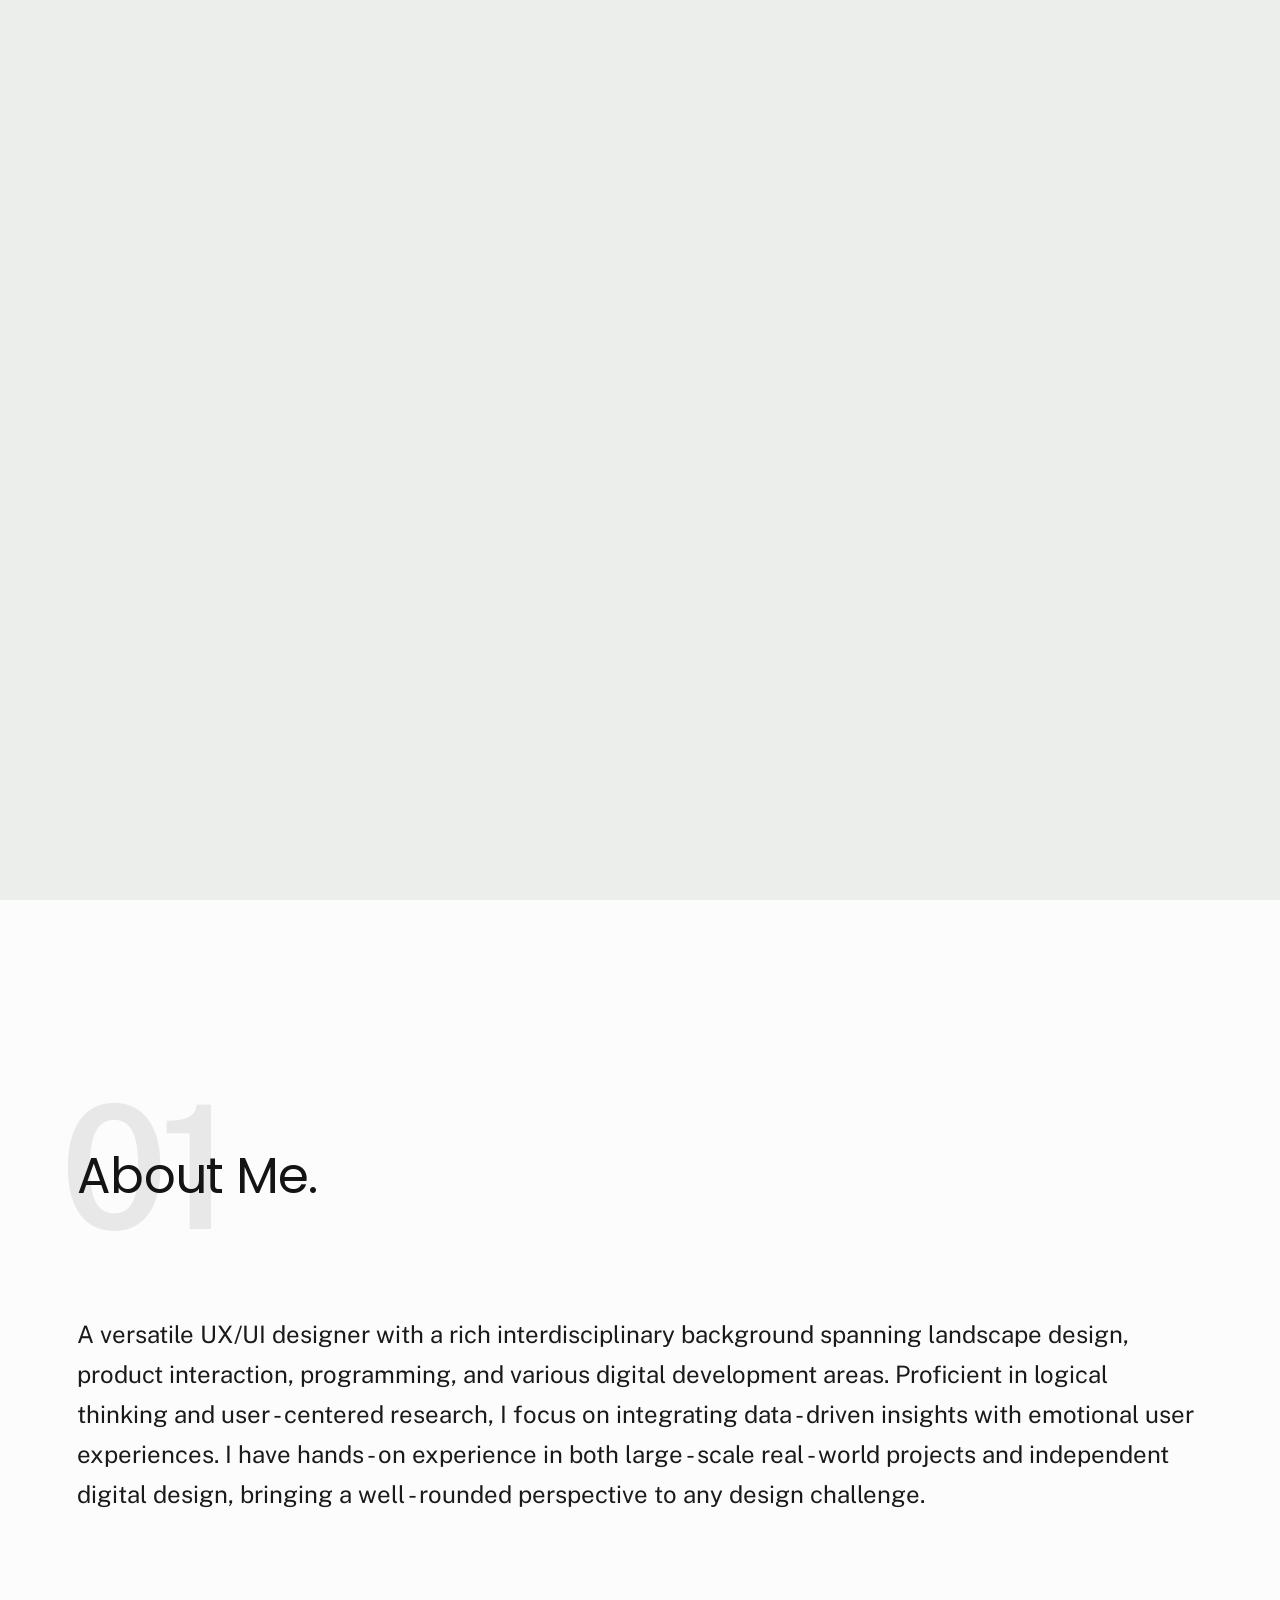
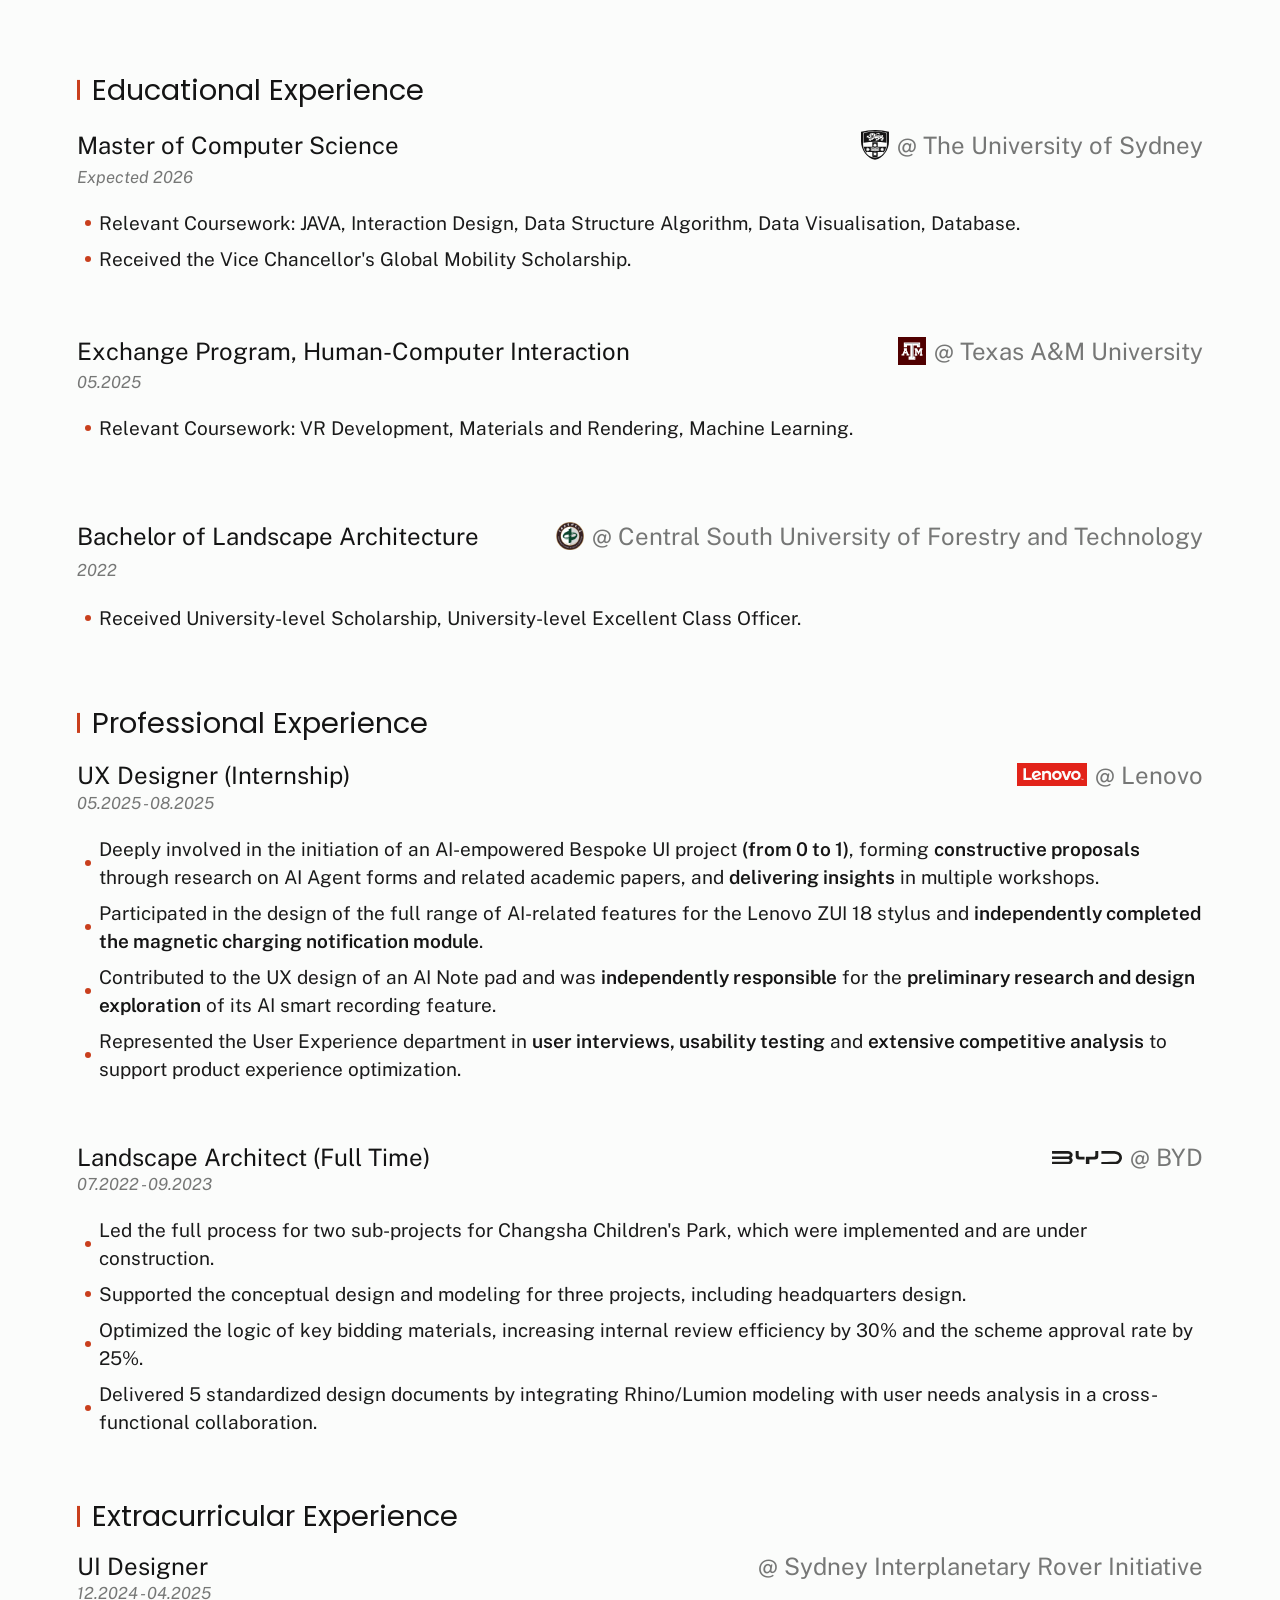
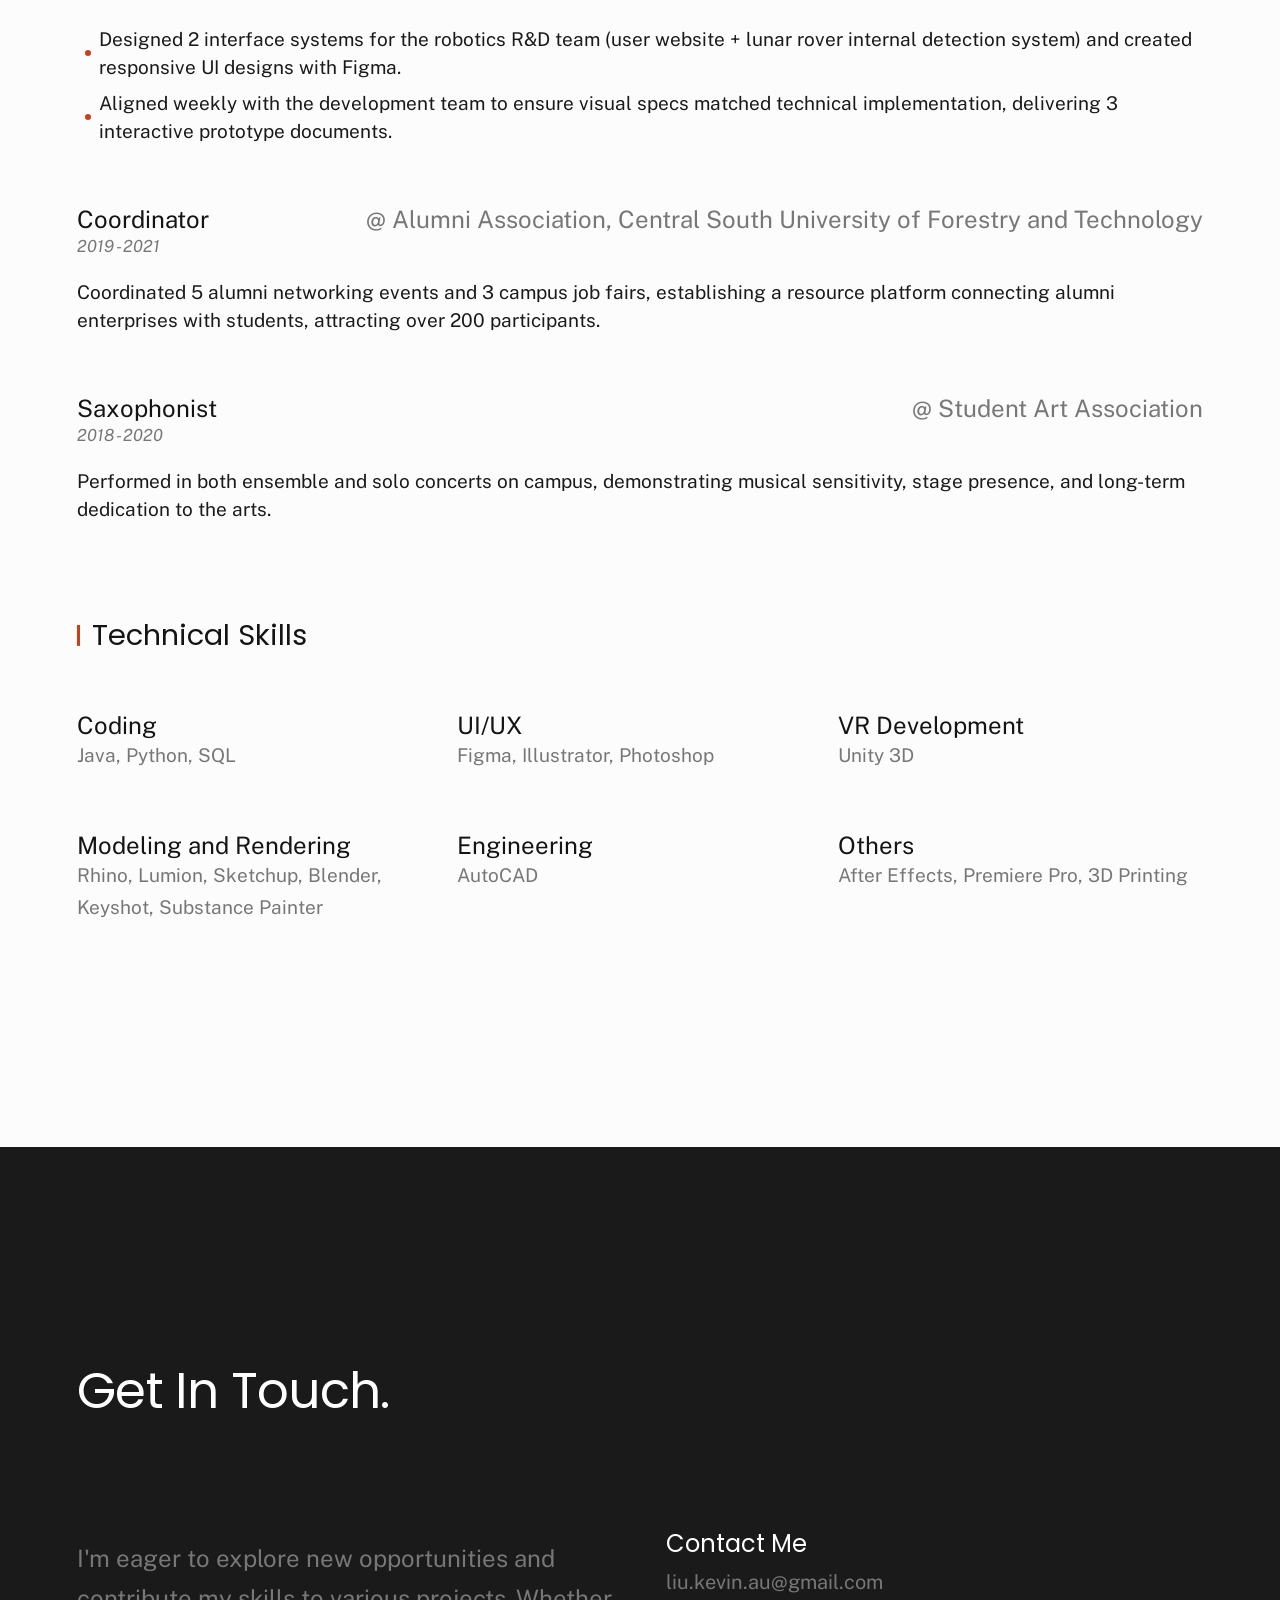
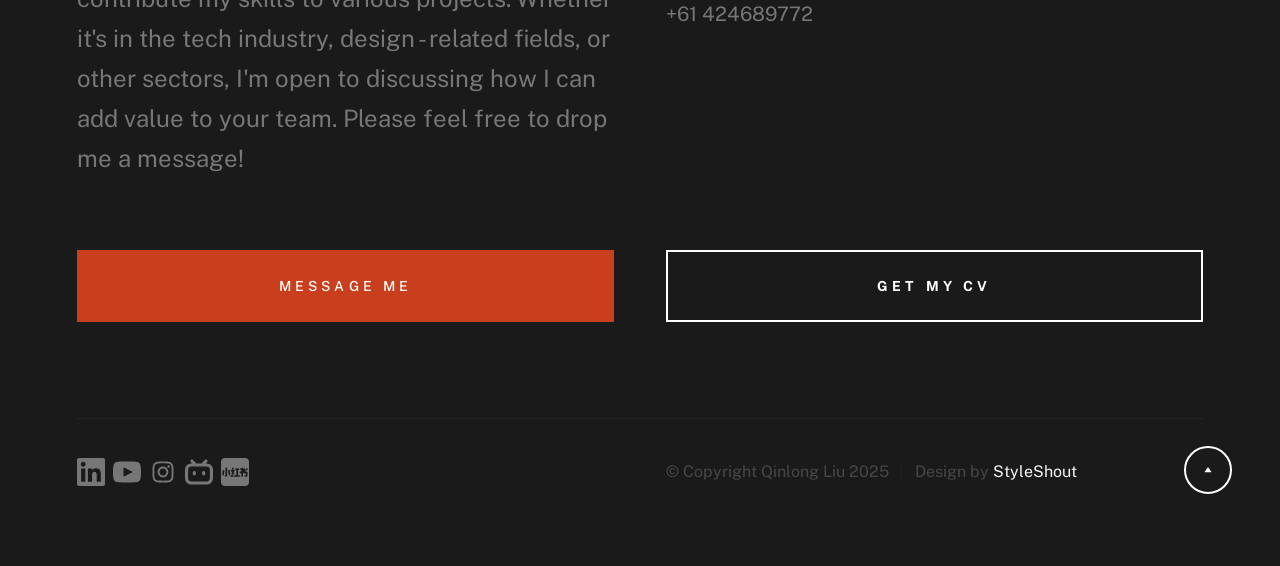
<file: index.html>
<!DOCTYPE html>
<html lang="en" class="no-js" >
<head>

    <!--- basic page needs
    ================================================== -->
    <meta charset="utf-8">
    <meta name="viewport" content="width=device-width, initial-scale=1">
    <title>Kevin Liu</title>

    <script>
        document.documentElement.classList.remove('no-js');
        document.documentElement.classList.add('js');
    </script>

    <!-- CSS
    ================================================== -->
    <link rel="stylesheet" href="css/vendor.css">
    <link rel="stylesheet" href="css/styles.css">

    <!-- favicons
    ================================================== -->
    <link rel="apple-touch-icon" sizes="180x180" href="apple-touch-icon.png">
    <link rel="icon" type="image/png" sizes="32x32" href="icon32.png">
    <link rel="icon" type="image/png" sizes="16x16" href="icon16.png">
    <link rel="manifest" href="site.webmanifest">

</head>


<body id="top">

    
    <!-- preloader
    ================================================== -->
    <div id="preloader">
        <div id="loader" class="dots-fade">
            <div></div>
            <div></div>
            <div></div>
        </div>
    </div>


    <!-- page wrap
    ================================================== -->
    <div id="page" class="s-pagewrap">


        <!-- # site header 
        ================================================== -->
        <header class="s-header">
            <div class="row s-header__inner">
        
                <div class="s-header__block">
                    <div class="s-header__logo">
                        <a class="logo" href="index.html">
                            <img src="images/logo1.svg" alt="Homepage" style="height: 30px;">
                        </a>
                    </div>
                    <a class="s-header__menu-toggle" href="#0"><span>Menu</span></a>
                </div> <nav class="s-header__nav">    
                    <ul class="s-header__menu-links">
                        <li class="current"><a class="smoothscroll" href="#about" data-key="navAbout">About</a></li>
                        <li><a href="works.html" data-key="navWorks">Works</a></li>
                        <li><a href="#0" id="lang-switcher">中文</a></li> 
                    </ul> 
                </nav> 
            </div> 
        </header> <!-- end s-header -->


        <!-- # intro
        ================================================== -->
        <section id="intro" class="s-intro target-section">

            <div class="row s-intro__content width-sixteen-col">
                <div class="column lg-12 s-intro__content-inner grid-block grid-16">
                    
                    <div class="s-intro__content-text">

                        <div class="s-intro__content-pretitle text-pretitle" data-key="introHello">Hello</div>
                        <h1 class="s-intro__content-title" data-key="introTitle">
                        I'm Kevin Liu <br>
                        a UX Designer <br>
                        based in Sydney.
                        </h1>                            

                        <div class="s-intro__content-btns">
                            <a class="smoothscroll btn" href="#about" data-key="introBtnMore">More About Me</a>
                            <a class="smoothscroll btn btn--stroke" href="#footer" data-key="introBtnContact">Get In Touch</a>
                        </div> <!-- s-intro__content-btns -->   

                    </div> <!-- s-intro__content-text -->                     
                    
                </div> <!-- s-intro__content-inner -->  
            </div> <!-- s-intro__content -->

            <ul class="s-intro__social social-list">
                <li>
                    <a href="https://www.linkedin.com/in/qinlong-liu">
                        <svg xmlns="http://www.w3.org/2000/svg" width="24" height="24" viewBox="0 0 24 24" style="fill:rgba(0, 0, 0, 1);"><path d="M20.447 20.452h-3.554v-5.569c0-1.328-.027-3.037-1.852-3.037-1.853 0-2.136 1.445-2.136 2.939v5.667H9.351V9h3.414v1.561h.046c.477-.9 1.637-1.85 3.37-1.85 3.601 0 4.267 2.37 4.267 5.455v6.286zM5.337 7.433c-1.144 0-2.063-.926-2.063-2.065 0-1.138.92-2.063 2.063-2.063 1.14 0 2.064.925 2.064 2.063 0 1.139-.925 2.065-2.064 2.065zm1.782 13.019H3.555V9h3.564v11.452zM22.225 0H1.771C.792 0 0 .774 0 1.729v20.542C0 23.227.792 24 1.771 24h20.451C23.2 24 24 23.227 24 22.271V1.729C24 .774 23.2 0 22.222 0h.003z"></path></svg>
                        <span class="u-screen-reader-text">LinkedIn</span>
                    </a>
                </li>
                <li>
                    <a href="https://www.youtube.com/@chansonliu">
                        <svg xmlns="http://www.w3.org/2000/svg" width="24" height="24" viewBox="0 0 24 24" style="fill:rgba(0, 0, 0, 1);"><path d="M19.615 3.184c-3.604-.246-11.631-.245-15.23 0-3.897.266-4.356 2.62-4.385 8.816.029 6.185.484 8.549 4.385 8.816 3.6.245 11.626.246 15.23 0 3.897-.266 4.356-2.62 4.385-8.816-.029-6.185-.484-8.549-4.385-8.816zm-10.615 12.816v-8l8 3.993-8 4.007z"></path></svg>
                        <span class="u-screen-reader-text">YouTube</span>
                    </a>
                </li>
                <li>
                    <a href="https://www.instagram.com/_kevin_liuuu/profilecard/?igsh=MXM1NW81Y3Jka3ltdw==">
                        <svg xmlns="http://www.w3.org/2000/svg" width="24" height="24" viewBox="0 0 24 24" style="fill:rgba(0, 0, 0, 1);"><path d="M11.999,7.377c-2.554,0-4.623,2.07-4.623,4.623c0,2.554,2.069,4.624,4.623,4.624c2.552,0,4.623-2.07,4.623-4.624 C16.622,9.447,14.551,7.377,11.999,7.377L11.999,7.377z M11.999,15.004c-1.659,0-3.004-1.345-3.004-3.003 c0-1.659,1.345-3.003,3.004-3.003s3.002,1.344,3.002,3.003C15.001,13.659,13.658,15.004,11.999,15.004L11.999,15.004z"></path><circle cx="16.806" cy="7.207" r="1.078"></circle><path d="M20.533,6.111c-0.469-1.209-1.424-2.165-2.633-2.632c-0.699-0.263-1.438-0.404-2.186-0.42 c-0.963-0.042-1.268-0.054-3.71-0.054s-2.755,0-3.71,0.054C7.548,3.074,6.809,3.215,6.11,3.479C4.9,3.946,3.945,4.902,3.477,6.111 c-0.263,0.7-0.404,1.438-0.419,2.186c-0.043,0.962-0.056,1.267-0.056,3.71c0,2.442,0,2.753,0.056,3.71 c0.015,0.748,0.156,1.486,0.419,2.187c0.469,1.208,1.424,2.164,2.634,2.632c0.696,0.272,1.435,0.426,2.185,0.45 c0.963,0.042,1.268,0.055,3.71,0.055s2.755,0,3.71-0.055c0.747-0.015,1.486-0.157,2.186-0.419c1.209-0.469,2.164-1.424,2.633-2.633 c0.263-0.7,0.404-1.438,0.419-2.186c0.043-0.962,0.056-1.267,0.056-3.71s0-2.753-0.056-3.71C20.941,7.57,20.801,6.819,20.533,6.111z M19.315,15.643c-0.007,0.576-0.111,1.147-0.311,1.688c-0.305,0.787-0.926,1.409-1.712,1.711c-0.535,0.199-1.099,0.303-1.67,0.311 c-0.95,0.044-1.218,0.055-3.654,0.055c-2.438,0-2.687,0-3.655-0.055c-0.569-0.007-1.135-0.112-1.669-0.311 c-0.789-0.301-1.414-0.923-1.719-1.711c-0.196-0.534-0.302-1.099-0.311-1.669c-0.043-0.95-0.053-1.218-0.053-3.654 c0-2.437,0-2.686,0.053-3.655c0.007-0.576,0.111-1.146,0.311-1.687c0.305-0.789,0.93-1.41,1.719-1.712 c0.534-0.198,1.1-0.303,1.669-0.311c0.951-0.043,1.218-0.055,3.655-0.055c2.437,0,2.687,0,3.654,0.055 c0.571,0.007,1.135,0.112,1.67,0.311c0.786,0.303,1.407,0.925,1.712,1.712c0.196,0.534,0.302,1.099,0.311,1.669 c0.043,0.951,0.054,1.218,0.054,3.655c0,2.436,0,2.698-0.043,3.654H19.315z"></path></svg>
                        <span class="u-screen-reader-text">Instagram</span>
                    </a>
                </li>
                <li>
                    <a href="https://space.bilibili.com/517540615">
                        <svg xmlns="http://www.w3.org/2000/svg" width="24" height="24" viewBox="0 0 24 24" style="fill:rgba(0, 0, 0, 1);"><path d="M17.813 4.653h.854c1.51.054 2.769.578 3.773 1.574 1.004.995 1.524 2.249 1.56 3.76v7.36c-.036 1.51-.556 2.769-1.56 3.773s-2.262 1.524-3.773 1.56H5.333c-1.51-.036-2.769-.556-3.773-1.56S.036 18.858 0 17.347v-7.36c.036-1.511.556-2.765 1.56-3.76 1.004-.996 2.262-1.52 3.773-1.574h.774l-1.174-1.12a1.234 1.234 0 0 1-.373-.906c0-.356.124-.658.373-.907l.027-.027c.267-.249.573-.373.92-.373.347 0 .653.124.92.373L9.653 4.44c.071.071.134.147.187.227h4.267a.836.836 0 0 1 .16-.227l2.853-2.747c.267-.249.573-.373.92-.373.347 0 .662.151.929.4.267.249.391.551.391.907 0 .355-.124.657-.373.906zM5.333 7.24c-.746.018-1.373.276-1.88.773-.506.498-.769 1.13-.786 1.894v7.52c.017.764.28 1.395.786 1.893.507.499 1.134.757 1.88.773h13.334c.746-.016 1.373-.274 1.88-.773.506-.498.769-1.129.786-1.893v-7.52c-.017-.765-.28-1.396-.786-1.894-.507-.497-1.134-.755-1.88-.773zM8 11.107c.373 0 .684.124.933.373.25.249.383.569.4.96v1.173c-.017.391-.15.711-.4.96-.249.25-.56.374-.933.374s-.684-.125-.933-.374c-.25-.249-.383-.569-.4-.96V12.44c0-.373.129-.689.386-.947.258-.257.574-.386.947-.386zm8 0c.373 0 .684.124.933.373.25.249.383.569.4.96v1.173c-.017.391-.15.711-.4.96-.249.25-.56.374-.933.374s-.684-.125-.933-.374c-.25-.249-.383-.569-.4-.96V12.44c.017-.391.15-.711.4-.96.249-.249.56-.373.933-.373z"></path></svg>
                        <span class="u-screen-reader-text">Bilibili</span>
                    </a>
                </li>
                <li>
                    <a href="https://www.xiaohongshu.com/user/profile/6448c0c9000000002a00bfa1?xsec_token=YB5CaxHLDXG-0ed8PuHcMlKLbtCLVKPhkq6IVpWFTTg7U%3D&xsec_source=app_share&xhsshare=CopyLink&appuid=6448c0c9000000002a00bfa1&apptime=1749907746&share_id=215a7a3326c74852b4a5306e6a7e4204&share_channel=copy_link">
                        <svg id="小红书" data-name="小红书" xmlns="http://www.w3.org/2000/svg" viewBox="0 0 199.96 200"><path d="M194.56,11a25.15,25.15,0,0,0-5.64-5.64,26.67,26.67,0,0,0-16-5.4H27A26.9,26.9,0,0,0,11,5.4,25.15,25.15,0,0,0,5.32,11,27.07,27.07,0,0,0,0,27.07V173a26.5,26.5,0,0,0,5.4,16A25.15,25.15,0,0,0,11,194.6,26.67,26.67,0,0,0,27,200H172.92a26.5,26.5,0,0,0,16-5.4,25.15,25.15,0,0,0,5.64-5.64,26.67,26.67,0,0,0,5.4-16V27.07a27.14,27.14,0,0,0-5.4-16Zm-123,80.18c3.19-7.08,6.79-14,10.19-21H93.5C90.62,75.94,87.42,81.54,85.38,87c4.76-.28,9.08-.52,14.16-.8C96.82,91.62,94.42,96.46,92,101.3c-.32.64-.64,1.32-1,2-2.52,5-2.52,5.08,3.08,5.2a21.37,21.37,0,0,1,2.24.2c-1.56,3.08-3,5.88-4.44,8.64a2,2,0,0,1-1.36,1,116.68,116.68,0,0,1-12.4-.32c-3-.32-4.11-2.6-3-5.4,1.4-3.48,3.08-6.88,4.64-10.32.52-1.2,1.08-2.36,1.84-4.12-2.28,0-4,0-5.64,0-4.83-.2-6.47-2.4-4.47-6.88ZM14.88,128.57c-2.48-4.32-4.72-8.31-7-12.31,0-.48,4.48-14.16,3.48-29.64H23.68S24.12,115.62,14.88,128.57ZM43.63,127c.12,7.24-4.88,7.24-4.88,7.24H31.67l-7.43-9.83H32V70.23H43.75c0,17.75,0,39-.12,56.78Zm17,.92C55.07,123,52,108.34,52.11,86.54H63.67c-.88,11.48,2.84,26.8,2.84,26.8s-3.4,7.52-5.84,14.59ZM86,133a2.85,2.85,0,0,1-2,1.2c-5.44.08-10.91,0-17.15,0,2.36-4.72,4.32-8.56,6-11.91H91.54c-2.08,4.07-3.72,7.43-5.52,10.67Zm47.75,1.28h-42l5.68-11.23h12V86.3h-7.48V74.83H129V86.14h-7.39v37h12.15v11.19Zm55.59-8.48c0,8.48-8.28,8.24-8.28,8.24H170.29l-4.52-9.72,11.71,0s.12-8.8,0-11.84c-.08-2.56-1.48-4.2-4.07-4.24-5.2-.12-10.44,0-16.16,0v25.83h-11.6V108.42H133.93v-12h11.4V86.34h-7.56V75h7.68V70.23h11.72l.08,4.79h9.32s8.59-.2,8.63,8.16c0,2.48.08,10.6.08,13.32,9.88,0,14.08,2,14.08,8.84v20.47Zm-5-39.15h-6.24v-6a6.25,6.25,0,0,1,2.92-5.32c2.08-1.31,5-2.15,7.68.44a1.08,1.08,0,0,1,.28.32,6.28,6.28,0,0,1-4.64,10.52Z" transform="translate(0)"/></svg>
                        <span class="u-screen-reader-text">小红书</span>
                    </a>
                </li>
            </ul> <!-- end s-intro__social -->

            <div class="s-intro__content-media">                               
                <img src="images/IMG_6076.JPG" srcset="images/IMG_6076.JPG 1x, images/IMG_6076.JPG 2x" alt="">
            </div> <!-- s-intro__content-media -->                

            <div class="s-intro__btn-download">
                <a id="cv-download-link-intro" class="btn btn--stroke" href="Files/Kevin-CV-VR.pdf" download data-key="BtnDownloadCV">Get My CV</a>
            </div> <!-- end s-intro__btn-download -->
            
            <div class="s-intro__scroll-down">
                <a href="#about" class="smoothscroll">
                    <div class="scroll-icon">
                        <svg xmlns="http://www.w3.org/2000/svg" width="24" height="24" viewBox="0 0 24 24" style="fill: rgba(0, 0, 0, 1);transform: ;msFilter:;"><path d="M11.178 19.569a.998.998 0 0 0 1.644 0l9-13A.999.999 0 0 0 21 5H3a1.002 1.002 0 0 0-.822 1.569l9 13z"></path></svg>
                    </div>
                    <span class="scroll-text u-screen-reader-text">Scroll Down</span>
                </a>
            </div> <!-- s-intro__scroll-down -->

        </section> <!-- end s-intro -->


        <!-- # about
        ================================================== -->
        <section id="about" class="s-about target-section">

            <div class="row s-about__content">
                <div class="column xl-12">    
                    
                    <div class="section-header" data-num="01">
                        <h2 class="text-display-title" data-key="aboutTitle" data-key="aboutTitle">About Me.</h2>
                    </div> <!-- end section-header -->

                    <p class="attention-getter" data-key="aboutLead">
                        A versatile UX/UI designer with a rich interdisciplinary background spanning landscape design, product interaction, programming, and various digital development areas. Proficient in logical thinking and user - centered research, I focus on integrating data - driven insights with emotional user experiences. I have hands - on experience in both large - scale real - world projects and independent digital design, bringing a well - rounded perspective to any design challenge.                    </p>
            
                        <div class="row s-about__content-block">
                            <div class="column xl-12">
                        
                                <h4 class="s-about__block-title" data-key="aboutEducational">Educational Experience</h4>
                        
                                <div class="s-about__experience-item">
                                    <h6 style="display: flex; justify-content: space-between; align-items: center; width: 100%;">
        
                                        <span style="color: #141414;" data-key="aboutMaster">Master of Computer Science</span>
                                        
                                        <span style="display: flex; align-items: center; white-space: nowrap;">
                                            <svg id="USYD" data-name="USYD" xmlns="http://www.w3.org/2000/svg" viewBox="0 0 48.88 52" style="width: 28px; vertical-align: middle; margin-right: 8px;">
                                                <defs><style>.USYD-cls-1{fill:#141414;}</style></defs>
                                                <path class="USYD-cls-1" d="M25.82,33.8h3.85v-.59H25.82Zm0,1.59h3.85v-.58H25.82Zm0-3.18h3.85v-.59H25.82Zm-2.78,1H19.19v.59H23Zm0,1.6H19.19v.58H23Zm0-3.19H19.19v.59H23Zm6.13-10.2c-1.57-.08-3.17-.13-4.73-.13s-3.17.05-4.74.13v7.76H4.81A23,23,0,0,0,9.14,39.29a1.63,1.63,0,0,1,1.33-.68H19.7v8.08a17.57,17.57,0,0,0,4.72.64v.06h0v-.06a17.31,17.31,0,0,0,4.73-.65V38.61h9.25a1.61,1.61,0,0,1,1.32.67,23.45,23.45,0,0,0,4.33-10.11H29.17ZM21.7,23.83l2,1,.71-2.09.76,2.09,2-1-.95,2,2.09.72-2.09.75,1,2-2-.95-.71,2.07-.76-2.09-2,1,.95-2-2.09-.71,2.11-.75Zm-7,12.84-2-1-.76,2.09-.71-2.08-2,1,1-2-2.11-.75,2.09-.72-1-2,2,1,.75-2.09.72,2.08,2-.95-1,2,2.1.75-2.1.71Zm3.19-.15H17v-.64h.88Zm0-1.72H17v-.64h.88Zm0-1.71H17v-.64h.88Zm0-1.71H17v-.64h.88Zm.47,5.14V30.34h3.89a1.92,1.92,0,0,1,.24,0A1.55,1.55,0,0,1,24,31.9v5.17a1.58,1.58,0,0,0-1.21-.57C22.75,36.52,19.54,36.52,18.32,36.52Zm8.85,8-2-1-.71,2.09-.76-2.1-2,1,.95-2-2.09-.71,2.09-.76-1-2,2,1L24.42,38l.76,2.09,2-1-.95,2,2.09.72-2.09.75Zm7-13.35,2,.95.72-2.08.75,2.09,2-1-1,2,2.09.72-2.1.75,1,2-2-1-.71,2.08-.76-2.09-2,1,.95-2-2.09-.71,2.09-.75ZM31,30.73h.88v.64H31Zm0,1.72h.88v.64H31Zm0,1.71h.88v.64H31Zm0,1.72h.88v.64H31Zm-.46-5.54v6.18H26a1.57,1.57,0,0,0-1.21.56V31.91a1.54,1.54,0,0,1,1.58-1.55,1,1,0,0,1,.24,0h3.9ZM38.23,4A68.68,68.68,0,0,0,24.44,2.4,77.38,77.38,0,0,0,6,5.13c-.68.18-1.18.33-1.48.42V22.17a140.62,140.62,0,0,1,19.94-1.74,137.61,137.61,0,0,1,19.95,1.74V5.55l-1.48-.42C41.77,4.83,40.15,4.43,38.23,4ZM17.4,5.77c.3-.07-.36-.56.07-.54a5.18,5.18,0,0,1,1.88.35c.13,0,.22-.18.48-.36,0,0,.09,0,.13,0,.27.16.36.41.5.35a5.6,5.6,0,0,1,1.86-.35c.43,0-.23.48.07.54A3.41,3.41,0,0,1,25.1,9a3.65,3.65,0,0,1-.26,1.28c-.09.21-.3-.39-.39,0A6.43,6.43,0,0,1,23.8,12c-.33.61-.86-.65-1-.3a1.89,1.89,0,0,1-1.49.93c-.07,0-.12,0,0-.06a.6.6,0,0,0,.17-.36s0-.07,0-.09a1.32,1.32,0,0,0,.73-.94,7.46,7.46,0,0,1,.46-1.28c.43-.75-.08-1.65,0-1.85a1.05,1.05,0,0,0,.48-.89A1.06,1.06,0,0,0,22.1,6.1a1,1,0,0,0-.79.36l0,0c-.1.1-.19.22-.28.33s-.08.35.09.39c.73.19,1.19,1.81.9,2.34a6.17,6.17,0,0,0-.53,1.36.59.59,0,0,1-1.14.2v0c.21-.13.64-.39.64-.67l-.08-.88A.59.59,0,0,0,21.47,9a.35.35,0,0,0,.09-.07c.13-.12.2-.42-.06-.37a9.2,9.2,0,0,0-1.19.17.14.14,0,0,0-.1.11c0,.07.21,1.15.27,1.39,0,0,0,0,0,0l-.53,0-.53,0,0,0c.05-.25.28-1.33.28-1.33a.22.22,0,0,0,0-.12,6.23,6.23,0,0,0-1.27-.22.17.17,0,0,0-.16.06c-.1.16.07.32.2.38a.57.57,0,0,0,.56.56l0,0c0,.06-.1.88-.1.88,0,.29.44.53.65.66a.08.08,0,0,1,0,0,.62.62,0,0,1-.54.35.6.6,0,0,1-.59-.59,5.46,5.46,0,0,0-.54-1.38c-.31-.54.16-2.14.91-2.33a.25.25,0,0,0,.12-.4,1.78,1.78,0,0,0-1.15-.7A1.06,1.06,0,0,0,16.7,7.14c0,.67.52.77.48,1a2.27,2.27,0,0,0,.06,1.78,7.59,7.59,0,0,1,.47,1.24,1.31,1.31,0,0,0,.64.91c.16.1.09.23.15.36a.5.5,0,0,0,.13.15c.07.05,0,.07,0,.07A2,2,0,0,1,17,11.67c-.16-.35-.7.9-1,.3a7,7,0,0,1-.65-1.76c-.09-.35-.3.26-.39,0A3.55,3.55,0,0,1,14.7,9,3.39,3.39,0,0,1,17.4,5.77Zm4.43,1.09s0-.08,0-.09a.42.42,0,0,1,.27-.09.48.48,0,0,1,.48.48.43.43,0,0,1-.17.36s-.08,0-.09,0A2.45,2.45,0,0,0,21.83,6.86Zm-1.07,5.33c-.11.3-.54.2-.77.39a.08.08,0,0,1-.11,0c-.23-.19-.64-.1-.78-.43a.06.06,0,0,1,0-.08,1.24,1.24,0,0,0,.76-.39s.06,0,.11,0a1.16,1.16,0,0,0,.69.38S20.78,12.1,20.76,12.19Zm-3.2-4.68a.07.07,0,0,1-.1,0,.51.51,0,0,1-.18-.37.48.48,0,0,1,.48-.48.55.55,0,0,1,.33.12.09.09,0,0,1,0,.1A4.32,4.32,0,0,0,17.56,7.51Zm-4.19,6.1a1.06,1.06,0,0,0-.69.25c-.15.1-.19-.19,0-.78s-.77-.71-1-.5a1.3,1.3,0,0,1-1.87-.1c-.15-.16.35-.11.38-.25a.88.88,0,0,1,.31-.41c0-.07,0-.17,0-.2a.83.83,0,0,1-.47-.9c0-.08-.4-.1-.27-.23a1.44,1.44,0,0,1,1.84,0s.16,0,.17-.07a.7.7,0,0,1,.35-.72c.09-.07-.25-.36,0-.35,1.49.38.82,1.93,1.13,2.21a8.63,8.63,0,0,0,3.25,1.19,3.53,3.53,0,0,1,.6.21,2.49,2.49,0,0,0,2.26.26c.18-.07.18.16.12.21-2.09,2-3.68,1.48-4.23,1.13a1.24,1.24,0,0,0-1.56.25c-.06.06-.18.1-.23-.06a1.22,1.22,0,0,1,.13-.9C13.6,13.64,13.43,13.61,13.37,13.61Zm19.88,1.84a2.17,2.17,0,0,1-1.57.47.7.7,0,0,0-.58.18c-.05.06-.07.15-.09.16a.63.63,0,0,0,.1.48c.09.12.05.2-.07.22a.86.86,0,0,1-.64-.12c-.15-.08-.19,0-.22.08s.05.37.28.52.09.2-.09.26-.56,0-1-.27c-.25-.14-.45-.17-.63,0s-.09.22,0,.28.28.5-.15,1c-.14.17-.29-.32-.42-.25a1,1,0,0,1-1.25-.33c0-.05-.12-.06-.22,0-.29.2-.92.51-1.16-.05,0-.09-.37.13-.37,0A1.12,1.12,0,0,1,26.29,17c.1,0,.13-.07.08-.15a.82.82,0,0,1-.21-.72c.06-.2-.47-.25-.26-.36,1.07-.53,1.66.49,1.85.59a1.89,1.89,0,0,0,1.87-1c0-.15-.33-.21-.68-.3-.06,0-.1-.1,0-.19a5.5,5.5,0,0,1,3-1.59.24.24,0,0,1,.27.22,2,2,0,0,0,.18.67,2.73,2.73,0,0,0,.76,1C33.35,15.25,33.32,15.38,33.25,15.45ZM39.62,15c.14.08.14.15,0,.24a.87.87,0,0,1-.63.17c-.16,0-.16.1-.15.18s.22.3.48.34.17.14,0,.26-.52.23-1,.21-.85.55-.58.79.57.52.24,1.49c-.1.29-.29-.26-.44-.17a.71.71,0,0,1-.91-.28c-.08-.09-.16-.09-.21,0a.92.92,0,0,1-1.4.3c-.18-.1-.55.24-.58.13A1.13,1.13,0,0,1,35,17.4s.14-.18,0-.16-.63-.1-.67-.45c0-.08-.36-.05-.34-.15.09-.48,1.13-.83,1.86-.34s1.38-1,.83-1.62c-.4-.46-2.74.84-3.53-.85-.31-.67.08-1.25-.23-1.3a4.12,4.12,0,0,0-3.43.94A5.68,5.68,0,0,1,23,14a.14.14,0,0,0-.18.17.76.76,0,0,1-.07.75,3.77,3.77,0,0,1-1.46.92,1.19,1.19,0,0,0-.91,1.62c0,.12,0,.19-.14.17a1.77,1.77,0,0,1-1.36-1c0-.08-.11-.09-.21,0a.72.72,0,0,0-.18,1,.1.1,0,0,1-.08.16c-.39.05-.68-.41-1-.38a1.67,1.67,0,0,0-.63.29c-.06,0-.07.15,0,.29.43,1.28-.27,1.33-.32,1.3s0-.24-.23-.28a.79.79,0,0,1-.93-.75c0-.11-.06-.15-.12-.1-.27.19-.92.54-1.33,0-.06-.08-.25,0-.37.05s-.08-.1-.08-.15a1.37,1.37,0,0,1,.81-1.19c.1-.05.11-.1,0-.17-.23-.16-.62-.51-.49-.9,0-.07-.33-.21-.24-.27.8-.58,1.83.37,2,.49s.86.13,2.72-.92a7,7,0,0,0,2.13-1.63.34.34,0,0,1,.26-.13,3.23,3.23,0,0,0,2.07-.64.16.16,0,0,1,.23,0c1.07.73,1.61-.89,1.84-1.64,0-.15.06-.28.22-.29,3.92.19,11.34.16,11.34.16s1,.08.92-.53c-.07-1-4.12-.95-7.14-.53a8.58,8.58,0,0,1-3.62-.13,1.65,1.65,0,0,1-.88-.7,1.28,1.28,0,0,1-.1-.89,2.55,2.55,0,0,1,.26-.57c.78-1.19,2.56-1.29,3.13-1.29A.16.16,0,0,0,29,6.12a1.1,1.1,0,0,1,1-1A1.75,1.75,0,0,0,30.54,5c.08,0,.15,0,.12.06a.59.59,0,0,1-.17.33c-.53.45-.46.66-.39.71s.08,0,.12,0c1.6-1.39,2.52-.47,2.81-.17,0,.05.07.14,0,.17-1.08.23-1.51,1.2-3.72,1.05-.26,0-2.08-.11-2.66.71-.33.48-.1.92.88,1.14a16.76,16.76,0,0,0,3.29-.15c.8-.06,4.28-.5,6.11,0,.76.22,1.89.83,1.67,2a1.5,1.5,0,0,1-.86,1s-2,1.41,1.6,1.43c1.12,0,0,.93,0,1.19S39.45,14.87,39.62,15ZM33,7.2a1.24,1.24,0,0,0-.44.17c-.32.22-1.63.75-2,.12a2.66,2.66,0,0,0,1.5-.56,1.17,1.17,0,0,1,1,.13S33.12,7.17,33,7.2ZM24.44,0A108.76,108.76,0,0,0,0,3.25V19.5C0,34.15,10.52,49.37,24.44,52c14.43-2.82,24.44-17.86,24.44-32.5V3.25A88.82,88.82,0,0,0,24.44,0ZM45.25,25.44c0,11.93-9.09,22.74-20.81,22.75h0C12.7,48.18,3.61,37.35,3.61,25.44V4.91l.31-.09s10.55-3.27,20.5-3.27S44.93,4.82,44.93,4.82l.3.09S45.25,11.43,45.25,25.44Z" />
                                            </svg>
                                            <span data-key="aboutUSYD">@ The University of Sydney</span>
                                        </span>
                                    </h6>                                    
                                    <p><em data-key="aboutUSYDExpected">Expected 2026</em></p>
                                    <ul>
                                        <li data-key="aboutUSYDRelevant">Relevant Coursework: JAVA, Interaction Design, Data Structure Algorithm, Data Visualisation, Database. </li>
                                        <li data-key="aboutUSYDScholarship">Received the Vice Chancellor's Global Mobility Scholarship. </li>
                                    </ul>
                                </div>
                        
                                <div class="s-about__experience-item">
                                    <h6 style="display: flex; justify-content: space-between; align-items: center; width: 100%;">
                                        <span style="color: #141414;" data-key="aboutTAMUExchange">Exchange Program, Human-Computer Interaction</span>
                                        <span style="display: flex; align-items: center; white-space: nowrap;">
                                            <svg id="TAMU" data-name="TAMU" xmlns="http://www.w3.org/2000/svg" viewBox="0 0 630 635" style="width: 28px;margin-right: 8px;">
                                                <defs><style>.TAMU-cls-1{fill:#500000;}.TAMU-cls-2{fill:#fff;}.TAMU-cls-3{fill:#b1b3b6;}</style></defs>
                                                <rect class="TAMU-cls-1" width="629.79" height="634.79"/>
                                                <polygon class="TAMU-cls-2" points="546.16 252.65 499.39 252.65 496.69 252.65 495.47 255.1 461.56 325.7 427.52 255.06 426.33 252.65 423.64 252.65 378.43 252.65 374.16 252.65 374.16 256.95 374.16 281.02 374.16 285.33 378.43 285.33 386.16 285.33 386.16 386.44 377.8 386.44 373.5 386.44 373.5 390.75 373.5 414.82 373.5 419.12 377.8 419.12 428.57 419.12 432.87 419.12 432.87 414.82 432.87 390.75 432.87 386.44 428.57 386.44 419.79 386.44 419.79 314.68 457.71 392.88 461.56 400.86 465.48 392.88 503.79 314.51 503.79 386.44 495.43 386.44 491.09 386.44 491.09 390.75 491.09 414.82 491.09 419.12 495.43 419.12 546.16 419.12 550.47 419.12 550.47 414.82 550.47 390.75 550.47 386.44 546.16 386.44 537.42 386.44 537.42 285.33 546.16 285.33 550.47 285.33 550.47 281.02 550.47 256.95 550.47 252.65 546.16 252.65"/>
                                                <path class="TAMU-cls-2" d="M452.6,608.91H439.09L395.14,507.44h8.47V474.62H333.07v32.71h9.73L298.89,608.8h-18.3v32.71h64V608.8h-9.31l7.31-16.9h52.83l7.28,16.9H392.9v32.71H457V608.8l-4.37.11Zm-71.31-49.58H356.8L369.05,531l12.25,28.38Z" transform="translate(-201.28 -222.57)"/>
                                                <polygon class="TAMU-cls-2" points="492.42 125.68 136.21 125.68 131.28 125.68 131.28 130.61 131.28 225.78 131.28 230.71 136.21 230.71 197.72 230.71 202.65 230.71 202.65 225.78 202.65 190.44 278.65 190.44 278.65 441.2 243.27 441.2 238.37 441.2 238.37 446.13 238.37 507.64 238.37 512.58 243.27 512.58 385.32 512.58 390.26 512.58 390.26 507.64 390.26 446.13 390.26 441.2 385.32 441.2 350.02 441.2 350.02 190.44 425.56 190.44 425.56 225.32 425.56 230.26 430.49 230.26 492.42 230.26 497.36 230.26 497.36 225.32 497.36 130.61 497.36 125.68 492.42 125.68"/>
                                                <polygon class="TAMU-cls-3" points="360.55 470.49 375.6 454.99 375.6 497.46 360.55 483.08 360.55 470.49"/>
                                                <polygon class="TAMU-cls-3" points="335.5 456.11 320.42 470.94 320.42 160.88 335.5 175.89 335.5 456.11"/>
                                                <polygon class="TAMU-cls-3" points="161.44 155.42 145.97 140.37 475.17 140.37 455.72 155.42 161.44 155.42"/>
                                                <polygon class="TAMU-cls-3" points="483.15 216.47 468.11 202.09 468.11 163.81 483.15 148.35 483.15 216.47"/>
                                            </svg>
                                            <span data-key="aboutTAMU">@ Texas A&M University</span>
                                        </span>
                                    </h6>      
                                    <p><em>05.2025</em></p>
                                    <ul>
                                        <li data-key="aboutTAMURelevant">Relevant Coursework: VR Development, Materials and Rendering, Machine Learning.</li>
                                    </ul>
                                </div>

                                <div class="s-about__experience-item">
                                    <h6 style="display: flex; justify-content: space-between; align-items: center; width: 100%;">
        
                                        <span style="color: #141414;" data-key="aboutCSUFTBachelor">Bachelor of Landscape Architecture</span>
                                        
                                        <span style="display: flex; align-items: center; white-space: nowrap;">
                                            <img src="images/Central_South_University_of_Forestry_and_Technology_logo.png" alt="School Logo" style="width: 28px; margin-right: 8px; vertical-align: middle; transform: translateY(16px);">
                                            <span data-key="aboutCSUFT">@ Central South University of Forestry and Technology</span>
                                        </span>
                                    </h6>
                                    <p style="transform: translateY(-13px);"><em>2022</em></p>
                                    <ul style="transform: translateY(-11px);">
                                        <li data-key="aboutCSUFReceived">Received University-level Scholarship, University-level Excellent Class Officer. </li>
                                    </ul>
                                </div>

                                <h4 class="s-about__block-title" data-key="aboutProfessional">Professional Experience</h4>
                        
                                <div class="s-about__experience-item">
                                    <h6 style="display: flex; justify-content: space-between; align-items: center; width: 100%;">
                                        <span style="color: #141414;" data-key="aboutLenovoUX">UX Designer (Internship)</span>
                                        <span style="display: flex; align-items: center; white-space: nowrap;">
                                            <svg id="lenovo" data-name="lenovo" xmlns="http://www.w3.org/2000/svg" viewBox="0 0 2498.99 833" style="width: 70px; margin-right: 8px;">
                                                <defs><style>.Lenovo-cls-1{fill:#e22319;}</style></defs>
                                                <path class="Lenovo-cls-1" d="M701.35,349.25c-30.68,0-54.27,11.79-68.43,33-11.8,18.88-21.24,44.84-16.52,75.52l153.38-63.72C758,368.12,732,349.25,701.35,349.25Z" transform="translate(-0.5)"/>
                                                <path class="Lenovo-cls-1" d="M2103.06,356.32c-49.56,0-85,37.76-85,89.68,0,49.55,37.76,89.67,85,89.67,49.55,0,85-37.76,85-89.67C2190.36,396.44,2152.61,356.32,2103.06,356.32Z" transform="translate(-0.5)"/>
                                                <path class="Lenovo-cls-1" d="M.5,0V833h2499V0ZM231.76,606.46V191.14h89.67V526.23H522v80.23Zm479-66.07c33,0,54.28-4.73,92-33l54.28,40.12c-28.32,33-89.68,61.35-148.67,61.35-106.19,0-179.34-68.43-179.34-165.18,0-94.39,73.15-165.19,169.91-165.19,54.27,0,96.74,16.52,127.42,51.92A181.86,181.86,0,0,1,864.17,420L640,514.43C656.52,531,680.12,540.39,710.79,540.39Zm507.36-132.15V606.46h-87.31V424.76c0-42.48-37.76-68.44-73.16-68.44-47.2,0-73.15,35.4-73.15,68.44V608.82H897.21V287.89h87.32v44.83c26-35.39,66.07-51.91,103.83-51.91C1166.23,280.81,1220.5,335.08,1218.15,408.24ZM1425.8,611.18c-96.75,0-172.26-70.79-172.26-165.19,0-92,75.51-165.18,172.26-165.18S1598.06,351.6,1598.06,446,1522.56,611.18,1425.8,611.18Zm292.61-4.72L1586.27,285.53h99.1L1765.61,505l80.23-219.46H1945L1815.16,606.46Zm384.65,4.72c-96.75,0-172.26-70.79-172.26-165.19,0-92,75.51-165.18,172.26-165.18S2275.32,351.6,2275.32,446C2277.68,540.39,2202.16,611.18,2103.06,611.18Zm210-42.48h-14.16v37.76h-9.44V568.7h-14.16v-7.08h37.76Zm56.63,40.12h-9.44v-33L2346.11,597,2332,575.78v33h-9.44V561.63H2332l14.15,21.24,14.16-21.24h9.44Z" transform="translate(-0.5)"/>
                                                <path class="Lenovo-cls-1" d="M1425.8,356.32c-49.55,0-85,37.76-85,89.68,0,49.55,37.75,89.67,85,89.67,49.56,0,85-37.76,85-89.67C1513.11,396.44,1475.36,356.32,1425.8,356.32Z" transform="translate(-0.5)"/>
                                            </svg>
                                            <span data-key="aboutLenovo">@ Lenovo</span>
                                        </span>
                                    </h6>
                                    <p><em>05.2025 - 08.2025</em></p>
                                    <ul >
                                        <li data-key="aboutLenovoExperience1">Deeply involved in the 0-1 project launch of AI-powered Bespoke UI, forming constructive proposals through <strong>research on AI Agent forms and related papers</strong> and <strong>outputting insights</strong> in multiple workshops.</li>
                                        <li data-key="aboutLenovoExperience2">Participated in the design of all AI-related features for Lenovo ZUI18 stylus, and independently completed the charging prompt module.</li>
                                        <li data-key="aboutLenovoExperience3">Participated in the UX design of AI Note pad, and <strong>independently responsible</strong> for the <strong>preliminary research and design exploration</strong> of the AI smart recording function.</li>
                                        <li data-key="aboutLenovoExperience4">Represented the user experience department in <strong>user interviews, usability tests</strong> and <strong>competitor analysis</strong>, providing support for product experience optimization.</li>
                                    </ul>
                                </div>
                        
                                <div class="s-about__experience-item">
                                    <h6 style="display: flex; justify-content: space-between; align-items: center; width: 100%;">
                                        <span style="color: #141414;" data-key="aboutBYDArchitect">Landscape Architect (Full Time)</span>
                                        <span style="display: flex; align-items: center; white-space: nowrap;">
                                            <svg id="BYD" data-name="BYD" xmlns="http://www.w3.org/2000/svg" viewBox="0 0 968.88 186.6" style="width: 70px; margin-right: 8px;">
                                                <defs><style>.BYD-cls-1{fill:#1d1d1b;}</style></defs>
                                                <path class="BYD-cls-1" d="M386.9,355.2a67.6,67.6,0,0,0-57.4-27H110.9v36.1H328.5a29.3,29.3,0,0,1,20.6,6.1,17.26,17.26,0,0,1,4.9,19.1c-3.9,10.7-14.8,13.4-25.5,13.5H110.9v35.5H328.5c12.9,0,26.6,4.7,26.6,19.3s-13.7,19.1-26.6,19.3H110.9V513H329.5a67.79,67.79,0,0,0,57.4-27.2,51.32,51.32,0,0,0-7.7-65.8A51.18,51.18,0,0,0,386.9,355.2Z" transform="translate(-110.9 -327.6)"/>
                                                <path class="BYD-cls-1" d="M1043.1,349.4a123.32,123.32,0,0,0-72.9-20.8c-21.2,0-53.3,0-81.6-.9H794.9v36.5c70.2,0,118.7,0,173.7.9a84.66,84.66,0,0,1,47.6,12.3,52.62,52.62,0,0,1,13.9,73.2,51.08,51.08,0,0,1-13.9,13.9,85.87,85.87,0,0,1-48.4,12.8c-54.2,1.5-103.9,1-173.5,1v35.9c70.6,0,121.4,0,175.3-1a124.9,124.9,0,0,0,72.9-20.5,87.71,87.71,0,0,0,21.3-122.2,86.21,86.21,0,0,0-21.3-21.3Z" transform="translate(-110.9 -327.6)"/>
                                                <path class="BYD-cls-1" d="M505,408.8c-18.8,0-24.8-6.4-24.9-25.1s0-37.8,0-55.5H438.5v71.1c1.3,33.8,12.5,44.5,46.9,45.6h76V408.8Z" transform="translate(-110.9 -327.6)"/>
                                                <path class="BYD-cls-1" d="M710.4,383.7c0,18.3-6.1,24.2-24.9,24.5H579.8V514h48.7V444.7h73.9c36.7-1,47.8-11.4,49.1-45.6V327.6H710.4C710.4,345.7,710.6,365.9,710.4,383.7Z" transform="translate(-110.9 -327.6)"/>
                                            </svg>
                                            <span data-key="aboutBYD">@ BYD</span>
                                        </span>
                                    </h6>
                                    <p><em>07.2022 - 09.2023</em></p>
                                    <ul >
                                        <li data-key="aboutBYDExperience1">Led the full process for two sub-projects for Changsha Children's Park, which were implemented and are under construction. </li>
                                        <li data-key="aboutBYDExperience2">Supported the conceptual design and modeling for three projects, including headquarters design. </li>
                                        <li data-key="aboutBYDExperience3">Optimized the logic of key bidding materials, increasing internal review efficiency by 30% and the scheme approval rate by 25%. </li>
                                        <li data-key="aboutBYDExperience4">Delivered 5 standardized design documents by integrating Rhino/Lumion modeling with user needs analysis in a cross-functional collaboration. </li>
                                    </ul>
                                </div>
                                
                                <h4 class="s-about__block-title" data-key="aboutExtracurricular">Extracurricular Experience</h4>

                                <div class="s-about__experience-item">
                                    <h6 style="display: flex; justify-content: space-between; align-items: center; width: 100%;">
        
                                        <span style="color: #141414;" data-key="aboutSIRIUI">UI Designer</span>
                                        
                                        <span style="display: flex; align-items: center; white-space: nowrap;">
                                            <span data-key="aboutSIRI">@ Sydney Interplanetary Rover Initiative</span>
                                        </span>
                                    </h6>
                                    <p><em>12.2024 - 04.2025</em></p>
                                    <ul >
                                        <li data-key="aboutSIRIExperience1">Designed 2 interface systems for the robotics R&D team (user website + lunar rover internal detection system) and created responsive UI designs with Figma. </li>
                                        <li data-key="aboutSIRIExperience2">Aligned weekly with the development team to ensure visual specs matched technical implementation, delivering 3 interactive prototype documents. </li>
                                    </ul>
                                </div>

                                <div class="s-about__experience-item">
                                    <h6 style="display: flex; justify-content: space-between; align-items: center; width: 100%;">
        
                                        <span style="color: #141414;" data-key="aboutCSUFTAACoordinator">Coordinator</span>
                                        
                                        <span style="display: flex; align-items: center; white-space: nowrap;">
                                            <span data-key="aboutCSUFTAA">@ Alumni Association, Central South University of Forestry and Technology</span>
                                        </span>
                                    </h6>
                                    <p><em>2019 - 2021</em></p>
                                    <ul data-key="aboutCSUFTAAExperience">
                                        <li>Coordinated 5 alumni networking events and 3 campus job fairs, establishing a resource platform connecting alumni enterprises with students, attracting over 200 participants. </li>
                                    </ul>
                                </div>

                                <div class="s-about__experience-item">
                                    <h6 style="display: flex; justify-content: space-between; align-items: center; width: 100%;">
        
                                        <span style="color: #141414;" data-key="aboutCSUFTASaxophonist">Saxophonist</span>
                                        
                                        <span style="display: flex; align-items: center; white-space: nowrap;">
                                            <span data-key="aboutCSUFTA">@ Student Art Association</span>
                                        </span>
                                    </h6>
                                    <p><em>2018 - 2020</em></p>
                                    <ul data-key="aboutCSUFTASaxophonistExperience">
                                        <li>Performed in both ensemble and solo concerts on campus, demonstrating musical sensitivity, stage presence, and long-term dedication to the arts. </li>
                                    </ul>
                                </div>
                                
                            </div>
                        </div>

                </div> <!--end column -->
                <div class="column xl-12" >
                    <h4 class="s-about__block-title" data-key="aboutTechnical">Technical Skills</h4>
                    <div class="s-about__skill-list">
                        <div class="s-about__skill-category">
                            <h6>Coding</h6>
                            <p>Java, Python, SQL</p>
                        </div>
                        <div class="s-about__skill-category">
                            <h6>UI/UX</h6>
                            <p>Figma, Illustrator, Photoshop</p>
                        </div>
                        <div class="s-about__skill-category">
                            <h6>VR Development</h6>
                            <p>Unity 3D</p>
                        </div>                        
                    </div>
                    <div class="s-about__skill-list">                        
                        <div class="s-about__skill-category">
                            <h6>Modeling and Rendering</h6>
                            <p>Rhino, Lumion, Sketchup, Blender, Keyshot, Substance Painter</p>
                        </div>
                        <div class="s-about__skill-category">
                            <h6>Engineering</h6>
                            <p>AutoCAD</p>
                        </div>
                        <div class="s-about__skill-category">
                            <h6>Others</h6>
                            <p>After Effects, Premiere Pro, 3D Printing</p>
                        </div>
                    </div>
                </div>
            </div> <!--end s-about__content -->
            
        </section> <!-- end s-about -->   


        <!-- # footer 
        ================================================== -->
        <footer id="footer" class="s-footer target-section">

            <div class="row">
                <div class="column lg-12">
                    <div class="section-header light-on-dark">
                        <h2 class="text-display-title" data-key="footerTitle">Get In Touch.</h2>
                    </div> <!-- end section-header -->
                </div>
            </div>

            <div class="row s-footer__content">

                <div class="column xl-6 md-12 s-footer__block s-footer__about">                    
                    <p class="attention-getter" data-key="footerDesc">
                        "I'm eager to explore new opportunities and contribute my skills to various projects. Whether it's in the tech industry, design - related fields, or other sectors, I'm open to discussing how I can add value to your team. Please feel free to drop me a message!"
                    </p>               
                </div> <!-- end section-footer__about -->

                <div class="column xl-6 md-12 s-footer__block s-footer__site-links">
                    <div class="row">
                        <div class="column xl-6 md-6 tab-12">
                            <h5 data-key="footerContact">Contact Me</h5>
                            <ul class="link-list">
                                <li><a id="email-link" href="#" data-key="footerEmail"></a></li>
                                <li><a id="phone-link" href="#" data-key="footerPhone"></a></li>
                            </ul>
                        </div>
                    </div>                    
                </div> <!-- end section-footer__site-links -->

            </div> <!-- end section-footer__content -->


            <div class="row s-footer__buttons">
               
                <div class="column xl-6 tab-12">
                    <a href="mailto:#0" class="btn btn--primary btn--large u-fullwidth" data-key="footerMessage">Message Me</a>
                </div>
          
                <div class="column xl-6 tab-12">                    
                    <a id="cv-download-link-footer" href="/Files/Kevin-CV-VR.pdf" class="btn btn--stroke btn--large u-fullwidth" data-key="footerCV">Get My CV</a>
                </div>
            
            </div> <!-- end section-footer__buttons -->              
            
            <div class="row s-footer__bottom">
                
                <div class="column xl-6 lg-12">
                    <ul class="s-footer__social social-list">
                        <li>
                            <a href="https://www.linkedin.com/in/qinlong-liu">
                                <svg xmlns="http://www.w3.org/2000/svg" width="24" height="24" viewBox="0 0 24 24" style="fill:rgba(0, 0, 0, 1);"><path d="M20.447 20.452h-3.554v-5.569c0-1.328-.027-3.037-1.852-3.037-1.853 0-2.136 1.445-2.136 2.939v5.667H9.351V9h3.414v1.561h.046c.477-.9 1.637-1.85 3.37-1.85 3.601 0 4.267 2.37 4.267 5.455v6.286zM5.337 7.433c-1.144 0-2.063-.926-2.063-2.065 0-1.138.92-2.063 2.063-2.063 1.14 0 2.064.925 2.064 2.063 0 1.139-.925 2.065-2.064 2.065zm1.782 13.019H3.555V9h3.564v11.452zM22.225 0H1.771C.792 0 0 .774 0 1.729v20.542C0 23.227.792 24 1.771 24h20.451C23.2 24 24 23.227 24 22.271V1.729C24 .774 23.2 0 22.222 0h.003z"></path></svg>
                                <span class="u-screen-reader-text">LinkedIn</span>
                            </a>
                        </li>
                        <li>
                            <a href="https://www.youtube.com/@chansonliu">
                                <svg xmlns="http://www.w3.org/2000/svg" width="24" height="24" viewBox="0 0 24 24" style="fill:rgba(0, 0, 0, 1);"><path d="M19.615 3.184c-3.604-.246-11.631-.245-15.23 0-3.897.266-4.356 2.62-4.385 8.816.029 6.185.484 8.549 4.385 8.816 3.6.245 11.626.246 15.23 0 3.897-.266 4.356-2.62 4.385-8.816-.029-6.185-.484-8.549-4.385-8.816zm-10.615 12.816v-8l8 3.993-8 4.007z"></path></svg>
                                <span class="u-screen-reader-text">YouTube</span>
                            </a>
                        </li>
                        <li>
                            <a href="https://www.instagram.com/_kevin_liuuu/profilecard/?igsh=MXM1NW81Y3Jka3ltdw==">
                                <svg xmlns="http://www.w3.org/2000/svg" width="24" height="24" viewBox="0 0 24 24" style="fill:rgba(0, 0, 0, 1);"><path d="M11.999,7.377c-2.554,0-4.623,2.07-4.623,4.623c0,2.554,2.069,4.624,4.623,4.624c2.552,0,4.623-2.07,4.623-4.624 C16.622,9.447,14.551,7.377,11.999,7.377L11.999,7.377z M11.999,15.004c-1.659,0-3.004-1.345-3.004-3.003 c0-1.659,1.345-3.003,3.004-3.003s3.002,1.344,3.002,3.003C15.001,13.659,13.658,15.004,11.999,15.004L11.999,15.004z"></path><circle cx="16.806" cy="7.207" r="1.078"></circle><path d="M20.533,6.111c-0.469-1.209-1.424-2.165-2.633-2.632c-0.699-0.263-1.438-0.404-2.186-0.42 c-0.963-0.042-1.268-0.054-3.71-0.054s-2.755,0-3.71,0.054C7.548,3.074,6.809,3.215,6.11,3.479C4.9,3.946,3.945,4.902,3.477,6.111 c-0.263,0.7-0.404,1.438-0.419,2.186c-0.043,0.962-0.056,1.267-0.056,3.71c0,2.442,0,2.753,0.056,3.71 c0.015,0.748,0.156,1.486,0.419,2.187c0.469,1.208,1.424,2.164,2.634,2.632c0.696,0.272,1.435,0.426,2.185,0.45 c0.963,0.042,1.268,0.055,3.71,0.055s2.755,0,3.71-0.055c0.747-0.015,1.486-0.157,2.186-0.419c1.209-0.469,2.164-1.424,2.633-2.633 c0.263-0.7,0.404-1.438,0.419-2.186c0.043-0.962,0.056-1.267,0.056-3.71s0-2.753-0.056-3.71C20.941,7.57,20.801,6.819,20.533,6.111z M19.315,15.643c-0.007,0.576-0.111,1.147-0.311,1.688c-0.305,0.787-0.926,1.409-1.712,1.711c-0.535,0.199-1.099,0.303-1.67,0.311 c-0.95,0.044-1.218,0.055-3.654,0.055c-2.438,0-2.687,0-3.655-0.055c-0.569-0.007-1.135-0.112-1.669-0.311 c-0.789-0.301-1.414-0.923-1.719-1.711c-0.196-0.534-0.302-1.099-0.311-1.669c-0.043-0.95-0.053-1.218-0.053-3.654 c0-2.437,0-2.686,0.053-3.655c0.007-0.576,0.111-1.146,0.311-1.687c0.305-0.789,0.93-1.41,1.719-1.712 c0.534-0.198,1.1-0.303,1.669-0.311c0.951-0.043,1.218-0.055,3.655-0.055c2.437,0,2.687,0,3.654,0.055 c0.571,0.007,1.135,0.112,1.67,0.311c0.786,0.303,1.407,0.925,1.712,1.712c0.196,0.534,0.302,1.099,0.311,1.669 c0.043,0.951,0.054,1.218,0.054,3.655c0,2.436,0,2.698-0.043,3.654H19.315z"></path></svg>
                                <span class="u-screen-reader-text">Instagram</span>
                            </a>
                        </li>
                        <li>
                            <a href="https://space.bilibili.com/517540615">
                                <svg xmlns="http://www.w3.org/2000/svg" width="24" height="24" viewBox="0 0 24 24" style="fill:rgba(0, 0, 0, 1);"><path d="M17.813 4.653h.854c1.51.054 2.769.578 3.773 1.574 1.004.995 1.524 2.249 1.56 3.76v7.36c-.036 1.51-.556 2.769-1.56 3.773s-2.262 1.524-3.773 1.56H5.333c-1.51-.036-2.769-.556-3.773-1.56S.036 18.858 0 17.347v-7.36c.036-1.511.556-2.765 1.56-3.76 1.004-.996 2.262-1.52 3.773-1.574h.774l-1.174-1.12a1.234 1.234 0 0 1-.373-.906c0-.356.124-.658.373-.907l.027-.027c.267-.249.573-.373.92-.373.347 0 .653.124.92.373L9.653 4.44c.071.071.134.147.187.227h4.267a.836.836 0 0 1 .16-.227l2.853-2.747c.267-.249.573-.373.92-.373.347 0 .662.151.929.4.267.249.391.551.391.907 0 .355-.124.657-.373.906zM5.333 7.24c-.746.018-1.373.276-1.88.773-.506.498-.769 1.13-.786 1.894v7.52c.017.764.28 1.395.786 1.893.507.499 1.134.757 1.88.773h13.334c.746-.016 1.373-.274 1.88-.773.506-.498.769-1.129.786-1.893v-7.52c-.017-.765-.28-1.396-.786-1.894-.507-.497-1.134-.755-1.88-.773zM8 11.107c.373 0 .684.124.933.373.25.249.383.569.4.96v1.173c-.017.391-.15.711-.4.96-.249.25-.56.374-.933.374s-.684-.125-.933-.374c-.25-.249-.383-.569-.4-.96V12.44c0-.373.129-.689.386-.947.258-.257.574-.386.947-.386zm8 0c.373 0 .684.124.933.373.25.249.383.569.4.96v1.173c-.017.391-.15.711-.4.96-.249.25-.56.374-.933.374s-.684-.125-.933-.374c-.25-.249-.383-.569-.4-.96V12.44c.017-.391.15-.711.4-.96.249-.249.56-.373.933-.373z"></path></svg>
                                <span class="u-screen-reader-text">Bilibili</span>
                            </a>
                        </li>
                        <li>
                            <a href="https://www.xiaohongshu.com/user/profile/6448c0c9000000002a00bfa1?xsec_token=YB5CaxHLDXG-0ed8PuHcMlKLbtCLVKPhkq6IVpWFTTg7U%3D&xsec_source=app_share&xhsshare=CopyLink&appuid=6448c0c9000000002a00bfa1&apptime=1749907746&share_id=215a7a3326c74852b4a5306e6a7e4204&share_channel=copy_link">
                                <svg id="小红书" data-name="小红书" xmlns="http://www.w3.org/2000/svg" viewBox="0 0 199.96 200"><path d="M194.56,11a25.15,25.15,0,0,0-5.64-5.64,26.67,26.67,0,0,0-16-5.4H27A26.9,26.9,0,0,0,11,5.4,25.15,25.15,0,0,0,5.32,11,27.07,27.07,0,0,0,0,27.07V173a26.5,26.5,0,0,0,5.4,16A25.15,25.15,0,0,0,11,194.6,26.67,26.67,0,0,0,27,200H172.92a26.5,26.5,0,0,0,16-5.4,25.15,25.15,0,0,0,5.64-5.64,26.67,26.67,0,0,0,5.4-16V27.07a27.14,27.14,0,0,0-5.4-16Zm-123,80.18c3.19-7.08,6.79-14,10.19-21H93.5C90.62,75.94,87.42,81.54,85.38,87c4.76-.28,9.08-.52,14.16-.8C96.82,91.62,94.42,96.46,92,101.3c-.32.64-.64,1.32-1,2-2.52,5-2.52,5.08,3.08,5.2a21.37,21.37,0,0,1,2.24.2c-1.56,3.08-3,5.88-4.44,8.64a2,2,0,0,1-1.36,1,116.68,116.68,0,0,1-12.4-.32c-3-.32-4.11-2.6-3-5.4,1.4-3.48,3.08-6.88,4.64-10.32.52-1.2,1.08-2.36,1.84-4.12-2.28,0-4,0-5.64,0-4.83-.2-6.47-2.4-4.47-6.88ZM14.88,128.57c-2.48-4.32-4.72-8.31-7-12.31,0-.48,4.48-14.16,3.48-29.64H23.68S24.12,115.62,14.88,128.57ZM43.63,127c.12,7.24-4.88,7.24-4.88,7.24H31.67l-7.43-9.83H32V70.23H43.75c0,17.75,0,39-.12,56.78Zm17,.92C55.07,123,52,108.34,52.11,86.54H63.67c-.88,11.48,2.84,26.8,2.84,26.8s-3.4,7.52-5.84,14.59ZM86,133a2.85,2.85,0,0,1-2,1.2c-5.44.08-10.91,0-17.15,0,2.36-4.72,4.32-8.56,6-11.91H91.54c-2.08,4.07-3.72,7.43-5.52,10.67Zm47.75,1.28h-42l5.68-11.23h12V86.3h-7.48V74.83H129V86.14h-7.39v37h12.15v11.19Zm55.59-8.48c0,8.48-8.28,8.24-8.28,8.24H170.29l-4.52-9.72,11.71,0s.12-8.8,0-11.84c-.08-2.56-1.48-4.2-4.07-4.24-5.2-.12-10.44,0-16.16,0v25.83h-11.6V108.42H133.93v-12h11.4V86.34h-7.56V75h7.68V70.23h11.72l.08,4.79h9.32s8.59-.2,8.63,8.16c0,2.48.08,10.6.08,13.32,9.88,0,14.08,2,14.08,8.84v20.47Zm-5-39.15h-6.24v-6a6.25,6.25,0,0,1,2.92-5.32c2.08-1.31,5-2.15,7.68.44a1.08,1.08,0,0,1,.28.32,6.28,6.28,0,0,1-4.64,10.52Z" transform="translate(0)"/></svg>
                                <span class="u-screen-reader-text">小红书</span>
                            </a>
                        </li>
                    </ul>
                </div>

                <div class="column xl-6 lg-12">
                    <p class="ss-copyright">
                        <span>© Copyright Qinlong Liu 2025</span> 
                        <span>Design by <a href="https://styleshout.com/">StyleShout</a></span>
                    </p>
                </div>

            </div> <!-- end section-footer__bottom -->          

            <div class="ss-go-top">
                <a class="smoothscroll" title="Back to Top" href="#top">                 
                    <svg xmlns="http://www.w3.org/2000/svg" width="24" height="24" viewBox="0 0 24 24" style="fill: rgba(0, 0, 0, 1);"><path d="M5.536 21.886a1.004 1.004 0 0 0 1.033-.064l13-9a1 1 0 0 0 0-1.644l-13-9A1 1 0 0 0 5 3v18a1 1 0 0 0 .536.886z"></path></svg>
                </a>                                
                <span>Back To Top</span>   
            </div> <!-- end ss-go-top -->
            
        </footer> <!-- end s-footer -->

    </div> <!-- end page-wrap -->


    <!-- Java Script
    ================================================== -->
    <script src="js/plugins.js"></script>
    <script src="js/main.js"></script>

    <script src="js/translations.js"></script>
    <script src="js/translator.js"></script>
</body>
</html>
</file>
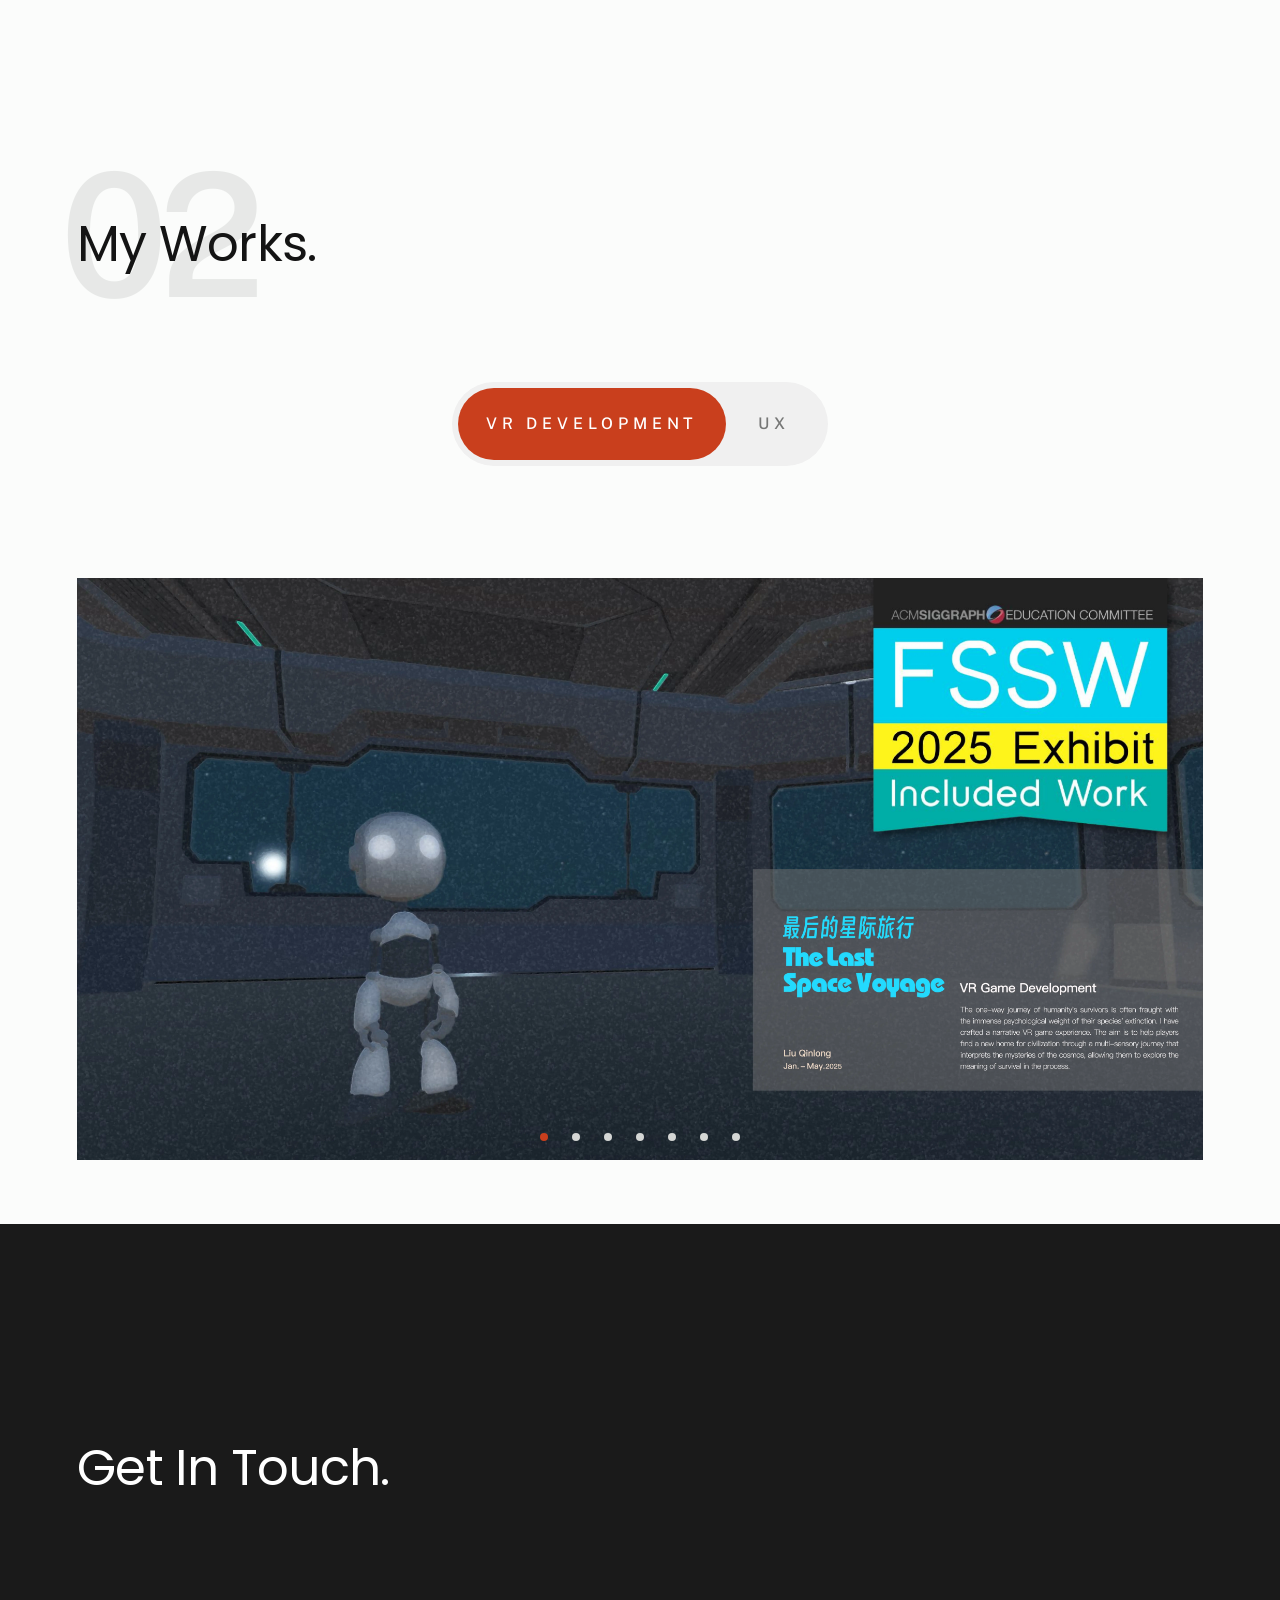
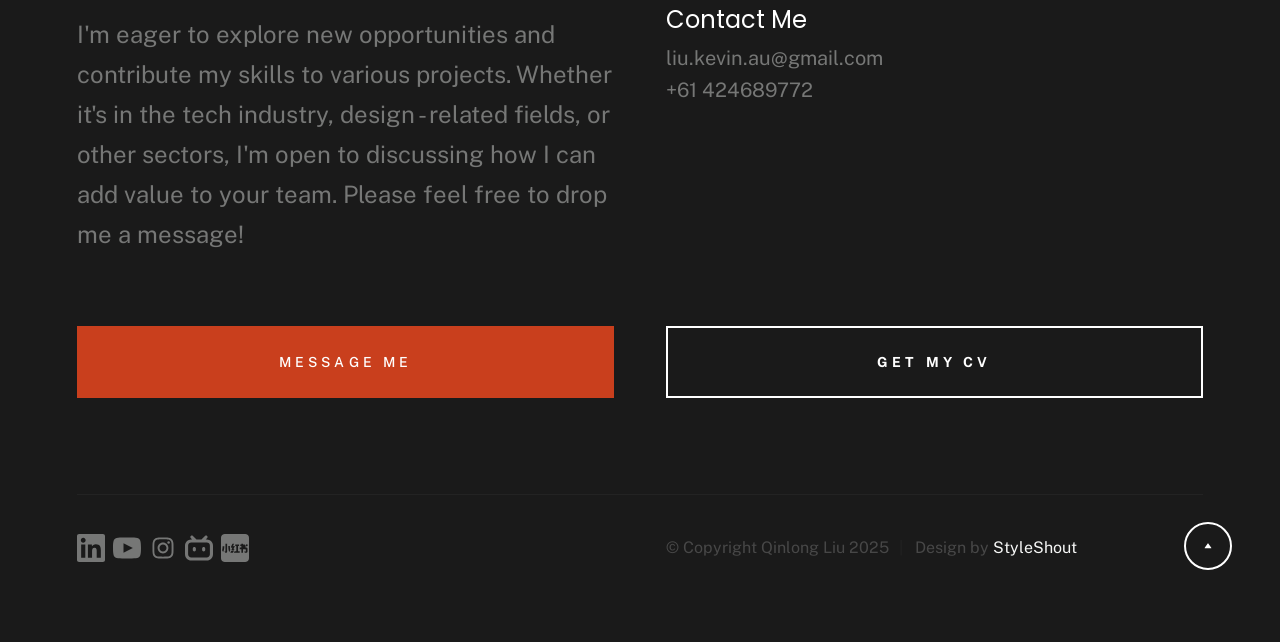
<file: works.html>
<!DOCTYPE html>
<html lang="en" class="no-js" >
<head>
    <meta charset="utf-8">
    <meta name="viewport" content="width=device-width, initial-scale=1">
    <title>Kevin Liu - Works</title>

    <script>
        document.documentElement.classList.remove('no-js');
        document.documentElement.classList.add('js');
    </script>

    <link rel="stylesheet" href="css/vendor.css">
    <link rel="stylesheet" href="css/styles.css">

    <link rel="apple-touch-icon" sizes="180x180" href="apple-touch-icon.png">
    <link rel="icon" type="image/png" sizes="32x32" href="icon32.png">
    <link rel="icon" type="image/png" sizes="16x16" href="icon16.png">
    <link rel="manifest" href="site.webmanifest">
</head>

<body id="top">

    <div id="preloader">
        <div id="loader" class="dots-fade">
            <div></div>
            <div></div>
            <div></div>
        </div>
    </div>

    <div id="page" class="s-pagewrap">

        <header class="s-header">
            <div class="row s-header__inner">
        
                <div class="s-header__block">
                    <div class="s-header__logo">
                        <a class="logo" href="index.html">
                            <img src="images/logo1.svg" alt="Homepage" style="height: 30px;">
                        </a>
                    </div>
                    <a class="s-header__menu-toggle" href="#0"><span>Menu</span></a>
                </div> <nav class="s-header__nav">    
                    <ul class="s-header__menu-links">
                        <li><a href="index.html#about" data-key="navAbout">About</a></li>
                        <li class="current"><a class="smoothscroll" href="#works" data-key="navWorks">Works</a></li>
                        <li><a href="#0" id="lang-switcher">中文</a></li> 
                    </ul> 
                </nav> 
            </div> 
        </header> 
        <section id="works" class="s-works target-section" style="padding-top: var(--vspace-6);">

            <div class="row">
                <div class="column xl-12">
                    <div class="section-header" data-num="02">
                        <h2 class="text-display-title" data-key="worksTitle">My Works.</h2>
                    </div> </div>
            </div>

            <div class="row">
                <div class="column xl-12">
                    <nav class="project-filter-nav">
                        <ul>
                            <li><button class="active" data-filter="vr">VR Development</button></li>
                            <li><button data-filter="ux">UX</button></li>

                            <!-- <li><button data-filter="others">Others</button></li> -->
                            <span class="glider"></span>
                        </ul>
                    </nav>
                </div>
            </div>

            <!-- VR -->
            <div class="row">
                <div class="column xl-12">
                    <div class="work-gallery-container" data-category="vr">
                        <div id="project-1-swiper" class="project-swiper swiper-container">
                        <div class="swiper-wrapper">
                            <div class="swiper-slide">
                                <div class="slide-content">
                                    <img data-src="images/portfolio/VR/1.webp" class="slide-image swiper-lazy" alt="Project 1 Image 1">
                                    <div class="swiper-lazy-preloader swiper-lazy-preloader-white"></div>
                                    <div class="entry__info">
                                        <h4 class="entry__title" data-key="works1Title">The Last Space Voyage</h4>
                                        <div class="entry__cat" style="color: var(--color-1);"data-key="works1Cat">University project - VR Game development</div>
                                        <div class="entry__cat" style="font-size: 18px; color: #fff;" data-key="works1Desc">Designed an immersive VR storytelling experience with four interactive scenes, incorporating passthrough, spatial navigation, haptic feedback, and environmental interaction. Contributed to environment design, interaction logic, and gameplay mechanics using Unity and Meta Quest 2.</div>
                                    </div>
                                </div>
                            </div>
                            <div class="swiper-slide">
                                <div class="folio-item folio-item--video-only">
                                    <div class="folio-item__video-container">
                                        <iframe class="vr-video-iframe" src="https://www.youtube.com/embed/k7ZByMZsLXI?si=xMtqBzsdLjN9xQon" title="Game Demo Video" frameborder="0" allow="accelerometer; clipboard-write; encrypted-media; gyroscope; picture-in-picture" allowfullscreen></iframe>
                                    </div>
                                </div>
                            </div>
                            <div class="swiper-slide">
                                <div class="slide-content">
                                    <img data-src="images/portfolio/VR/2.webp" class="slide-image swiper-lazy" alt="Project 1 Image 2">
                                    <div class="swiper-lazy-preloader swiper-lazy-preloader-white"></div>
                                    <div class="entry__info">
                                        <h4 class="entry__title" data-key="works1Title">The Last Space Voyage</h4>
                                        <div class="entry__cat" style="color: var(--color-1);" data-key="works1Cat">University project - VR Game development</div>
                                        <div class="entry__cat" style="font-size: 18px; color: #fff;" data-key="works1Desc">Designed an immersive VR storytelling experience with four interactive scenes, incorporating passthrough, spatial navigation, haptic feedback, and environmental interaction. Contributed to environment design, interaction logic, and gameplay mechanics using Unity and Meta Quest 2.</div>
                                    </div>
                                </div>
                            </div>
                            <div class="swiper-slide">
                                <div class="slide-content">
                                    <img data-src="images/portfolio/VR/3.webp" class="slide-image swiper-lazy" alt="Project 1 Image 3">
                                    <div class="swiper-lazy-preloader swiper-lazy-preloader-white"></div>
                                    <div class="entry__info">
                                        <h4 class="entry__title" data-key="works1Title">The Last Space Voyage</h4>
                                        <div class="entry__cat" style="color: var(--color-1);" data-key="works1Cat">University project - VR Game development</div>
                                        <div class="entry__cat" style="font-size: 18px; color: #fff;" data-key="works1Desc">Designed an immersive VR storytelling experience with four interactive scenes, incorporating passthrough, spatial navigation, haptic feedback, and environmental interaction. Contributed to environment design, interaction logic, and gameplay mechanics using Unity and Meta Quest 2.</div>
                                    </div>
                                </div>
                            </div>
                            <div class="swiper-slide">
                                <div class="slide-content">
                                    <img data-src="images/portfolio/VR/4.webp" class="slide-image swiper-lazy" alt="Project 1 Image 4">
                                    <div class="swiper-lazy-preloader swiper-lazy-preloader-white"></div>
                                    <div class="entry__info">
                                        <h4 class="entry__title" data-key="works1Title">The Last Space Voyage</h4>
                                        <div class="entry__cat" style="color: var(--color-1);" data-key="works1Cat">University project - VR Game development</div>
                                        <div class="entry__cat" style="font-size: 18px; color: #fff;" data-key="works1Desc">Designed an immersive VR storytelling experience with four interactive scenes, incorporating passthrough, spatial navigation, haptic feedback, and environmental interaction. Contributed to environment design, interaction logic, and gameplay mechanics using Unity and Meta Quest 2.</div>
                                    </div>
                                </div>
                            </div>
                            <div class="swiper-slide">
                                <div class="slide-content">
                                    <img data-src="images/portfolio/VR/5.webp" class="slide-image swiper-lazy" alt="Project 1 Image 5">
                                    <div class="swiper-lazy-preloader swiper-lazy-preloader-white"></div>
                                    <div class="entry__info">
                                        <h4 class="entry__title" data-key="works1Title">The Last Space Voyage</h4>
                                        <div class="entry__cat" style="color: var(--color-1);" data-key="works1Cat">University project - VR Game development</div>
                                        <div class="entry__cat" style="font-size: 18px; color: #fff;" data-key="works1Desc">Designed an immersive VR storytelling experience with four interactive scenes, incorporating passthrough, spatial navigation, haptic feedback, and environmental interaction. Contributed to environment design, interaction logic, and gameplay mechanics using Unity and Meta Quest 2.</div>
                                    </div>
                                </div>
                            </div>
                            <div class="swiper-slide">
                                <div class="slide-content">
                                    <img data-src="images/portfolio/VR/6.webp" class="slide-image swiper-lazy" alt="Project 1 Image 6">
                                    <div class="swiper-lazy-preloader swiper-lazy-preloader-white"></div>
                                    <div class="entry__info">
                                        <h4 class="entry__title" data-key="works1Title">The Last Space Voyage</h4>
                                        <div class="entry__cat" style="color: var(--color-1);" data-key="works1Cat">University project - VR Game development</div>
                                        <div class="entry__cat" style="font-size: 18px; color: #fff;" data-key="works1Desc">Designed an immersive VR storytelling experience with four interactive scenes, incorporating passthrough, spatial navigation, haptic feedback, and environmental interaction. Contributed to environment design, interaction logic, and gameplay mechanics using Unity and Meta Quest 2.</div>
                                    </div>
                                </div>
                            </div>
                            
                        </div>
                        <div class="swiper-button-next"></div>
                        <div class="swiper-button-prev"></div>
                        <div class="swiper-pagination"></div>
                        </div>
                    </div>
            
            <!-- <div class="work-gallery-container" data-category="ux">
                <div id="project-2-swiper" class="project-swiper swiper-container">
                    <div class="swiper-wrapper">
        
                        <div class="swiper-slide">
                            <div class="slide-content">
                                <img data-src="images/portfolio/Lenovo/1.webp" class="slide-image swiper-lazy" alt="Project 2 Image 1">
                                <div class="swiper-lazy-preloader swiper-lazy-preloader-white"></div>
                                <div class="entry__info">
                                    <h4 class="entry__title" data-key="works2Title">AI录音功能全流程设计</h4>
                                    <div class="entry__cat" style="color: var(--color-1);" data-key="works2Cat">UX/UI Service Design</div>
                                    <div class="entry__cat" style="font-size: 18px; color: #fff;" data-key="works2Desc">Built a honey traceability e-commerce platform using supply chain and user analysis. Designed a seller-buyer-platform model, integrated blockchain for transparency, and created the UI system with Illustrator to enhance trust in genuine honey.</div>
                                </div>
                            </div>
                        </div>
                        <div class="swiper-slide">
                            <div class="slide-content">
                                <img data-src="images/portfolio/Lenovo/2.webp" class="slide-image swiper-lazy" alt="Project 2 Image 2">
                                <div class="swiper-lazy-preloader swiper-lazy-preloader-white"></div>
                                <div class="entry__info">
                                     <h4 class="entry__title" data-key="works2Title">Honey Messenger</h4>
                                    <div class="entry__cat" style="color: var(--color-1);" data-key="works2Cat">UX/UI Service Design</div>
                                    <div class="entry__cat" style="font-size: 18px; color: #fff;" data-key="works2Desc">Built a honey traceability e-commerce platform using supply chain and user analysis. Designed a seller-buyer-platform model, integrated blockchain for transparency, and created the UI system with Illustrator to enhance trust in genuine honey.</div>
                                </div>
                            </div>
                        </div>
                        <div class="swiper-slide">
                            <div class="slide-content">
                                <img data-src="images/portfolio/Lenovo/3.webp" class="slide-image swiper-lazy" alt="Project 2 Image 3">
                                <div class="swiper-lazy-preloader swiper-lazy-preloader-white"></div>
                                 <div class="entry__info">
                                    <h4 class="entry__title" data-key="works2Title">Honey Messenger</h4>
                                    <div class="entry__cat" style="color: var(--color-1);" data-key="works2Cat">UX/UI Service Design</div>
                                    <div class="entry__cat" style="font-size: 18px; color: #fff;" data-key="works2Desc">Built a honey traceability e-commerce platform using supply chain and user analysis. Designed a seller-buyer-platform model, integrated blockchain for transparency, and created the UI system with Illustrator to enhance trust in genuine honey.</div>
                                </div>
                            </div>
                        </div>
                        <div class="swiper-slide">
                            <div class="slide-content">
                                <img data-src="images/portfolio/Lenovo/4.webp" class="slide-image swiper-lazy" alt="Project 2 Image 4">
                                <div class="swiper-lazy-preloader swiper-lazy-preloader-white"></div>
                                <div class="entry__info">
                                    <h4 class="entry__title" data-key="works2Title">Honey Messenger</h4>
                                    <div class="entry__cat" style="color: var(--color-1);" data-key="works2Cat">UX/UI Service Design</div>
                                    <div class="entry__cat" style="font-size: 18px; color: #fff;" data-key="works2Desc">Built a honey traceability e-commerce platform using supply chain and user analysis. Designed a seller-buyer-platform model, integrated blockchain for transparency, and created the UI system with Illustrator to enhance trust in genuine honey.</div>
                                </div>
                            </div>
                        </div>
                        <div class="swiper-slide">
                            <div class="slide-content">
                                <img data-src="images/portfolio/Lenovo/5.webp" class="slide-image swiper-lazy" alt="Project 2 Image 5">
                                <div class="swiper-lazy-preloader swiper-lazy-preloader-white"></div>
                                <div class="entry__info">
                                    <h4 class="entry__title" data-key="works2Title">Honey Messenger</h4>
                                    <div class="entry__cat" style="color: var(--color-1);" data-key="works2Cat">UX/UI Service Design</div>
                                    <div class="entry__cat" style="font-size: 18px; color: #fff;" data-key="works2Desc">Built a honey traceability e-commerce platform using supply chain and user analysis. Designed a seller-buyer-platform model, integrated blockchain for transparency, and created the UI system with Illustrator to enhance trust in genuine honey.</div>
                                </div>
                            </div>
                        </div>
                        <div class="swiper-slide">
                            <div class="slide-content">
                                <img data-src="images/portfolio/Lenovo/6.webp" class="slide-image swiper-lazy" alt="Project 2 Image 6">
                                <div class="swiper-lazy-preloader swiper-lazy-preloader-white"></div>
                                <div class="entry__info">
                                    <h4 class="entry__title" data-key="works2Title">Honey Messenger</h4>
                                    <div class="entry__cat" style="color: var(--color-1);" data-key="works2Cat">UX/UI Service Design</div>
                                    <div class="entry__cat" style="font-size: 18px; color: #fff;" data-key="works2Desc">Built a honey traceability e-commerce platform using supply chain and user analysis. Designed a seller-buyer-platform model, integrated blockchain for transparency, and created the UI system with Illustrator to enhance trust in genuine honey.</div>
                                </div>
                            </div>
                        </div>
                        <div class="swiper-slide">
                            <div class="slide-content">
                                <img data-src="images/portfolio/Lenovo/7.webp" class="slide-image swiper-lazy" alt="Project 2 Image 7">
                                <div class="swiper-lazy-preloader swiper-lazy-preloader-white"></div>
                                <div class="entry__info">
                                    <h4 class="entry__title" data-key="works2Title">Honey Messenger</h4>
                                    <div class="entry__cat" style="color: var(--color-1);" data-key="works2Cat">UX/UI Service Design</div>
                                    <div class="entry__cat" style="font-size: 18px; color: #fff;" data-key="works2Desc">Built a honey traceability e-commerce platform using supply chain and user analysis. Designed a seller-buyer-platform model, integrated blockchain for transparency, and created the UI system with Illustrator to enhance trust in genuine honey.</div>
                                </div>
                            </div>
                        </div>
        
                    </div> <div class="swiper-button-next"></div>
                    <div class="swiper-button-prev"></div>
                    <div class="swiper-pagination"></div>
                </div>
            </div> -->
        
            <div class="work-gallery-container" data-category="ux">
                <div id="project-2-swiper" class="project-swiper swiper-container">
                    <div class="swiper-wrapper">
        
                        <div class="swiper-slide">
                            <div class="slide-content">
                                <img data-src="images/portfolio/HoneyMessenger/1.webp" class="slide-image swiper-lazy" alt="Project 2 Image 1">
                                <div class="swiper-lazy-preloader swiper-lazy-preloader-white"></div>
                                <div class="entry__info">
                                    <h4 class="entry__title" data-key="works2Title">Honey Messenger</h4>
                                    <div class="entry__cat" style="color: var(--color-1);" data-key="works2Cat">UX/UI Service Design</div>
                                    <div class="entry__cat" style="font-size: 18px; color: #fff;" data-key="works2Desc">Built a honey traceability e-commerce platform using supply chain and user analysis. Designed a seller-buyer-platform model, integrated blockchain for transparency, and created the UI system with Illustrator to enhance trust in genuine honey.</div>
                                </div>
                            </div>
                        </div>
                        <div class="swiper-slide">
                            <div class="slide-content">
                                <img data-src="images/portfolio/HoneyMessenger/2.webp" class="slide-image swiper-lazy" alt="Project 2 Image 2">
                                <div class="swiper-lazy-preloader swiper-lazy-preloader-white"></div>
                                <div class="entry__info">
                                     <h4 class="entry__title" data-key="works2Title">Honey Messenger</h4>
                                    <div class="entry__cat" style="color: var(--color-1);" data-key="works2Cat">UX/UI Service Design</div>
                                    <div class="entry__cat" style="font-size: 18px; color: #fff;" data-key="works2Desc">Built a honey traceability e-commerce platform using supply chain and user analysis. Designed a seller-buyer-platform model, integrated blockchain for transparency, and created the UI system with Illustrator to enhance trust in genuine honey.</div>
                                </div>
                            </div>
                        </div>
                        <div class="swiper-slide">
                            <div class="slide-content">
                                <img data-src="images/portfolio/HoneyMessenger/3.webp" class="slide-image swiper-lazy" alt="Project 2 Image 3">
                                <div class="swiper-lazy-preloader swiper-lazy-preloader-white"></div>
                                 <div class="entry__info">
                                    <h4 class="entry__title" data-key="works2Title">Honey Messenger</h4>
                                    <div class="entry__cat" style="color: var(--color-1);" data-key="works2Cat">UX/UI Service Design</div>
                                    <div class="entry__cat" style="font-size: 18px; color: #fff;" data-key="works2Desc">Built a honey traceability e-commerce platform using supply chain and user analysis. Designed a seller-buyer-platform model, integrated blockchain for transparency, and created the UI system with Illustrator to enhance trust in genuine honey.</div>
                                </div>
                            </div>
                        </div>
                        <div class="swiper-slide">
                            <div class="slide-content">
                                <img data-src="images/portfolio/HoneyMessenger/4.webp" class="slide-image swiper-lazy" alt="Project 2 Image 4">
                                <div class="swiper-lazy-preloader swiper-lazy-preloader-white"></div>
                                <div class="entry__info">
                                    <h4 class="entry__title" data-key="works2Title">Honey Messenger</h4>
                                    <div class="entry__cat" style="color: var(--color-1);" data-key="works2Cat">UX/UI Service Design</div>
                                    <div class="entry__cat" style="font-size: 18px; color: #fff;" data-key="works2Desc">Built a honey traceability e-commerce platform using supply chain and user analysis. Designed a seller-buyer-platform model, integrated blockchain for transparency, and created the UI system with Illustrator to enhance trust in genuine honey.</div>
                                </div>
                            </div>
                        </div>
                        <div class="swiper-slide">
                            <div class="slide-content">
                                <img data-src="images/portfolio/HoneyMessenger/5.webp" class="slide-image swiper-lazy" alt="Project 2 Image 5">
                                <div class="swiper-lazy-preloader swiper-lazy-preloader-white"></div>
                                <div class="entry__info">
                                    <h4 class="entry__title" data-key="works2Title">Honey Messenger</h4>
                                    <div class="entry__cat" style="color: var(--color-1);" data-key="works2Cat">UX/UI Service Design</div>
                                    <div class="entry__cat" style="font-size: 18px; color: #fff;" data-key="works2Desc">Built a honey traceability e-commerce platform using supply chain and user analysis. Designed a seller-buyer-platform model, integrated blockchain for transparency, and created the UI system with Illustrator to enhance trust in genuine honey.</div>
                                </div>
                            </div>
                        </div>
                        <div class="swiper-slide">
                            <div class="slide-content">
                                <img data-src="images/portfolio/HoneyMessenger/6.webp" class="slide-image swiper-lazy" alt="Project 2 Image 6">
                                <div class="swiper-lazy-preloader swiper-lazy-preloader-white"></div>
                                <div class="entry__info">
                                    <h4 class="entry__title" data-key="works2Title">Honey Messenger</h4>
                                    <div class="entry__cat" style="color: var(--color-1);" data-key="works2Cat">UX/UI Service Design</div>
                                    <div class="entry__cat" style="font-size: 18px; color: #fff;" data-key="works2Desc">Built a honey traceability e-commerce platform using supply chain and user analysis. Designed a seller-buyer-platform model, integrated blockchain for transparency, and created the UI system with Illustrator to enhance trust in genuine honey.</div>
                                </div>
                            </div>
                        </div>
                        <div class="swiper-slide">
                            <div class="slide-content">
                                <img data-src="images/portfolio/HoneyMessenger/7.webp" class="slide-image swiper-lazy" alt="Project 2 Image 7">
                                <div class="swiper-lazy-preloader swiper-lazy-preloader-white"></div>
                                <div class="entry__info">
                                    <h4 class="entry__title" data-key="works2Title">Honey Messenger</h4>
                                    <div class="entry__cat" style="color: var(--color-1);" data-key="works2Cat">UX/UI Service Design</div>
                                    <div class="entry__cat" style="font-size: 18px; color: #fff;" data-key="works2Desc">Built a honey traceability e-commerce platform using supply chain and user analysis. Designed a seller-buyer-platform model, integrated blockchain for transparency, and created the UI system with Illustrator to enhance trust in genuine honey.</div>
                                </div>
                            </div>
                        </div>
                        <div class="swiper-slide">
                            <div class="slide-content">
                                <img data-src="images/portfolio/HoneyMessenger/8.webp" class="slide-image swiper-lazy" alt="Project 2 Image 8">
                                <div class="swiper-lazy-preloader swiper-lazy-preloader-white"></div>
                                <div class="entry__info">
                                    <h4 class="entry__title" data-key="works2Title">Honey Messenger</h4>
                                    <div class="entry__cat" style="color: var(--color-1);" data-key="works2Cat">UX/UI Service Design</div>
                                    <div class="entry__cat" style="font-size: 18px; color: #fff;" data-key="works2Desc">Built a honey traceability e-commerce platform using supply chain and user analysis. Designed a seller-buyer-platform model, integrated blockchain for transparency, and created the UI system with Illustrator to enhance trust in genuine honey.</div>
                                </div>
                            </div>
                        </div>
                        <div class="swiper-slide">
                            <div class="slide-content">
                                <img data-src="images/portfolio/HoneyMessenger/9.webp" class="slide-image swiper-lazy" alt="Project 2 Image 9">
                                <div class="swiper-lazy-preloader swiper-lazy-preloader-white"></div>
                                <div class="entry__info">
                                    <h4 class="entry__title" data-key="works2Title">Honey Messenger</h4>
                                    <div class="entry__cat" style="color: var(--color-1);" data-key="works2Cat">UX/UI Service Design</div>
                                    <div class="entry__cat" style="font-size: 18px; color: #fff;" data-key="works2Desc">Built a honey traceability e-commerce platform using supply chain and user analysis. Designed a seller-buyer-platform model, integrated blockchain for transparency, and created the UI system with Illustrator to enhance trust in genuine honey.</div>
                                </div>
                            </div>
                        </div>
        
                    </div> <div class="swiper-button-next"></div>
                    <div class="swiper-button-prev"></div>
                    <div class="swiper-pagination"></div>
                </div>
            </div>
            
            <div class="work-gallery-container" data-category="ux"> 
                <div id="project-3-swiper" class="project-swiper swiper-container">
                    <div class="swiper-wrapper">
                        <div class="swiper-slide">
                            <div class="slide-content">
                                <img data-src="images/portfolio/MR/1.webp" class="slide-image swiper-lazy" alt="Project 3 Image 1">
                                <div class="swiper-lazy-preloader swiper-lazy-preloader-white"></div>
                                <div class="entry__info">
                                    <h4 class="entry__title" data-key="works3Title">Smake Treatment</h4>
                                    <div class="entry__cat" style="color: var(--color-1);" data-key="works3Cat">UX/UI/MR Design</div>
                                    <div class="entry__cat" style="font-size: 18px; color: #fff;" data-key="works3Desc">Design an integrated system for phased addiction cessation (smoking, shopping, drinking) based on user research; use MR glasses and an app for environment recognition, pet reminders, and support groups; render scenes in Blender and prototype with Figma.</div>
                                </div>
                            </div>
                        </div>
                        <div class="swiper-slide">
                            <div class="slide-content">
                                <img data-src="images/portfolio/MR/2.webp" class="slide-image swiper-lazy" alt="Project 3 Image 2">
                                <div class="swiper-lazy-preloader swiper-lazy-preloader-white"></div>
                                 <div class="entry__info">
                                     <h4 class="entry__title" data-key="works3Title">Smake Treatment</h4>
                                    <div class="entry__cat" style="color: var(--color-1);" data-key="works3Cat">UX/UI/MR Design</div>
                                    <div class="entry__cat" style="font-size: 18px; color: #fff;" data-key="works3Desc">Design an integrated system for phased addiction cessation (smoking, shopping, drinking) based on user research; use MR glasses and an app for environment recognition, pet reminders, and support groups; render scenes in Blender and prototype with Figma.</div>
                                </div>
                            </div>
                        </div>
                        <div class="swiper-slide">
                            <div class="slide-content">
                                <img data-src="images/portfolio/MR/3.webp" class="slide-image swiper-lazy" alt="Project 3 Image 2">
                                <div class="swiper-lazy-preloader swiper-lazy-preloader-white"></div>
                                 <div class="entry__info">
                                     <h4 class="entry__title" data-key="works3Title">Smake Treatment</h4>
                                    <div class="entry__cat" style="color: var(--color-1);" data-key="works3Cat">UX/UI/MR Design</div>
                                    <div class="entry__cat" style="font-size: 18px; color: #fff;" data-key="works3Desc">Design an integrated system for phased addiction cessation (smoking, shopping, drinking) based on user research; use MR glasses and an app for environment recognition, pet reminders, and support groups; render scenes in Blender and prototype with Figma.</div>
                                </div>
                            </div>
                        </div>
                        <div class="swiper-slide">
                            <div class="slide-content">
                                <img data-src="images/portfolio/MR/4.webp" class="slide-image swiper-lazy" alt="Project 3 Image 2">
                                <div class="swiper-lazy-preloader swiper-lazy-preloader-white"></div>
                                 <div class="entry__info">
                                     <h4 class="entry__title" data-key="works3Title">Smake Treatment</h4>
                                    <div class="entry__cat" style="color: var(--color-1);" data-key="works3Cat">UX/UI/MR Design</div>
                                    <div class="entry__cat" style="font-size: 18px; color: #fff;" data-key="works3Desc">Design an integrated system for phased addiction cessation (smoking, shopping, drinking) based on user research; use MR glasses and an app for environment recognition, pet reminders, and support groups; render scenes in Blender and prototype with Figma.</div>
                                </div>
                            </div>
                        </div>
                        <div class="swiper-slide">
                            <div class="slide-content">
                                <img data-src="images/portfolio/MR/5.webp" class="slide-image swiper-lazy" alt="Project 3 Image 2">
                                <div class="swiper-lazy-preloader swiper-lazy-preloader-white"></div>
                                 <div class="entry__info">
                                     <h4 class="entry__title" data-key="works3Title">Smake Treatment </h4>
                                    <div class="entry__cat" style="color: var(--color-1);" data-key="works3Cat">UX/UI/MR Design</div>
                                    <div class="entry__cat" style="font-size: 18px; color: #fff;" data-key="works3Desc">Design an integrated system for phased addiction cessation (smoking, shopping, drinking) based on user research; use MR glasses and an app for environment recognition, pet reminders, and support groups; render scenes in Blender and prototype with Figma.</div>
                                </div>
                            </div>
                        </div>
                        <div class="swiper-slide">
                            <div class="slide-content">
                                <img data-src="images/portfolio/MR/6.webp" class="slide-image swiper-lazy" alt="Project 3 Image 2">
                                <div class="swiper-lazy-preloader swiper-lazy-preloader-white"></div>
                                 <div class="entry__info">
                                     <h4 class="entry__title" data-key="works3Title">Smake Treatment</h4>
                                    <div class="entry__cat" style="color: var(--color-1);" data-key="works3Cat">UX/UI/MR Design</div>
                                    <div class="entry__cat" style="font-size: 18px; color: #fff;" data-key="works3Desc">Design an integrated system for phased addiction cessation (smoking, shopping, drinking) based on user research; use MR glasses and an app for environment recognition, pet reminders, and support groups; render scenes in Blender and prototype with Figma.</div>
                                </div>
                            </div>
                        </div>
                        <div class="swiper-slide">
                            <div class="slide-content">
                                <img data-src="images/portfolio/MR/7.webp" class="slide-image swiper-lazy" alt="Project 3 Image 2">
                                <div class="swiper-lazy-preloader swiper-lazy-preloader-white"></div>
                                 <div class="entry__info">
                                     <h4 class="entry__title" data-key="works3Title">Smake Treatment</h4>
                                    <div class="entry__cat" style="color: var(--color-1);" data-key="works3Cat">UX/UI/MR Design</div>
                                    <div class="entry__cat" style="font-size: 18px; color: #fff;" data-key="works3Desc">Design an integrated system for phased addiction cessation (smoking, shopping, drinking) based on user research; use MR glasses and an app for environment recognition, pet reminders, and support groups; render scenes in Blender and prototype with Figma.</div>
                                </div>
                            </div>
                        </div>
                        <div class="swiper-slide">
                            <div class="slide-content">
                                <img data-src="images/portfolio/MR/8.webp" class="slide-image swiper-lazy" alt="Project 3 Image 2">
                                <div class="swiper-lazy-preloader swiper-lazy-preloader-white"></div>
                                 <div class="entry__info">
                                     <h4 class="entry__title" data-key="works3Title">Smake Treatment</h4>
                                    <div class="entry__cat" style="color: var(--color-1);" data-key="works3Cat">UX/UI/MR Design</div>
                                    <div class="entry__cat" style="font-size: 18px; color: #fff;" data-key="works3Desc">Design an integrated system for phased addiction cessation (smoking, shopping, drinking) based on user research; use MR glasses and an app for environment recognition, pet reminders, and support groups; render scenes in Blender and prototype with Figma.</div>
                                </div>
                            </div>
                        </div>  
                        <div class="swiper-slide">
                            <div class="slide-content">
                                <img data-src="images/portfolio/MR/9.webp" class="slide-image swiper-lazy" alt="Project 3 Image 2">
                                <div class="swiper-lazy-preloader swiper-lazy-preloader-white"></div>
                                 <div class="entry__info">
                                     <h4 class="entry__title" data-key="works3Title">Smake Treatment</h4>
                                    <div class="entry__cat" style="color: var(--color-1);" data-key="works3Cat">UX/UI/MR Design</div>
                                    <div class="entry__cat" style="font-size: 18px; color: #fff;" data-key="works3Desc">Design an integrated system for phased addiction cessation (smoking, shopping, drinking) based on user research; use MR glasses and an app for environment recognition, pet reminders, and support groups; render scenes in Blender and prototype with Figma.</div>
                                </div>
                            </div>  
                        </div>
                    </div> <div class="swiper-button-next"></div>
                    <div class="swiper-button-prev"></div>
                    <div class="swiper-pagination"></div>
                </div>
            </div>

            <div class="work-gallery-container" data-category="ux">
                <div id="project-4-swiper" class="project-swiper swiper-container">
                    <div class="swiper-wrapper">
                        <div class="swiper-slide">
                            <div class="slide-content">
                                <img data-src="images/portfolio/NumblePark/1.webp" class="slide-image swiper-lazy" alt="Project 4 Image 1">
                                <div class="swiper-lazy-preloader swiper-lazy-preloader-white"></div>
                                <div class="entry__info">
                                    <h4 class="entry__title" data-key="works4Title">Numble Park</h4>
                                    <div class="entry__cat" style="color: var(--color-1);" data-key="works4Cat">UX/UI/Product Design</div>
                                    <div class="entry__cat" style="font-size: 18px; color: #fff;" data-key="works4Desc">Design a scent bracelet, speaker booth, and navigation system for urban workers lacking nature perception, guiding them to immersive green spaces; use Figma for app prototypes, Keyshot for rendering, and Lumion with Photoshop for scenes.</div>
                                </div>
                            </div>
                        </div>
                        <div class="swiper-slide">
                            <div class="slide-content">
                                <img data-src="images/portfolio/NumblePark/2.webp" class="slide-image swiper-lazy" alt="Project 4 Image 2">
                                <div class="swiper-lazy-preloader swiper-lazy-preloader-white"></div>
                                <div class="entry__info">
                                    <h4 class="entry__title" data-key="works4Title">Numble Park</h4>
                                    <div class="entry__cat" style="color: var(--color-1);" data-key="works4Cat">UX/UI/Product Design</div>
                                    <div class="entry__cat" style="font-size: 18px; color: #fff;" data-key="works4Desc">Design a scent bracelet, speaker booth, and navigation system for urban workers lacking nature perception, guiding them to immersive green spaces; use Figma for app prototypes, Keyshot for rendering, and Lumion with Photoshop for scenes.</div>
                                </div>
                            </div>
                        </div>
                        <div class="swiper-slide">
                            <div class="slide-content">
                                <img data-src="images/portfolio/NumblePark/3.webp" class="slide-image swiper-lazy" alt="Project 4 Image3">
                                <div class="swiper-lazy-preloader swiper-lazy-preloader-white"></div>
                                <div class="entry__info">
                                    <h4 class="entry__title" data-key="works4Title">Numble Park</h4>
                                    <div class="entry__cat" style="color: var(--color-1);" data-key="works4Cat">UX/UI/Product Design</div>
                                    <div class="entry__cat" style="font-size: 18px; color: #fff;" data-key="works4Desc">Design a scent bracelet, speaker booth, and navigation system for urban workers lacking nature perception, guiding them to immersive green spaces; use Figma for app prototypes, Keyshot for rendering, and Lumion with Photoshop for scenes.</div>
                                </div>
                            </div>
                        </div>
                        <div class="swiper-slide">
                            <div class="slide-content">
                                <img data-src="images/portfolio/NumblePark/4.webp" class="slide-image swiper-lazy" alt="Project 4 Image 4">
                                <div class="swiper-lazy-preloader swiper-lazy-preloader-white"></div>
                                <div class="entry__info">
                                    <h4 class="entry__title" data-key="works4Title">Numble Park</h4>
                                    <div class="entry__cat" style="color: var(--color-1);" data-key="works4Cat">UX/UI/Product Design</div>
                                    <div class="entry__cat" style="font-size: 18px; color: #fff;" data-key="works4Desc">Design a scent bracelet, speaker booth, and navigation system for urban workers lacking nature perception, guiding them to immersive green spaces; use Figma for app prototypes, Keyshot for rendering, and Lumion with Photoshop for scenes.</div>
                                </div>
                            </div>
                        </div>
                        <div class="swiper-slide">
                            <div class="slide-content">
                                <img data-src="images/portfolio/NumblePark/5.webp" class="slide-image swiper-lazy" alt="Project 4 Image 5">
                                <div class="swiper-lazy-preloader swiper-lazy-preloader-white"></div>
                                <div class="entry__info">
                                    <h4 class="entry__title" data-key="works4Title">Numble Park</h4>
                                    <div class="entry__cat" style="color: var(--color-1);" data-key="works4Cat">UX/UI/Product Design</div>
                                    <div class="entry__cat" style="font-size: 18px; color: #fff;" data-key="works4Desc">Design a scent bracelet, speaker booth, and navigation system for urban workers lacking nature perception, guiding them to immersive green spaces; use Figma for app prototypes, Keyshot for rendering, and Lumion with Photoshop for scenes.</div>
                                </div>
                            </div>
                        </div>
                        <div class="swiper-slide">
                            <div class="slide-content">
                                <img data-src="images/portfolio/NumblePark/6.webp" class="slide-image swiper-lazy" alt="Project 4 Image 6">
                                <div class="swiper-lazy-preloader swiper-lazy-preloader-white"></div>
                                <div class="entry__info">
                                    <h4 class="entry__title" data-key="works4Title">Numble Park</h4>
                                    <div class="entry__cat" style="color: var(--color-1);" data-key="works4Cat">UX/UI/Product Design</div>
                                    <div class="entry__cat" style="font-size: 18px; color: #fff;" data-key="works4Desc">Design a scent bracelet, speaker booth, and navigation system for urban workers lacking nature perception, guiding them to immersive green spaces; use Figma for app prototypes, Keyshot for rendering, and Lumion with Photoshop for scenes.</div>
                                </div>
                            </div>
                        </div>
                        <div class="swiper-slide">
                            <div class="slide-content">
                                <img data-src="images/portfolio/NumblePark/7.webp" class="slide-image swiper-lazy" alt="Project 4 Image 7">
                                <div class="swiper-lazy-preloader swiper-lazy-preloader-white"></div>
                                <div class="entry__info">
                                    <h4 class="entry__title" data-key="works4Title">Numble Park</h4>
                                    <div class="entry__cat" style="color: var(--color-1);" data-key="works4Cat">UX/UI/Product Design</div>
                                    <div class="entry__cat" style="font-size: 18px; color: #fff;" data-key="works4Desc">Design a scent bracelet, speaker booth, and navigation system for urban workers lacking nature perception, guiding them to immersive green spaces; use Figma for app prototypes, Keyshot for rendering, and Lumion with Photoshop for scenes.</div>
                                </div>
                            </div>
                        </div>
                        <div class="swiper-slide">
                            <div class="slide-content">
                                <img data-src="images/portfolio/NumblePark/8.webp" class="slide-image swiper-lazy" alt="Project 4 Image 8">
                                <div class="swiper-lazy-preloader swiper-lazy-preloader-white"></div>
                                <div class="entry__info">
                                    <h4 class="entry__title" data-key="works4Title">Numble Park</h4>
                                    <div class="entry__cat" style="color: var(--color-1);" data-key="works4Cat">UX/UI/Product Design</div>
                                    <div class="entry__cat" style="font-size: 18px; color: #fff;" data-key="works4Desc">Design a scent bracelet, speaker booth, and navigation system for urban workers lacking nature perception, guiding them to immersive green spaces; use Figma for app prototypes, Keyshot for rendering, and Lumion with Photoshop for scenes.</div>
                                </div>
                            </div>
                        </div>
                    </div>
                    <div class="swiper-button-next"></div>
                    <div class="swiper-button-prev"></div>
                    <div class="swiper-pagination"></div>
                </div>
            </div>
            <div class="work-gallery-container" data-category="ux">
                <div id="project-5-swiper" class="project-swiper swiper-container">
                    <div class="swiper-wrapper">
                        <div class="swiper-slide">
                            <div class="slide-content">
                                <img data-src="images/portfolio/HMI/1.webp" class="slide-image swiper-lazy" alt="Project 5 Image 1">
                                <div class="swiper-lazy-preloader swiper-lazy-preloader-white"></div>
                                <div class="entry__info">
                                    <h4 class="entry__title" data-key="works5Title">Driving Copilot</h4>
                                    <div class="entry__cat" style="color: var(--color-1);" data-key="works5Cat">UX/UI Design</div>
                                    <div class="entry__cat" style="font-size: 18px; color: #fff;" data-key="works5Desc">Design a driving system for young drivers to boost safe decision-making, tackling low risk perception and high load with training, alerts, and AI; create a gamified hazard-based system and fuse vision and radar for planning and intervention.</div>
                                </div>
                            </div>
                        </div>
                        <div class="swiper-slide">
                            <div class="slide-content">
                                <img data-src="images/portfolio/HMI/2.webp" class="slide-image swiper-lazy" alt="Project 5 Image 2">
                                <div class="swiper-lazy-preloader swiper-lazy-preloader-white"></div>
                                <div class="entry__info">
                                    <h4 class="entry__title" data-key="works5Title">Driving Copilot</h4>
                                    <div class="entry__cat" style="color: var(--color-1);" data-key="works5Cat">UX/UI Design</div>
                                    <div class="entry__cat" style="font-size: 18px; color: #fff;" data-key="works5Desc">Design a driving system for young drivers to boost safe decision-making, tackling low risk perception and high load with training, alerts, and AI; create a gamified hazard-based system and fuse vision and radar for planning and intervention.</div>
                                </div>
                            </div>
                        </div>
                        <div class="swiper-slide">
                            <div class="slide-content">
                                <img data-src="images/portfolio/HMI/3.webp" class="slide-image swiper-lazy" alt="Project 5 Image 3">
                                <div class="swiper-lazy-preloader swiper-lazy-preloader-white"></div>
                                <div class="entry__info">
                                    <h4 class="entry__title" data-key="works5Title">Driving Copilot</h4>
                                    <div class="entry__cat" style="color: var(--color-1);" data-key="works5Cat">UX/UI Design</div>
                                    <div class="entry__cat" style="font-size: 18px; color: #fff;" data-key="works5Desc">Design a driving system for young drivers to boost safe decision-making, tackling low risk perception and high load with training, alerts, and AI; create a gamified hazard-based system and fuse vision and radar for planning and intervention.</div>
                                </div>
                            </div>
                        </div>
                        <div class="swiper-slide">
                            <div class="slide-content">
                                <img data-src="images/portfolio/HMI/4.webp" class="slide-image swiper-lazy" alt="Project 5 Image 4">
                                <div class="swiper-lazy-preloader swiper-lazy-preloader-white"></div>
                                <div class="entry__info">
                                    <h4 class="entry__title" data-key="works5Title">Driving Copilot</h4>
                                    <div class="entry__cat" style="color: var(--color-1);" data-key="works5Cat">UX/UI Design</div>
                                    <div class="entry__cat" style="font-size: 18px; color: #fff;" data-key="works5Desc">Design a driving system for young drivers to boost safe decision-making, tackling low risk perception and high load with training, alerts, and AI; create a gamified hazard-based system and fuse vision and radar for planning and intervention.</div>
                                </div>
                            </div>
                        </div>
                        <div class="swiper-slide">
                            <div class="slide-content">
                                <img data-src="images/portfolio/HMI/5.webp" class="slide-image swiper-lazy" alt="Project 5 Image 5">
                                <div class="swiper-lazy-preloader swiper-lazy-preloader-white"></div>
                                <div class="entry__info">
                                    <h4 class="entry__title" data-key="works5Title">Driving Copilot</h4>
                                    <div class="entry__cat" style="color: var(--color-1);" data-key="works5Cat">UX/UI Design</div>
                                    <div class="entry__cat" style="font-size: 18px; color: #fff;" data-key="works5Desc">Design a driving system for young drivers to boost safe decision-making, tackling low risk perception and high load with training, alerts, and AI; create a gamified hazard-based system and fuse vision and radar for planning and intervention.</div>
                                </div>
                            </div>
                        </div>
                        <div class="swiper-slide">
                            <div class="slide-content">
                                <img data-src="images/portfolio/HMI/6.webp" class="slide-image swiper-lazy" alt="Project 5 Image 6">
                                <div class="swiper-lazy-preloader swiper-lazy-preloader-white"></div>
                                <div class="entry__info">
                                    <h4 class="entry__title" data-key="works5Title">Driving Copilot</h4>
                                    <div class="entry__cat" style="color: var(--color-1);" data-key="works5Cat">UX/UI Design</div>
                                    <div class="entry__cat" style="font-size: 18px; color: #fff;" data-key="works5Desc">Design a driving system for young drivers to boost safe decision-making, tackling low risk perception and high load with training, alerts, and AI; create a gamified hazard-based system and fuse vision and radar for planning and intervention.</div>
                                </div>
                            </div>
                        </div>
                        <div class="swiper-slide">
                            <div class="slide-content">
                                <img data-src="images/portfolio/HMI/7.webp" class="slide-image swiper-lazy" alt="Project 5 Image 7">
                                <div class="swiper-lazy-preloader swiper-lazy-preloader-white"></div>
                                <div class="entry__info">
                                    <h4 class="entry__title" data-key="works5Title">Driving Copilot</h4>
                                    <div class="entry__cat" style="color: var(--color-1);" data-key="works5Cat">UX/UI Design</div>
                                    <div class="entry__cat" style="font-size: 18px; color: #fff;" data-key="works5Desc">Design a driving system for young drivers to boost safe decision-making, tackling low risk perception and high load with training, alerts, and AI; create a gamified hazard-based system and fuse vision and radar for planning and intervention.</div>
                                </div>
                            </div>
                        </div>

                    </div>
                    <div class="swiper-button-next"></div>
                    <div class="swiper-button-prev"></div>
                    <div class="swiper-pagination"></div>
                </div>
            </div>
        </div>
        </section>

        <footer id="footer" class="s-footer target-section">

            <div class="row">
                <div class="column lg-12">
                    <div class="section-header light-on-dark">
                        <h2 class="text-display-title" data-key="footerTitle">Get In Touch.</h2>
                    </div> <!-- end section-header -->
                </div>
            </div>

            <div class="row s-footer__content">

                <div class="column xl-6 md-12 s-footer__block s-footer__about">                    
                    <p class="attention-getter" data-key="footerDesc">
                        "I'm eager to explore new opportunities and contribute my skills to various projects. Whether it's in the tech industry, design - related fields, or other sectors, I'm open to discussing how I can add value to your team. Please feel free to drop me a message!"
                    </p>               
                </div> <!-- end section-footer__about -->

                <div class="column xl-6 md-12 s-footer__block s-footer__site-links">
                    <div class="row">
                        <div class="column xl-6 md-6 tab-12">
                            <h5 data-key="footerContact">Contact Me</h5>
                            <ul class="link-list">
                                <li><a id="email-link" href="#" data-key="footerEmail"></a></li>
                                <li><a id="phone-link" href="#" data-key="footerPhone"></a></li>
                            </ul>
                        </div>
                    </div>                    
                </div> <!-- end section-footer__site-links -->

            </div> <!-- end section-footer__content -->


            <div class="row s-footer__buttons">
               
                <div class="column xl-6 tab-12">
                    <a href="mailto:#0" class="btn btn--primary btn--large u-fullwidth" data-key="footerMessage">Message Me</a>
                </div>
          
                <div class="column xl-6 tab-12">                    
                    <a id="cv-download-link-footer" href="/Files/Kevin-CV-VR.pdf" class="btn btn--stroke btn--large u-fullwidth" data-key="footerCV">Get My CV</a>
                </div>
            
            </div> <!-- end section-footer__buttons -->              
            
            <div class="row s-footer__bottom">
                
                <div class="column xl-6 lg-12">
                    <ul class="s-footer__social social-list">
                        <li>
                            <a href="https://www.linkedin.com/in/qinlong-liu">
                                <svg xmlns="http://www.w3.org/2000/svg" width="24" height="24" viewBox="0 0 24 24" style="fill:rgba(0, 0, 0, 1);"><path d="M20.447 20.452h-3.554v-5.569c0-1.328-.027-3.037-1.852-3.037-1.853 0-2.136 1.445-2.136 2.939v5.667H9.351V9h3.414v1.561h.046c.477-.9 1.637-1.85 3.37-1.85 3.601 0 4.267 2.37 4.267 5.455v6.286zM5.337 7.433c-1.144 0-2.063-.926-2.063-2.065 0-1.138.92-2.063 2.063-2.063 1.14 0 2.064.925 2.064 2.063 0 1.139-.925 2.065-2.064 2.065zm1.782 13.019H3.555V9h3.564v11.452zM22.225 0H1.771C.792 0 0 .774 0 1.729v20.542C0 23.227.792 24 1.771 24h20.451C23.2 24 24 23.227 24 22.271V1.729C24 .774 23.2 0 22.222 0h.003z"></path></svg>
                                <span class="u-screen-reader-text">LinkedIn</span>
                            </a>
                        </li>
                        <li>
                            <a href="https://www.youtube.com/@chansonliu">
                                <svg xmlns="http://www.w3.org/2000/svg" width="24" height="24" viewBox="0 0 24 24" style="fill:rgba(0, 0, 0, 1);"><path d="M19.615 3.184c-3.604-.246-11.631-.245-15.23 0-3.897.266-4.356 2.62-4.385 8.816.029 6.185.484 8.549 4.385 8.816 3.6.245 11.626.246 15.23 0 3.897-.266 4.356-2.62 4.385-8.816-.029-6.185-.484-8.549-4.385-8.816zm-10.615 12.816v-8l8 3.993-8 4.007z"></path></svg>
                                <span class="u-screen-reader-text">YouTube</span>
                            </a>
                        </li>
                        <li>
                            <a href="https://www.instagram.com/_kevin_liuuu/profilecard/?igsh=MXM1NW81Y3Jka3ltdw==">
                                <svg xmlns="http://www.w3.org/2000/svg" width="24" height="24" viewBox="0 0 24 24" style="fill:rgba(0, 0, 0, 1);"><path d="M11.999,7.377c-2.554,0-4.623,2.07-4.623,4.623c0,2.554,2.069,4.624,4.623,4.624c2.552,0,4.623-2.07,4.623-4.624 C16.622,9.447,14.551,7.377,11.999,7.377L11.999,7.377z M11.999,15.004c-1.659,0-3.004-1.345-3.004-3.003 c0-1.659,1.345-3.003,3.004-3.003s3.002,1.344,3.002,3.003C15.001,13.659,13.658,15.004,11.999,15.004L11.999,15.004z"></path><circle cx="16.806" cy="7.207" r="1.078"></circle><path d="M20.533,6.111c-0.469-1.209-1.424-2.165-2.633-2.632c-0.699-0.263-1.438-0.404-2.186-0.42 c-0.963-0.042-1.268-0.054-3.71-0.054s-2.755,0-3.71,0.054C7.548,3.074,6.809,3.215,6.11,3.479C4.9,3.946,3.945,4.902,3.477,6.111 c-0.263,0.7-0.404,1.438-0.419,2.186c-0.043,0.962-0.056,1.267-0.056,3.71c0,2.442,0,2.753,0.056,3.71 c0.015,0.748,0.156,1.486,0.419,2.187c0.469,1.208,1.424,2.164,2.634,2.632c0.696,0.272,1.435,0.426,2.185,0.45 c0.963,0.042,1.268,0.055,3.71,0.055s2.755,0,3.71-0.055c0.747-0.015,1.486-0.157,2.186-0.419c1.209-0.469,2.164-1.424,2.633-2.633 c0.263-0.7,0.404-1.438,0.419-2.186c0.043-0.962,0.056-1.267,0.056-3.71s0-2.753-0.056-3.71C20.941,7.57,20.801,6.819,20.533,6.111z M19.315,15.643c-0.007,0.576-0.111,1.147-0.311,1.688c-0.305,0.787-0.926,1.409-1.712,1.711c-0.535,0.199-1.099,0.303-1.67,0.311 c-0.95,0.044-1.218,0.055-3.654,0.055c-2.438,0-2.687,0-3.655-0.055c-0.569-0.007-1.135-0.112-1.669-0.311 c-0.789-0.301-1.414-0.923-1.719-1.711c-0.196-0.534-0.302-1.099-0.311-1.669c-0.043-0.95-0.053-1.218-0.053-3.654 c0-2.437,0-2.686,0.053-3.655c0.007-0.576,0.111-1.146,0.311-1.687c0.305-0.789,0.93-1.41,1.719-1.712 c0.534-0.198,1.1-0.303,1.669-0.311c0.951-0.043,1.218-0.055,3.655-0.055c2.437,0,2.687,0,3.654,0.055 c0.571,0.007,1.135,0.112,1.67,0.311c0.786,0.303,1.407,0.925,1.712,1.712c0.196,0.534,0.302,1.099,0.311,1.669 c0.043,0.951,0.054,1.218,0.054,3.655c0,2.436,0,2.698-0.043,3.654H19.315z"></path></svg>
                                <span class="u-screen-reader-text">Instagram</span>
                            </a>
                        </li>
                        <li>
                            <a href="https://space.bilibili.com/517540615">
                                <svg xmlns="http://www.w3.org/2000/svg" width="24" height="24" viewBox="0 0 24 24" style="fill:rgba(0, 0, 0, 1);"><path d="M17.813 4.653h.854c1.51.054 2.769.578 3.773 1.574 1.004.995 1.524 2.249 1.56 3.76v7.36c-.036 1.51-.556 2.769-1.56 3.773s-2.262 1.524-3.773 1.56H5.333c-1.51-.036-2.769-.556-3.773-1.56S.036 18.858 0 17.347v-7.36c.036-1.511.556-2.765 1.56-3.76 1.004-.996 2.262-1.52 3.773-1.574h.774l-1.174-1.12a1.234 1.234 0 0 1-.373-.906c0-.356.124-.658.373-.907l.027-.027c.267-.249.573-.373.92-.373.347 0 .653.124.92.373L9.653 4.44c.071.071.134.147.187.227h4.267a.836.836 0 0 1 .16-.227l2.853-2.747c.267-.249.573-.373.92-.373.347 0 .662.151.929.4.267.249.391.551.391.907 0 .355-.124.657-.373.906zM5.333 7.24c-.746.018-1.373.276-1.88.773-.506.498-.769 1.13-.786 1.894v7.52c.017.764.28 1.395.786 1.893.507.499 1.134.757 1.88.773h13.334c.746-.016 1.373-.274 1.88-.773.506-.498.769-1.129.786-1.893v-7.52c-.017-.765-.28-1.396-.786-1.894-.507-.497-1.134-.755-1.88-.773zM8 11.107c.373 0 .684.124.933.373.25.249.383.569.4.96v1.173c-.017.391-.15.711-.4.96-.249.25-.56.374-.933.374s-.684-.125-.933-.374c-.25-.249-.383-.569-.4-.96V12.44c0-.373.129-.689.386-.947.258-.257.574-.386.947-.386zm8 0c.373 0 .684.124.933.373.25.249.383.569.4.96v1.173c-.017.391-.15.711-.4.96-.249.25-.56.374-.933.374s-.684-.125-.933-.374c-.25-.249-.383-.569-.4-.96V12.44c.017-.391.15-.711.4-.96.249-.249.56-.373.933-.373z"></path></svg>
                                <span class="u-screen-reader-text">Bilibili</span>
                            </a>
                        </li>
                        <li>
                            <a href="https://www.xiaohongshu.com/user/profile/6448c0c9000000002a00bfa1?xsec_token=YB5CaxHLDXG-0ed8PuHcMlKLbtCLVKPhkq6IVpWFTTg7U%3D&xsec_source=app_share&xhsshare=CopyLink&appuid=6448c0c9000000002a00bfa1&apptime=1749907746&share_id=215a7a3326c74852b4a5306e6a7e4204&share_channel=copy_link">
                                <svg id="小红书" data-name="小红书" xmlns="http://www.w3.org/2000/svg" viewBox="0 0 199.96 200"><path d="M194.56,11a25.15,25.15,0,0,0-5.64-5.64,26.67,26.67,0,0,0-16-5.4H27A26.9,26.9,0,0,0,11,5.4,25.15,25.15,0,0,0,5.32,11,27.07,27.07,0,0,0,0,27.07V173a26.5,26.5,0,0,0,5.4,16A25.15,25.15,0,0,0,11,194.6,26.67,26.67,0,0,0,27,200H172.92a26.5,26.5,0,0,0,16-5.4,25.15,25.15,0,0,0,5.64-5.64,26.67,26.67,0,0,0,5.4-16V27.07a27.14,27.14,0,0,0-5.4-16Zm-123,80.18c3.19-7.08,6.79-14,10.19-21H93.5C90.62,75.94,87.42,81.54,85.38,87c4.76-.28,9.08-.52,14.16-.8C96.82,91.62,94.42,96.46,92,101.3c-.32.64-.64,1.32-1,2-2.52,5-2.52,5.08,3.08,5.2a21.37,21.37,0,0,1,2.24.2c-1.56,3.08-3,5.88-4.44,8.64a2,2,0,0,1-1.36,1,116.68,116.68,0,0,1-12.4-.32c-3-.32-4.11-2.6-3-5.4,1.4-3.48,3.08-6.88,4.64-10.32.52-1.2,1.08-2.36,1.84-4.12-2.28,0-4,0-5.64,0-4.83-.2-6.47-2.4-4.47-6.88ZM14.88,128.57c-2.48-4.32-4.72-8.31-7-12.31,0-.48,4.48-14.16,3.48-29.64H23.68S24.12,115.62,14.88,128.57ZM43.63,127c.12,7.24-4.88,7.24-4.88,7.24H31.67l-7.43-9.83H32V70.23H43.75c0,17.75,0,39-.12,56.78Zm17,.92C55.07,123,52,108.34,52.11,86.54H63.67c-.88,11.48,2.84,26.8,2.84,26.8s-3.4,7.52-5.84,14.59ZM86,133a2.85,2.85,0,0,1-2,1.2c-5.44.08-10.91,0-17.15,0,2.36-4.72,4.32-8.56,6-11.91H91.54c-2.08,4.07-3.72,7.43-5.52,10.67Zm47.75,1.28h-42l5.68-11.23h12V86.3h-7.48V74.83H129V86.14h-7.39v37h12.15v11.19Zm55.59-8.48c0,8.48-8.28,8.24-8.28,8.24H170.29l-4.52-9.72,11.71,0s.12-8.8,0-11.84c-.08-2.56-1.48-4.2-4.07-4.24-5.2-.12-10.44,0-16.16,0v25.83h-11.6V108.42H133.93v-12h11.4V86.34h-7.56V75h7.68V70.23h11.72l.08,4.79h9.32s8.59-.2,8.63,8.16c0,2.48.08,10.6.08,13.32,9.88,0,14.08,2,14.08,8.84v20.47Zm-5-39.15h-6.24v-6a6.25,6.25,0,0,1,2.92-5.32c2.08-1.31,5-2.15,7.68.44a1.08,1.08,0,0,1,.28.32,6.28,6.28,0,0,1-4.64,10.52Z" transform="translate(0)"/></svg>
                                <span class="u-screen-reader-text">小红书</span>
                            </a>
                        </li>
                    </ul>
                </div>

                <div class="column xl-6 lg-12">
                    <p class="ss-copyright">
                        <span>© Copyright Qinlong Liu 2025</span> 
                        <span>Design by <a href="https://styleshout.com/">StyleShout</a></span>
                    </p>
                </div>

            </div> <!-- end section-footer__bottom -->          

            <div class="ss-go-top">
                <a class="smoothscroll" title="Back to Top" href="#top">                 
                    <svg xmlns="http://www.w3.org/2000/svg" width="24" height="24" viewBox="0 0 24 24" style="fill: rgba(0, 0, 0, 1);"><path d="M5.536 21.886a1.004 1.004 0 0 0 1.033-.064l13-9a1 1 0 0 0 0-1.644l-13-9A1 1 0 0 0 5 3v18a1 1 0 0 0 .536.886z"></path></svg>
                </a>                                
                <span>Back To Top</span>   
            </div> <!-- end ss-go-top -->
            
        </footer> <!-- end s-footer -->

    </div> <!-- end page-wrap -->


    <!-- Java Script
    ================================================== -->
    <script src="js/plugins.js"></script>
    <script src="js/main.js"></script>

    <script src="js/translations.js"></script>
    <script src="js/translator.js"></script>
</body>
</html>
</file>
<file: css/vendor.css>
/* ===================================================================
 * Hudson Third-party Stylesheets
 * Template Ver. 1.0.0
 * 04-03-2023
 * -------------------------------------------------------------------
 *
 * TOC:
 * # PrismJS 
 * # Swiper
 * # GLightbox
 *
 * ------------------------------------------------------------------- */
 

/* ===================================================================
 * # PrismJS 1.20.0
 *   https://prismjs.com/download.html#themes=prism-okaidia&languages=markup+css+clike+javascript+markup-templating+php 
 *   
 *   okaidia theme for JavaScript, CSS and HTML
 *   Loosely based on Monokai textmate theme by http://www.monokai.nl/
 *   @author ocodia
 * ------------------------------------------------------------------- */
code[class*=language-],
pre[class*=language-] {
    color          : #f8f8f2;
    background     : none;
    text-shadow    : 0 1px rgba(0, 0, 0, 0.3);
    font-family    : var(--font-mono);
    font-size      : calc(var(--text-size) * 0.9444);
    text-align     : left;
    white-space    : pre;
    word-spacing   : normal;
    word-break     : normal;
    word-wrap      : normal;
    line-height    : var(--vspace-1);
    -moz-tab-size  : 4;
    -o-tab-size    : 4;
    tab-size       : 4;
    -webkit-hyphens: none;
    hyphens        : none;
}

/* Code blocks */
pre[class*=language-] {
    padding : var(--vspace-0_5) 0 var(--vspace-1);
    margin  : var(--vspace-1) 0;
    overflow: auto;
}

:not(pre)>code[class*=language-],
pre[class*=language-] {
    background: #272822;
}

/* Inline code */
:not(pre)>code[class*=language-] {
    padding    : 0.1em;
    white-space: normal;
}

.token.comment,
.token.prolog,
.token.doctype,
.token.cdata {
    color: slategray;
}

.token.punctuation {
    color: #f8f8f2;
}

.token.namespace {
    opacity: 0.7;
}

.token.property,
.token.tag,
.token.constant,
.token.symbol,
.token.deleted {
    color: #f92672;
}

.token.boolean,
.token.number {
    color: #ae81ff;
}

.token.selector,
.token.attr-name,
.token.string,
.token.char,
.token.builtin,
.token.inserted {
    color: #a6e22e;
}

.token.operator,
.token.entity,
.token.url,
.language-css .token.string,
.style .token.string,
.token.variable {
    color: #f8f8f2;
}

.token.atrule,
.token.attr-value,
.token.function,
.token.class-name {
    color: #e6db74;
}

.token.keyword {
    color: #66d9ef;
}

.token.regex,
.token.important {
    color: #fd971f;
}

.token.important,
.token.bold {
    font-weight: bold;
}

.token.italic {
    font-style: italic;
}

.token.entity {
    cursor: help;
}


/* ===================================================================
 * # Swiper 6.4.5
 *   Most modern mobile touch slider and framework with hardware accelerated transitions
 *   https://swiperjs.com
 *
 *   Copyright 2014-2020 Vladimir Kharlampidi
 *
 *   Released under the MIT License
 *
 *   Released on: December 18, 2020
 * ------------------------------------------------------------------- */
@font-face {
    font-family: "swiper-icons";
    src        : url("data:application/font-woff;charset=utf-8;base64, [base64]//wADZ2x5ZgAAAywAAADMAAAD2MHtryVoZWFkAAABbAAAADAAAAA2E2+eoWhoZWEAAAGcAAAAHwAAACQC9gDzaG10eAAAAigAAAAZAAAArgJkABFsb2NhAAAC0AAAAFoAAABaFQAUGG1heHAAAAG8AAAAHwAAACAAcABAbmFtZQAAA/gAAAE5AAACXvFdBwlwb3N0AAAFNAAAAGIAAACE5s74hXjaY2BkYGAAYpf5Hu/j+W2+MnAzMYDAzaX6QjD6/4//Bxj5GA8AuRwMYGkAPywL13jaY2BkYGA88P8Agx4j+/8fQDYfA1AEBWgDAIB2BOoAeNpjYGRgYNBh4GdgYgABEMnIABJzYNADCQAACWgAsQB42mNgYfzCOIGBlYGB0YcxjYGBwR1Kf2WQZGhhYGBiYGVmgAFGBiQQkOaawtDAoMBQxXjg/wEGPcYDDA4wNUA2CCgwsAAAO4EL6gAAeNpj2M0gyAACqxgGNWBkZ2D4/wMA+xkDdgAAAHjaY2BgYGaAYBkGRgYQiAHyGMF8FgYHIM3DwMHABGQrMOgyWDLEM1T9/w8UBfEMgLzE////P/5//f/V/xv+r4eaAAeMbAxwIUYmIMHEgKYAYjUcsDAwsLKxc3BycfPw8jEQA/[base64]/uznmfPFBNODM2K7MTQ45YEAZqGP81AmGGcF3iPqOop0r1SPTaTbVkfUe4HXj97wYE+yNwWYxwWu4v1ugWHgo3S1XdZEVqWM7ET0cfnLGxWfkgR42o2PvWrDMBSFj/IHLaF0zKjRgdiVMwScNRAoWUoH78Y2icB/yIY09An6AH2Bdu/UB+yxopYshQiEvnvu0dURgDt8QeC8PDw7Fpji3fEA4z/PEJ6YOB5hKh4dj3EvXhxPqH/SKUY3rJ7srZ4FZnh1PMAtPhwP6fl2PMJMPDgeQ4rY8YT6Gzao0eAEA409DuggmTnFnOcSCiEiLMgxCiTI6Cq5DZUd3Qmp10vO0LaLTd2cjN4fOumlc7lUYbSQcZFkutRG7g6JKZKy0RmdLY680CDnEJ+UMkpFFe1RN7nxdVpXrC4aTtnaurOnYercZg2YVmLN/d/gczfEimrE/fs/bOuq29Zmn8tloORaXgZgGa78yO9/cnXm2BpaGvq25Dv9S4E9+5SIc9PqupJKhYFSSl47+Qcr1mYNAAAAeNptw0cKwkAAAMDZJA8Q7OUJvkLsPfZ6zFVERPy8qHh2YER+3i/BP83vIBLLySsoKimrqKqpa2hp6+jq6RsYGhmbmJqZSy0sraxtbO3sHRydnEMU4uR6yx7JJXveP7WrDycAAAAAAAH//wACeNpjYGRgYOABYhkgZgJCZgZNBkYGLQZtIJsFLMYAAAw3ALgAeNolizEKgDAQBCchRbC2sFER0YD6qVQiBCv/H9ezGI6Z5XBAw8CBK/m5iQQVauVbXLnOrMZv2oLdKFa8Pjuru2hJzGabmOSLzNMzvutpB3N42mNgZGBg4GKQYzBhYMxJLMlj4GBgAYow/P/PAJJhLM6sSoWKfWCAAwDAjgbRAAB42mNgYGBkAIIbCZo5IPrmUn0hGA0AO8EFTQAA") format("woff");
    font-weight: 400;
    font-style : normal;
}

:root {
    --swiper-theme-color: #007aff;
}

.swiper-container {
    margin-left : auto;
    margin-right: auto;
    position    : relative;
    overflow    : hidden;
    list-style  : none;
    padding     : 0;
    /* Fix of Webkit flickering */
    z-index     : 1;
}

.swiper-container-vertical>.swiper-wrapper {
    flex-direction: column;
}

.swiper-wrapper {
    position           : relative;
    width              : 100%;
    height             : 100%;
    z-index            : 1;
    display            : flex;
    transition-property: transform;
    box-sizing         : content-box;
}

.swiper-container-android .swiper-slide,
.swiper-wrapper {
    transform: translate3d(0px, 0, 0);
}

.swiper-container-multirow>.swiper-wrapper {
    flex-wrap: wrap;
}

.swiper-container-multirow-column>.swiper-wrapper {
    flex-wrap     : wrap;
    flex-direction: column;
}

.swiper-container-free-mode>.swiper-wrapper {
    transition-timing-function: ease-out;
    margin                    : 0 auto;
}

.swiper-slide {
    flex-shrink        : 0;
    width              : 100%;
    height             : 100%;
    position           : relative;
    transition-property: transform;
}

.swiper-slide-invisible-blank {
    visibility: hidden;
}

/* Auto Height */
.swiper-container-autoheight,
.swiper-container-autoheight .swiper-slide {
    height: auto;
}

.swiper-container-autoheight .swiper-wrapper {
    align-items        : flex-start;
    transition-property: transform, height;
}

/* 3D Effects */
.swiper-container-3d {
    perspective: 1200px;
}

.swiper-container-3d .swiper-wrapper,
.swiper-container-3d .swiper-slide,
.swiper-container-3d .swiper-slide-shadow-left,
.swiper-container-3d .swiper-slide-shadow-right,
.swiper-container-3d .swiper-slide-shadow-top,
.swiper-container-3d .swiper-slide-shadow-bottom,
.swiper-container-3d .swiper-cube-shadow {
    transform-style: preserve-3d;
}

.swiper-container-3d .swiper-slide-shadow-left,
.swiper-container-3d .swiper-slide-shadow-right,
.swiper-container-3d .swiper-slide-shadow-top,
.swiper-container-3d .swiper-slide-shadow-bottom {
    position      : absolute;
    left          : 0;
    top           : 0;
    width         : 100%;
    height        : 100%;
    pointer-events: none;
    z-index       : 10;
}

.swiper-container-3d .swiper-slide-shadow-left {
    background-image: linear-gradient(to left, rgba(0, 0, 0, 0.5), rgba(0, 0, 0, 0));
}

.swiper-container-3d .swiper-slide-shadow-right {
    background-image: linear-gradient(to right, rgba(0, 0, 0, 0.5), rgba(0, 0, 0, 0));
}

.swiper-container-3d .swiper-slide-shadow-top {
    background-image: linear-gradient(to top, rgba(0, 0, 0, 0.5), rgba(0, 0, 0, 0));
}

.swiper-container-3d .swiper-slide-shadow-bottom {
    background-image: linear-gradient(to bottom, rgba(0, 0, 0, 0.5), rgba(0, 0, 0, 0));
}

/* CSS Mode */
.swiper-container-css-mode>.swiper-wrapper {
    overflow          : auto;
    scrollbar-width   : none;
    /* For Firefox */
    -ms-overflow-style: none;
    /* For Internet Explorer and Edge */
}

.swiper-container-css-mode>.swiper-wrapper::-webkit-scrollbar {
    display: none;
}

.swiper-container-css-mode>.swiper-wrapper>.swiper-slide {
    scroll-snap-align: start start;
}

.swiper-container-horizontal.swiper-container-css-mode>.swiper-wrapper {
    scroll-snap-type: x mandatory;
}

.swiper-container-vertical.swiper-container-css-mode>.swiper-wrapper {
    scroll-snap-type: y mandatory;
}

:root {
    --swiper-navigation-size : 44px;
    /*
    --swiper-navigation-color: var(--swiper-theme-color);
    */
}

.swiper-button-prev,
.swiper-button-next {
    position       : absolute;
    top            : 50%;
    width          : calc(var(--swiper-navigation-size) / 44 * 27);
    height         : var(--swiper-navigation-size);
    margin-top     : calc(-1 * var(--swiper-navigation-size) / 2);
    z-index        : 10;
    cursor         : pointer;
    display        : flex;
    align-items    : center;
    justify-content: center;
    color          : var(--swiper-navigation-color, var(--swiper-theme-color));
}

.swiper-button-prev.swiper-button-disabled,
.swiper-button-next.swiper-button-disabled {
    opacity       : 0.35;
    cursor        : auto;
    pointer-events: none;
}

.swiper-button-prev:after,
.swiper-button-next:after {
    font-family   : swiper-icons;
    font-size     : var(--swiper-navigation-size);
    text-transform: none !important;
    letter-spacing: 0;
    text-transform: none;
    font-variant  : initial;
    line-height   : 1;
}

.swiper-button-prev,
.swiper-container-rtl .swiper-button-next {
    left : 10px;
    right: auto;
}

.swiper-button-prev:after,
.swiper-container-rtl .swiper-button-next:after {
    content: "prev";
}

.swiper-button-next,
.swiper-container-rtl .swiper-button-prev {
    right: 10px;
    left : auto;
}

.swiper-button-next:after,
.swiper-container-rtl .swiper-button-prev:after {
    content: "next";
}

.swiper-button-prev.swiper-button-white,
.swiper-button-next.swiper-button-white {
    --swiper-navigation-color: #ffffff;
}

.swiper-button-prev.swiper-button-black,
.swiper-button-next.swiper-button-black {
    --swiper-navigation-color: #000000;
}

.swiper-button-lock {
    display: none;
}

:root {
    /*
    --swiper-pagination-color: var(--swiper-theme-color);
    */
}

.swiper-pagination {
    position  : absolute;
    text-align: center;
    transition: 300ms opacity;
    transform : translate3d(0, 0, 0);
    z-index   : 10;
}

.swiper-pagination.swiper-pagination-hidden {
    opacity: 0;
}

/* Common Styles */
.swiper-pagination-fraction,
.swiper-pagination-custom,
.swiper-container-horizontal>.swiper-pagination-bullets {
    bottom: 10px;
    left  : 0;
    width : 100%;
}

/* Bullets */
.swiper-pagination-bullets-dynamic {
    overflow : hidden;
    font-size: 0;
}

.swiper-pagination-bullets-dynamic .swiper-pagination-bullet {
    transform: scale(0.33);
    position : relative;
}

.swiper-pagination-bullets-dynamic .swiper-pagination-bullet-active {
    transform: scale(1);
}

.swiper-pagination-bullets-dynamic .swiper-pagination-bullet-active-main {
    transform: scale(1);
}

.swiper-pagination-bullets-dynamic .swiper-pagination-bullet-active-prev {
    transform: scale(0.66);
}

.swiper-pagination-bullets-dynamic .swiper-pagination-bullet-active-prev-prev {
    transform: scale(0.33);
}

.swiper-pagination-bullets-dynamic .swiper-pagination-bullet-active-next {
    transform: scale(0.66);
}

.swiper-pagination-bullets-dynamic .swiper-pagination-bullet-active-next-next {
    transform: scale(0.33);
}

.swiper-pagination-bullet {
    width        : 8px;
    height       : 8px;
    display      : inline-block;
    border-radius: 100%;
    background   : #000;
    opacity      : 0.2;
}

button.swiper-pagination-bullet {
    border            : none;
    margin            : 0;
    padding           : 0;
    box-shadow        : none;
    -webkit-appearance: none;
    -moz-appearance   : none;
    appearance        : none;
}

.swiper-pagination-clickable .swiper-pagination-bullet {
    cursor: pointer;
}

.swiper-pagination-bullet-active {
    opacity   : 1;
    background: var(--swiper-pagination-color, var(--swiper-theme-color));
}

.swiper-container-vertical>.swiper-pagination-bullets {
    right    : 10px;
    top      : 50%;
    transform: translate3d(0px, -50%, 0);
}

.swiper-container-vertical>.swiper-pagination-bullets .swiper-pagination-bullet {
    margin : 6px 0;
    display: block;
}

.swiper-container-vertical>.swiper-pagination-bullets.swiper-pagination-bullets-dynamic {
    top      : 50%;
    transform: translateY(-50%);
    width    : 8px;
}

.swiper-container-vertical>.swiper-pagination-bullets.swiper-pagination-bullets-dynamic .swiper-pagination-bullet {
    display   : inline-block;
    transition: 200ms transform, 200ms top;
}

.swiper-container-horizontal>.swiper-pagination-bullets .swiper-pagination-bullet {
    margin: 0 4px;
}

.swiper-container-horizontal>.swiper-pagination-bullets.swiper-pagination-bullets-dynamic {
    left       : 50%;
    transform  : translateX(-50%);
    white-space: nowrap;
}

.swiper-container-horizontal>.swiper-pagination-bullets.swiper-pagination-bullets-dynamic .swiper-pagination-bullet {
    transition: 200ms transform, 200ms left;
}

.swiper-container-horizontal.swiper-container-rtl>.swiper-pagination-bullets-dynamic .swiper-pagination-bullet {
    transition: 200ms transform, 200ms right;
}

/* Progress */
.swiper-pagination-progressbar {
    background: rgba(0, 0, 0, 0.25);
    position  : absolute;
}

.swiper-pagination-progressbar .swiper-pagination-progressbar-fill {
    background      : var(--swiper-pagination-color, var(--swiper-theme-color));
    position        : absolute;
    left            : 0;
    top             : 0;
    width           : 100%;
    height          : 100%;
    transform       : scale(0);
    transform-origin: left top;
}

.swiper-container-rtl .swiper-pagination-progressbar .swiper-pagination-progressbar-fill {
    transform-origin: right top;
}

.swiper-container-horizontal>.swiper-pagination-progressbar,
.swiper-container-vertical>.swiper-pagination-progressbar.swiper-pagination-progressbar-opposite {
    width : 100%;
    height: 4px;
    left  : 0;
    top   : 0;
}

.swiper-container-vertical>.swiper-pagination-progressbar,
.swiper-container-horizontal>.swiper-pagination-progressbar.swiper-pagination-progressbar-opposite {
    width : 4px;
    height: 100%;
    left  : 0;
    top   : 0;
}

.swiper-pagination-white {
    --swiper-pagination-color: #ffffff;
}

.swiper-pagination-black {
    --swiper-pagination-color: #000000;
}

.swiper-pagination-lock {
    display: none;
}

/* Scrollbar */
.swiper-scrollbar {
    border-radius   : 10px;
    position        : relative;
    -ms-touch-action: none;
    background      : rgba(0, 0, 0, 0.1);
}

.swiper-container-horizontal>.swiper-scrollbar {
    position: absolute;
    left    : 1%;
    bottom  : 3px;
    z-index : 50;
    height  : 5px;
    width   : 98%;
}

.swiper-container-vertical>.swiper-scrollbar {
    position: absolute;
    right   : 3px;
    top     : 1%;
    z-index : 50;
    width   : 5px;
    height  : 98%;
}

.swiper-scrollbar-drag {
    height       : 100%;
    width        : 100%;
    position     : relative;
    background   : rgba(0, 0, 0, 0.5);
    border-radius: 10px;
    left         : 0;
    top          : 0;
}

.swiper-scrollbar-cursor-drag {
    cursor: move;
}

.swiper-scrollbar-lock {
    display: none;
}

.swiper-zoom-container {
    width          : 100%;
    height         : 100%;
    display        : flex;
    justify-content: center;
    align-items    : center;
    text-align     : center;
}

.swiper-zoom-container>img,
.swiper-zoom-container>svg,
.swiper-zoom-container>canvas {
    max-width    : 100%;
    max-height   : 100%;
    -o-object-fit: contain;
    object-fit   : contain;
}

.swiper-slide-zoomed {
    cursor: move;
}

/* Preloader */
:root {
    /*
    --swiper-preloader-color: var(--swiper-theme-color);
    */
}

.swiper-lazy-preloader {
    width           : 42px;
    height          : 42px;
    position        : absolute;
    left            : 50%;
    top             : 50%;
    margin-left     : -21px;
    margin-top      : -21px;
    z-index         : 10;
    transform-origin: 50%;
    animation       : swiper-preloader-spin 1s infinite linear;
    box-sizing      : border-box;
    border          : 4px solid var(--swiper-preloader-color, var(--swiper-theme-color));
    border-radius   : 50%;
    border-top-color: transparent;
}

.swiper-lazy-preloader-white {
    --swiper-preloader-color: #fff;
}

.swiper-lazy-preloader-black {
    --swiper-preloader-color: #000;
}

@keyframes swiper-preloader-spin {
    100% {
        transform: rotate(360deg);
    }
}

/* a11y */
.swiper-container .swiper-notification {
    position      : absolute;
    left          : 0;
    top           : 0;
    pointer-events: none;
    opacity       : 0;
    z-index       : -1000;
}

.swiper-container-fade.swiper-container-free-mode .swiper-slide {
    transition-timing-function: ease-out;
}

.swiper-container-fade .swiper-slide {
    pointer-events     : none;
    transition-property: opacity;
}

.swiper-container-fade .swiper-slide .swiper-slide {
    pointer-events: none;
}

.swiper-container-fade .swiper-slide-active,
.swiper-container-fade .swiper-slide-active .swiper-slide-active {
    pointer-events: auto;
}

.swiper-container-cube {
    overflow: visible;
}

.swiper-container-cube .swiper-slide {
    pointer-events             : none;
    -webkit-backface-visibility: hidden;
    backface-visibility        : hidden;
    z-index                    : 1;
    visibility                 : hidden;
    transform-origin           : 0 0;
    width                      : 100%;
    height                     : 100%;
}

.swiper-container-cube .swiper-slide .swiper-slide {
    pointer-events: none;
}

.swiper-container-cube.swiper-container-rtl .swiper-slide {
    transform-origin: 100% 0;
}

.swiper-container-cube .swiper-slide-active,
.swiper-container-cube .swiper-slide-active .swiper-slide-active {
    pointer-events: auto;
}

.swiper-container-cube .swiper-slide-active,
.swiper-container-cube .swiper-slide-next,
.swiper-container-cube .swiper-slide-prev,
.swiper-container-cube .swiper-slide-next+.swiper-slide {
    pointer-events: auto;
    visibility    : visible;
}

.swiper-container-cube .swiper-slide-shadow-top,
.swiper-container-cube .swiper-slide-shadow-bottom,
.swiper-container-cube .swiper-slide-shadow-left,
.swiper-container-cube .swiper-slide-shadow-right {
    z-index                    : 0;
    -webkit-backface-visibility: hidden;
    backface-visibility        : hidden;
}

.swiper-container-cube .swiper-cube-shadow {
    position  : absolute;
    left      : 0;
    bottom    : 0px;
    width     : 100%;
    height    : 100%;
    background: #000;
    opacity   : 0.6;
    filter    : blur(50px);
    z-index   : 0;
}

.swiper-container-flip {
    overflow: visible;
}

.swiper-container-flip .swiper-slide {
    pointer-events             : none;
    -webkit-backface-visibility: hidden;
    backface-visibility        : hidden;
    z-index                    : 1;
}

.swiper-container-flip .swiper-slide .swiper-slide {
    pointer-events: none;
}

.swiper-container-flip .swiper-slide-active,
.swiper-container-flip .swiper-slide-active .swiper-slide-active {
    pointer-events: auto;
}

.swiper-container-flip .swiper-slide-shadow-top,
.swiper-container-flip .swiper-slide-shadow-bottom,
.swiper-container-flip .swiper-slide-shadow-left,
.swiper-container-flip .swiper-slide-shadow-right {
    z-index                    : 0;
    -webkit-backface-visibility: hidden;
    backface-visibility        : hidden;
}


/* ==========================================================================
 * # GLightbox
 *
 * GLightbox 3.2.0
 * https://biati-digital.github.io/glightbox/
 * -------------------------------------------------------------------------- 
 */
.glightbox-container {
    width                      : 100%;
    height                     : 100%;
    position                   : fixed;
    top                        : 0;
    left                       : 0;
    z-index                    : 999999 !important;
    overflow                   : hidden;
    touch-action               : none;
    -webkit-text-size-adjust   : 100%;
    -moz-text-size-adjust      : 100%;
    text-size-adjust           : 100%;
    -webkit-backface-visibility: hidden;
    backface-visibility        : hidden;
    outline                    : none;
}

.glightbox-container.inactive {
    display: none;
}

.glightbox-container .gcontainer {
    position: relative;
    width   : 100%;
    height  : 100%;
    z-index : 9999;
    overflow: hidden;
}

.glightbox-container .gslider {
    transition     : transform 0.4s ease;
    height         : 100%;
    left           : 0;
    top            : 0;
    width          : 100%;
    position       : relative;
    overflow       : hidden;
    display        : flex !important;
    justify-content: center;
    align-items    : center;
    transform      : translate3d(0, 0, 0);
}

.glightbox-container .gslide {
    width              : 100%;
    position           : absolute;
    -webkit-user-select: none;
    -moz-user-select   : none;
    user-select        : none;
    display            : flex;
    align-items        : center;
    justify-content    : center;
    opacity            : 0;
}

.glightbox-container .gslide.current {
    opacity : 1;
    z-index : 99999;
    position: relative;
}

.glightbox-container .gslide.prev {
    opacity: 1;
    z-index: 9999;
}

.glightbox-container .gslide-inner-content {
    width: 100%;
}

.glightbox-container .ginner-container {
    position       : relative;
    width          : 100%;
    display        : flex;
    justify-content: center;
    flex-direction : column;
    max-width      : 100%;
    margin         : auto;
    height         : 100vh;
}

.glightbox-container .ginner-container.gvideo-container {
    width: 100%;
}

.glightbox-container .ginner-container.desc-bottom,
.glightbox-container .ginner-container.desc-top {
    flex-direction: column;
}

.glightbox-container .ginner-container.desc-left,
.glightbox-container .ginner-container.desc-right {
    max-width: 100% !important;
}

.gslide iframe,
.gslide video {
    outline                   : none !important;
    border                    : none;
    min-height                : 165px;
    -webkit-overflow-scrolling: touch;
    touch-action              : auto;
}

.gslide:not(.current) {
    pointer-events: none;
}

.gslide-image {
    align-items: center;
}

.gslide-image img {
    max-height         : 100vh;
    display            : block;
    padding            : 0;
    float              : none;
    outline            : none;
    border             : none;
    -webkit-user-select: none;
    -moz-user-select   : none;
    user-select        : none;
    max-width          : 100vw;
    width              : auto;
    height             : auto;
    -o-object-fit      : cover;
    object-fit         : cover;
    touch-action       : none;
    margin             : auto;
    min-width          : 200px;
}

.desc-top .gslide-image img,
.desc-bottom .gslide-image img {
    width: auto;
}

.desc-left .gslide-image img,
.desc-right .gslide-image img {
    width    : auto;
    max-width: 100%;
}

.gslide-image img.zoomable {
    position: relative;
}

.gslide-image img.dragging {
    cursor    : grabbing !important;
    transition: none;
}

.gslide-video {
    position : relative;
    max-width: 100vh;
    width    : 100% !important;
}

.gslide-video .plyr__poster-enabled.plyr--loading .plyr__poster {
    display: none;
}

.gslide-video .gvideo-wrapper {
    width       : 100%;
    /* max-width: 160vmin; */
    margin      : auto;
}

.gslide-video::before {
    content   : "";
    position  : absolute;
    width     : 100%;
    height    : 100%;
    background: rgba(255, 0, 0, 0.34);
    display   : none;
}

.gslide-video.playing::before {
    display: none;
}

.gslide-video.fullscreen {
    max-width: 100% !important;
    min-width: 100%;
    height   : 75vh;
}

.gslide-video.fullscreen video {
    max-width: 100% !important;
    width    : 100% !important;
}

.gslide-inline {
    background: #fff;
    text-align: left;
    max-height: calc(100vh - 40px);
    overflow  : auto;
    max-width : 100%;
    margin    : auto;
}

.gslide-inline .ginlined-content {
    padding: 20px;
    width  : 100%;
}

.gslide-inline .dragging {
    cursor    : grabbing !important;
    transition: none;
}

.ginlined-content {
    overflow: auto;
    display : block !important;
    opacity : 1;
}

.gslide-external {
    display   : flex;
    width     : 100%;
    min-width : 100%;
    background: #fff;
    padding   : 0;
    overflow  : auto;
    max-height: 75vh;
    height    : 100%;
}

.gslide-media {
    display: flex;
    width  : auto;
}

.zoomed .gslide-media {
    box-shadow: none !important;
}

.desc-top .gslide-media,
.desc-bottom .gslide-media {
    margin        : 0 auto;
    flex-direction: column;
}

.gslide-description {
    position: relative;
    flex    : 1 0 100%;
}

.gslide-description.description-left,
.gslide-description.description-right {
    max-width: 100%;
}

.gslide-description.description-bottom,
.gslide-description.description-top {
    margin: 0 auto;
    width : 100%;
}

.gslide-description p {
    margin-bottom: 12px;
}

.gslide-description p:last-child {
    margin-bottom: 0;
}

.zoomed .gslide-description {
    display: none;
}

.glightbox-button-hidden {
    display: none;
}

/*
 * Description for mobiles
 * something like facebook does the description
 * for the photos
*/
.glightbox-mobile .glightbox-container .gslide-description {
    height        : auto !important;
    width         : 100%;
    position      : absolute;
    bottom        : 0;
    padding       : 19px 11px;
    max-width     : 100vw !important;
    order         : 2 !important;
    max-height    : 78vh;
    overflow      : auto !important;
    background    : linear-gradient(to bottom, rgba(0, 0, 0, 0) 0%, rgba(0, 0, 0, 0.75) 100%);
    transition    : opacity 0.3s linear;
    padding-bottom: 50px;
}

.glightbox-mobile .glightbox-container .gslide-title {
    color    : #fff;
    font-size: 1em;
}

.glightbox-mobile .glightbox-container .gslide-desc {
    color: #a1a1a1;
}

.glightbox-mobile .glightbox-container .gslide-desc a {
    color      : #fff;
    font-weight: bold;
}

.glightbox-mobile .glightbox-container .gslide-desc * {
    color: inherit;
}

.glightbox-mobile .glightbox-container .gslide-desc .desc-more {
    color  : #fff;
    opacity: 0.4;
}

.gdesc-open .gslide-media {
    transition: opacity 0.5s ease;
    opacity   : 0.4;
}

.gdesc-open .gdesc-inner {
    padding-bottom: 30px;
}

.gdesc-closed .gslide-media {
    transition: opacity 0.5s ease;
    opacity   : 1;
}

.greset {
    transition: all 0.3s ease;
}

.gabsolute {
    position: absolute;
}

.grelative {
    position: relative;
}

.glightbox-desc {
    display: none !important;
}

.glightbox-open {
    overflow: hidden;
}

.gloader {
    height            : 25px;
    width             : 25px;
    animation         : lightboxLoader 0.8s infinite linear;
    border            : 2px solid #fff;
    border-right-color: transparent;
    border-radius     : 50%;
    position          : absolute;
    display           : block;
    z-index           : 9999;
    left              : 0;
    right             : 0;
    margin            : 0 auto;
    top               : 47%;
}

.goverlay {
    width      : 100%;
    height     : calc(100vh + 1px);
    position   : fixed;
    top        : -1px;
    left       : 0;
    background : #000;
    will-change: opacity;
}

.glightbox-mobile .goverlay {
    background: #000;
}

.gprev,
.gnext,
.gclose {
    z-index        : 99999;
    cursor         : pointer;
    width          : 26px;
    height         : 44px;
    border         : none;
    display        : flex;
    justify-content: center;
    align-items    : center;
    flex-direction : column;
}

.gprev svg,
.gnext svg,
.gclose svg {
    display: block;
    width  : 25px;
    height : auto;
    margin : 0;
    padding: 0;
}

.gprev.disabled,
.gnext.disabled,
.gclose.disabled {
    opacity: 0.2;
}

.gprev .garrow,
.gnext .garrow,
.gclose .garrow {
    stroke: #fff;
}

.gbtn.focused {
    outline: 2px solid #0f3d81;
}

iframe.wait-autoplay {
    opacity: 0;
}

.glightbox-closing .gnext,
.glightbox-closing .gprev,
.glightbox-closing .gclose {
    opacity: 0 !important;
}

/*Skin */
.glightbox-clean .gslide-description {
    background: #fff;
}

.glightbox-clean .gdesc-inner {
    padding: 22px 20px;
}

.glightbox-clean .gslide-title {
    font-size    : 1em;
    font-weight  : normal;
    font-family  : arial;
    color        : #000;
    margin-bottom: 19px;
    line-height  : 1.4em;
}

.glightbox-clean .gslide-desc {
    font-size    : 0.86em;
    margin-bottom: 0;
    font-family  : arial;
    line-height  : 1.4em;
}

.glightbox-clean .gslide-video {
    background: #000;
}

.glightbox-clean .gprev,
.glightbox-clean .gnext,
.glightbox-clean .gclose {
    background-color: rgba(0, 0, 0, 0.75);
    border-radius   : 4px;
}

.glightbox-clean .gprev path,
.glightbox-clean .gnext path,
.glightbox-clean .gclose path {
    fill: #fff;
}

.glightbox-clean .gprev {
    position: absolute;
    top     : -100%;
    left    : 30px;
    width   : 40px;
    height  : 50px;
}

.glightbox-clean .gnext {
    position: absolute;
    top     : -100%;
    right   : 30px;
    width   : 40px;
    height  : 50px;
}

.glightbox-clean .gclose {
    width   : 35px;
    height  : 35px;
    top     : 15px;
    right   : 10px;
    position: absolute;
}

.glightbox-clean .gclose svg {
    width : 18px;
    height: auto;
}

.glightbox-clean .gclose:hover {
    opacity: 1;
}

/*CSS Animations*/
.gfadeIn {
    animation: gfadeIn 0.5s ease;
}

.gfadeOut {
    animation: gfadeOut 0.5s ease;
}

.gslideOutLeft {
    animation: gslideOutLeft 0.3s ease;
}

.gslideInLeft {
    animation: gslideInLeft 0.3s ease;
}

.gslideOutRight {
    animation: gslideOutRight 0.3s ease;
}

.gslideInRight {
    animation: gslideInRight 0.3s ease;
}

.gzoomIn {
    animation: gzoomIn 0.5s ease;
}

.gzoomOut {
    animation: gzoomOut 0.5s ease;
}

@keyframes lightboxLoader {
    0% {
        transform: rotate(0deg);
    }

    100% {
        transform: rotate(360deg);
    }
}

@keyframes gfadeIn {
    from {
        opacity: 0;
    }

    to {
        opacity: 1;
    }
}

@keyframes gfadeOut {
    from {
        opacity: 1;
    }

    to {
        opacity: 0;
    }
}

@keyframes gslideInLeft {
    from {
        opacity  : 0;
        transform: translate3d(-60%, 0, 0);
    }

    to {
        visibility: visible;
        transform : translate3d(0, 0, 0);
        opacity   : 1;
    }
}

@keyframes gslideOutLeft {
    from {
        opacity   : 1;
        visibility: visible;
        transform : translate3d(0, 0, 0);
    }

    to {
        transform : translate3d(-60%, 0, 0);
        opacity   : 0;
        visibility: hidden;
    }
}

@keyframes gslideInRight {
    from {
        opacity   : 0;
        visibility: visible;
        transform : translate3d(60%, 0, 0);
    }

    to {
        transform: translate3d(0, 0, 0);
        opacity  : 1;
    }
}

@keyframes gslideOutRight {
    from {
        opacity   : 1;
        visibility: visible;
        transform : translate3d(0, 0, 0);
    }

    to {
        transform: translate3d(60%, 0, 0);
        opacity  : 0;
    }
}

@keyframes gzoomIn {
    from {
        opacity  : 0;
        transform: scale3d(0.3, 0.3, 0.3);
    }

    to {
        opacity: 1;
    }
}

@keyframes gzoomOut {
    from {
        opacity: 1;
    }

    50% {
        opacity  : 0;
        transform: scale3d(0.3, 0.3, 0.3);
    }

    to {
        opacity: 0;
    }
}

@media (min-width: 769px) {
    .glightbox-container .ginner-container {
        width         : auto;
        height        : auto;
        flex-direction: row;
    }

    .glightbox-container .ginner-container.desc-top .gslide-description {
        order: 0;
    }

    .glightbox-container .ginner-container.desc-top .gslide-image,
    .glightbox-container .ginner-container.desc-top .gslide-image img {
        order: 1;
    }

    .glightbox-container .ginner-container.desc-left .gslide-description {
        order: 0;
    }

    .glightbox-container .ginner-container.desc-left .gslide-image {
        order: 1;
    }

    .gslide-image img {
        max-height: 97vh;
        max-width : 100%;
    }

    .gslide-image img.zoomable {
        cursor: zoom-in;
    }

    .zoomed .gslide-image img.zoomable {
        cursor: grab;
    }

    .gslide-inline {
        max-height: 95vh;
    }

    .gslide-external {
        max-height: 100vh;
    }

    .gslide-description.description-left,
    .gslide-description.description-right {
        max-width: 275px;
    }

    .glightbox-open {
        height: auto;
    }

    .goverlay {
        background: rgba(0, 0, 0, 0.92);
    }

    .glightbox-clean .gslide-media {
        box-shadow: 1px 2px 9px 0px rgba(0, 0, 0, 0.65);
    }

    .glightbox-clean .description-left .gdesc-inner,
    .glightbox-clean .description-right .gdesc-inner {
        position  : absolute;
        height    : 100%;
        overflow-y: auto;
    }

    .glightbox-clean .gprev,
    .glightbox-clean .gnext,
    .glightbox-clean .gclose {
        background-color: rgba(0, 0, 0, 0.32);
    }

    .glightbox-clean .gprev:hover,
    .glightbox-clean .gnext:hover,
    .glightbox-clean .gclose:hover {
        background-color: rgba(0, 0, 0, 0.7);
    }

    .glightbox-clean .gprev {
        top: 45%;
    }

    .glightbox-clean .gnext {
        top: 45%;
    }
}

@media (min-width: 992px) {
    .glightbox-clean .gclose {
        right: 24px;
    }
}

@media screen and (max-height: 420px) {
    .goverlay {
        background: #000;
    }
}
</file>
<file: css/styles.css>
@charset "UTF-8";

/* =================================================================== 
 * Hudson Main Stylesheet
 * Template Ver. 1.0.0
 * 04-03-2023
 * ------------------------------------------------------------------
 *
 * TOC:
 * # SETTINGS
 *      ## fonts 
 *      ## colors
 *      ## spacing and typescale
 *      ## grid variables
 * # CSS RESET
 * # GRID
 * # BASE SETUP
 * # UTILITY CLASSES
 * # TYPOGRAPHY 
 *      ## base type styles
 *      ## additional typography & helper classes
 *      ## lists
 *      ## media 
 *      ## spacing
 * # PRELOADER
 *      ## page loaded
 * # FORM 
 *      ## style placeholder text
 * # BUTTONS
 * # TABLE
 * # COMPONENTS
 *      ## pagination
 *      ## alert box 
 *      ## skillbars
 *      ## stats tabs
 * # PROJECT-WIDE SHARED STYLES
 *      ## section header
 *      ## social list
 *      ## swiper overrides
 *      ## glightbox overrides
 * # GRID-BASED LAYOUTS
 *      ## grid block
 *      ## list grid
 * # PAGE WRAP
 * # SITE HEADER
 *      ## logo
 *      ## main navigation
 *      ## mobile menu toggle
 * # INTRO
 *      ## intro content
 *      ## intro btn cv download
 *      ## intro social
 *      ## intro scroll down
 *      ## intro transitions
 * # ABOUT
 *      ## about blocks
 * # WORKS
 *      ## folio entries 
 *      ## testimonials
 * # NUMBERS
 * # FOOTER
 *      ## copyright
 *      ## go top
 *
 * ------------------------------------------------------------------ */


/* ===================================================================
 * # SETTINGS
 *
 *
 * ------------------------------------------------------------------- */

/* ------------------------------------------------------------------- 
 * ## fonts 
 * ------------------------------------------------------------------- */
@import url("https://fonts.googleapis.com/css2?family=Poppins:wght@500&family=Public+Sans:ital,wght@0,300;0,400;0,500;0,600;0,700;1,300;1,400;1,500;1,600;1,700&display=swap");

:root {
    --font-1: "Public Sans", Sans-serif;
    --font-2: "Poppins", Sans-serif;
    --font-weight-2: 500;

  /* monospace
   */
    --font-mono: Consolas, "Andale Mono", Courier, "Courier New", monospace;
}

/* ------------------------------------------------------------------- 
 * ## colors
 * ------------------------------------------------------------------- */
:root {

  /* color-1(#C73E1D)
   * color-2(#2F352B)
   * color-3(#1A1A1A)
   */
    --color-1: hsla(12, 75%, 45%, 1);
    --color-2: hsla(96, 10%, 19%, 1);
    --color-3: hsla(0, 0%, 10%, 1);

  /* theme color variations
   */
    --color-1-lightest: hsla(12, 75%, 75%, 1);
    --color-1-lighter : hsla(12, 75%, 65%, 1);
    --color-1-light   : hsla(12, 75%, 55%, 1);
    --color-1-dark    : hsla(12, 75%, 35%, 1);
    --color-1-darker  : hsla(12, 75%, 25%, 1);
    --color-1-darkest : hsla(12, 75%, 15%, 1);

    --color-2-lightest: hsla(96, 10%, 49%, 1);
    --color-2-lighter : hsla(96, 10%, 39%, 1);
    --color-2-light   : hsla(96, 10%, 29%, 1);
    --color-2-dark    : hsla(96, 10%, 10%, 1);
    --color-2-darker  : hsla(96, 10%, 1%, 1);

    --color-3-light: hsla(0, 0%, 16%, 1);
    --color-3-dark : hsla(0, 0%, 8%, 1);

  /* feedback colors
   * color-error(#ffd1d2), color-success(#c8e675), 
   * color-info(#d7ecfb), color-notice(#fff099)
   */
    --color-error          : hsla(359, 100%, 91%, 1);
    --color-success        : hsla(76, 69%, 68%, 1);
    --color-info           : hsla(205, 82%, 91%, 1);
    --color-notice         : hsla(51, 100%, 80%, 1);
    --color-error-content  : hsla(359, 50%, 50%, 1);
    --color-success-content: hsla(76, 29%, 28%, 1);
    --color-info-content   : hsla(205, 32%, 31%, 1);
    --color-notice-content : hsla(51, 30%, 30%, 1);

  /* neutrals
   * generated using 
   * Tint & Shade Generator 
   * (https://maketintsandshades.com/)
   */
    --color-black  : #000000;
    --color-gray-19: #181818;
    --color-gray-18: #2f302f;
    --color-gray-17: #474747;
    --color-gray-16: #5e5f5e;
    --color-gray-15: #767776;
    --color-gray-14: #8e8f8e;
    --color-gray-13: #a5a7a5;
    --color-gray-12: #bdbebd;
    --color-gray-11: #d4d6d4;
    --color-gray-10: #eceeec;
    --color-gray-9 : #eef0ee;
    --color-gray-8 : #f0f1f0;
    --color-gray-7 : #f2f3f2;
    --color-gray-6 : #f4f5f4;
    --color-gray-5 : #f6f7f6;
    --color-gray-4 : #f7f8f7;
    --color-gray-3 : #f9faf9;
    --color-gray-2 : #fbfcfb;
    --color-gray-1 : #fbfcfb;
    --color-white  : #ffffff;

  /* text
   */
    --color-text       : var(--color-gray-19);
    --color-text-dark  : var(--color-3-dark);
    --color-text-light : var(--color-gray-15);
    --color-placeholder: var(--color-gray-13);

  /* link
   */
    --color-link       : var(--color-1);
    --color-link-hover : var(--color-2-lighter);
    --color-link-active: var(--color-2-lighter);

  /* buttons
   */
    --color-btn                   : var(--color-gray-10);
    --color-btn-text              : var(--color-text);
    --color-btn-hover             : var(--color-gray-11);
    --color-btn-hover-text        : var(--color-text);
    --color-btn-primary           : var(--color-1);
    --color-btn-primary-text      : var(--color-white);
    --color-btn-primary-hover     : var(--color-1-light);
    --color-btn-primary-hover-text: var(--color-white);
    --color-btn-stroke            : var(--color-text-dark);
    --color-btn-stroke-text       : var(--color-text-dark);
    --color-btn-stroke-hover      : var(--color-text-dark);
    --color-btn-stroke-hover-text : var(--color-white);

  /* preloader
   */
    --color-preloader-bg: var(--color-gray-10);
    --color-loader      : var(--color-3);
    --color-loader-light: var(--color-gray-14);

  /* others
   */
    --color-body-bg: var(--color-gray-1);
    --color-border : rgba(0, 0, 0, .1);
    --border-radius: 5px;
}

/* ------------------------------------------------------------------- 
 * ## spacing and typescale
 * ------------------------------------------------------------------- */
:root {

  /* spacing
   * base font size: 20px 
   * vertical space unit : 32px
   */
    --base-size     : 62.5%;
    --multiplier    : 1;
    --base-font-size: calc(2rem * var(--multiplier));
    --space         : calc(3.2rem * var(--multiplier));

  /* vertical spacing 
   */
    --vspace-0_125: calc(0.125 * var(--space));
    --vspace-0_25 : calc(0.25 * var(--space));
    --vspace-0_375: calc(0.375 * var(--space));
    --vspace-0_5  : calc(0.5 * var(--space));
    --vspace-0_625: calc(0.625 * var(--space));
    --vspace-0_75 : calc(0.75 * var(--space));
    --vspace-0_875: calc(0.875 * var(--space));
    --vspace-1    : calc(var(--space));
    --vspace-1_25 : calc(1.25 * var(--space));
    --vspace-1_5  : calc(1.5 * var(--space));
    --vspace-1_75 : calc(1.75 * var(--space));
    --vspace-2    : calc(2 * var(--space));
    --vspace-2_5  : calc(2.5 * var(--space));
    --vspace-3    : calc(3 * var(--space));
    --vspace-3_5  : calc(3.5 * var(--space));
    --vspace-4    : calc(4 * var(--space));
    --vspace-4_5  : calc(4.5 * var(--space));
    --vspace-5    : calc(5 * var(--space));
    --vspace-5_5  : calc(5.5 * var(--space));
    --vspace-6    : calc(6 * var(--space));
    --vspace-6_5  : calc(6.5 * var(--space));
    --vspace-7    : calc(7 * var(--space));
    --vspace-7_5  : calc(7.5 * var(--space));
    --vspace-8    : calc(8 * var(--space));
    --vspace-8_5  : calc(8.5 * var(--space));
    --vspace-9    : calc(9 * var(--space));
    --vspace-9_5  : calc(9.5 * var(--space));
    --vspace-10   : calc(10 * var(--space));

  /* type scale
   * ratio 1        :2 | base: 20px
   * -------------------------------------------------------
   *
   * --text-huge-3    = (148.60px)
   * --text-huge-2    = (123.83px)
   * --text-huge-1    = (103.20px)
   * --text-display-3 = (86.00px)
   * --text-display-2 = (71.66px)
   * --text-display-1 = (59.72px)
   * --text-xxxl      = (49.77px)
   * --text-xxl       = (41.47px)
   * --text-xl        = (34.56px)
   * --text-lg        = (28.80px)
   * --text-md        = (24.00px)
   * --text-size      = (20.00px) BASE
   * --text-sm        = (16.67px)
   * --text-xs        = (13.89px)
   *
   * ---------------------------------------------------------
   */
    --text-scale-ratio: 1.2;
    --text-size       : var(--base-font-size);
    --text-xs         : calc((var(--text-size) / var(--text-scale-ratio)) / var(--text-scale-ratio));
    --text-sm         : calc(var(--text-xs) * var(--text-scale-ratio));
    --text-md         : calc(var(--text-sm) * var(--text-scale-ratio) * var(--text-scale-ratio));
    --text-lg         : calc(var(--text-md) * var(--text-scale-ratio));
    --text-xl         : calc(var(--text-lg) * var(--text-scale-ratio));
    --text-xxl        : calc(var(--text-xl) * var(--text-scale-ratio));
    --text-xxxl       : calc(var(--text-xxl) * var(--text-scale-ratio));
    --text-display-1  : calc(var(--text-xxxl) * var(--text-scale-ratio));
    --text-display-2  : calc(var(--text-display-1) * var(--text-scale-ratio));
    --text-display-3  : calc(var(--text-display-2) * var(--text-scale-ratio));
    --text-huge-1     : calc(var(--text-display-3) * var(--text-scale-ratio));
    --text-huge-2     : calc(var(--text-huge-1) * var(--text-scale-ratio));
    --text-huge-3     : calc(var(--text-huge-2) * var(--text-scale-ratio));

  /* default button height
   */
    --vspace-btn: var(--vspace-1_75);
}

/* on mobile devices below 600px, change the value of '--multiplier' 
 * to adjust the values of base font size and vertical space unit.
 */
@media screen and (max-width: 600px) {
    :root {
        --multiplier: .9375;
    }
}

/* ------------------------------------------------------------------- 
 * ## grid variables
 * ------------------------------------------------------------------- */
:root {

  /* widths for rows and containers
   */
    --width-sixteen-cols: 1760px;
    --width-default     : 1280px;
    --width-wide        : 1600px;
    --width-wider       : 1800px;
    --width-narrow      : 1200px;
    --width-narrower    : 1000px;
    --width-narrowest   : 800px;
    --width-full        : 100%;
    --width-grid-max    : var(--width-default);

  /* gutter
   */
    --gutter: 2.6rem;
}

/* on large screen devices
 */
@media screen and (max-width: 1000px) {
    :root {
        --gutter: 2.2rem;
    }
}

/* on small devices
 */
@media screen and (max-width: 600px) {
    :root {
        --gutter: 1rem;
    }
}


/* ====================================================================
 * # CSS RESET
 *
 *
 * --------------------------------------------------------------------
 * http://meyerweb.com/eric/tools/css/reset/ 
 * v2.0 | 20110126
 * License: none (public domain)
 * -------------------------------------------------------------------- */
html,
body,
div,
span,
applet,
object,
iframe,
h1,
h2,
h3,
h4,
h5,
h6,
p,
blockquote,
pre,
a,
abbr,
acronym,
address,
big,
cite,
code,
del,
dfn,
em,
img,
ins,
kbd,
q,
s,
samp,
small,
strike,
strong,
sub,
sup,
tt,
var,
b,
u,
i,
center,
dl,
dt,
dd,
ol,
ul,
li,
fieldset,
form,
label,
legend,
table,
caption,
tbody,
tfoot,
thead,
tr,
th,
td,
article,
aside,
canvas,
details,
embed,
figure,
figcaption,
footer,
header,
hgroup,
menu,
nav,
output,
ruby,
section,
summary,
time,
mark,
audio,
video {
    margin        : 0;
    padding       : 0;
    border        : 0;
    font-size     : 100%;
    font          : inherit;
    vertical-align: baseline;
}

/* HTML5 display-role reset for older browsers */
article,
aside,
details,
figcaption,
figure,
footer,
header,
hgroup,
menu,
nav,
section {
    display: block;
}

body {
    line-height: 1;
}

ol,
ul {
    list-style: none;
}

blockquote,
q {
    quotes: none;
}

blockquote:before,
blockquote:after,
q:before,
q:after {
    content: "";
    content: none;
}

table {
    border-collapse: collapse;
    border-spacing : 0;
}


/* ===================================================================
 * # GRID v5.0.0
 *
 *
 * -------------------------------------------------------------------
 * - Grid system based on the flex display property.
 *
 * - Grid breakpoints are based on MAXIMUM WIDTH media queries, 
 *   meaning they apply to that one breakpoint and ALL THOSE BELOW IT.
 *
 * - Grid columns without a specified width will automatically layout 
 *   as equal width columns.
 *
 * - On viewports 400px and below, all grid columns will stacked 
 *   vertically
 *
 * ------------------------------------------------------------------- */

/* row 
 */
.row {
    display  : flex;
    flex-flow: row wrap;
    width    : min(92%, var(--width-grid-max));
    margin   : 0 auto;
}

.row .row {
    width       : auto;
    margin-left : calc(var(--gutter) * -1);
    margin-right: calc(var(--gutter) * -1);
}

/* column
 */
.column {
    flex   : 1;
    padding: 0 var(--gutter);
}

.collapse>.column,
.column.collapse {
    padding: 0;
}

/* row utility classes
 */
.row.row-wrap {
    flex-wrap: wrap;
}

.row.row-nowrap {
    flex-wrap: nowrap;
}

.row.row-y-top {
    align-items: flex-start;
}

.row.row-y-bottom {
    align-items: flex-end;
}

.row.row-y-center {
    align-items: center;
}

.row.row-stretch {
    align-items: stretch;
}

.row.row-baseline {
    align-items: baseline;
}

.row.row-x-left {
    justify-content: flex-start;
}

.row.row-x-right {
    justify-content: flex-end;
}

.row.row-x-center {
    justify-content: center;
}

.row.row-center {
    align-items    : center;
    justify-content: center;
}

/* ------------------------- -------------------------------------------
 * ## extra large devices (1201px and above)
 * -------------------------------------------------------------------- */
.xl-1 {
    flex : none;
    width: 8.3333333333%;
}

.xl-2 {
    flex : none;
    width: 16.6666666667%;
}

.xl-3 {
    flex : none;
    width: 25%;
}

.xl-4 {
    flex : none;
    width: 33.3333333333%;
}

.xl-5 {
    flex : none;
    width: 41.6666666667%;
}

.xl-6 {
    flex : none;
    width: 50%;
}

.xl-7 {
    flex : none;
    width: 58.3333333333%;
}

.xl-8 {
    flex : none;
    width: 66.6666666667%;
}

.xl-9 {
    flex : none;
    width: 75%;
}

.xl-10 {
    flex : none;
    width: 83.3333333333%;
}

.xl-11 {
    flex : none;
    width: 91.6666666667%;
}

.xl-12 {
    flex : none;
    width: 100%;
}

/* --------------------------------------------------------------------
 * ## large devices (1001px to 1200px)
 * -------------------------------------------------------------------- */
@media screen and (max-width: 1200px) {
    .lg-1 {
        flex : none;
        width: 8.3333333333%;
    }

    .lg-2 {
        flex : none;
        width: 16.6666666667%;
    }

    .lg-3 {
        flex : none;
        width: 25%;
    }

    .lg-4 {
        flex : none;
        width: 33.3333333333%;
    }

    .lg-5 {
        flex : none;
        width: 41.6666666667%;
    }

    .lg-6 {
        flex : none;
        width: 50%;
    }

    .lg-7 {
        flex : none;
        width: 58.3333333333%;
    }

    .lg-8 {
        flex : none;
        width: 66.6666666667%;
    }

    .lg-9 {
        flex : none;
        width: 75%;
    }

    .lg-10 {
        flex : none;
        width: 83.3333333333%;
    }

    .lg-11 {
        flex : none;
        width: 91.6666666667%;
    }

    .lg-12 {
        flex : none;
        width: 100%;
    }
}

/* --------------------------------------------------------------------
 * ## medium devices (801px to 1000px)
 * -------------------------------------------------------------------- */
@media screen and (max-width: 1000px) {
    .md-1 {
        flex : none;
        width: 8.3333333333%;
    }

    .md-2 {
        flex : none;
        width: 16.6666666667%;
    }

    .md-3 {
        flex : none;
        width: 25%;
    }

    .md-4 {
        flex : none;
        width: 33.3333333333%;
    }

    .md-5 {
        flex : none;
        width: 41.6666666667%;
    }

    .md-6 {
        flex : none;
        width: 50%;
    }

    .md-7 {
        flex : none;
        width: 58.3333333333%;
    }

    .md-8 {
        flex : none;
        width: 66.6666666667%;
    }

    .md-9 {
        flex : none;
        width: 75%;
    }

    .md-10 {
        flex : none;
        width: 83.3333333333%;
    }

    .md-11 {
        flex : none;
        width: 91.6666666667%;
    }

    .md-12 {
        flex : none;
        width: 100%;
    }
}

/* --------------------------------------------------------------------
 * ## tablet devices (601px to 800px)  
 * -------------------------------------------------------------------- */
@media screen and (max-width: 800px) {
    .tab-1 {
        flex : none;
        width: 8.3333333333%;
    }

    .tab-2 {
        flex : none;
        width: 16.6666666667%;
    }

    .tab-3 {
        flex : none;
        width: 25%;
    }

    .tab-4 {
        flex : none;
        width: 33.3333333333%;
    }

    .tab-5 {
        flex : none;
        width: 41.6666666667%;
    }

    .tab-6 {
        flex : none;
        width: 50%;
    }

    .tab-7 {
        flex : none;
        width: 58.3333333333%;
    }

    .tab-8 {
        flex : none;
        width: 66.6666666667%;
    }

    .tab-9 {
        flex : none;
        width: 75%;
    }

    .tab-10 {
        flex : none;
        width: 83.3333333333%;
    }

    .tab-11 {
        flex : none;
        width: 91.6666666667%;
    }

    .tab-12 {
        flex : none;
        width: 100%;
    }
}

/* --------------------------------------------------------------------
 * ## mobile devices (401px to 600px)  
 * -------------------------------------------------------------------- */
@media screen and (max-width: 600px) {
    .row {
        width        : 100%;
        padding-left : 6vw;
        padding-right: 6vw;
    }

    .row .row {
        padding-left : 0;
        padding-right: 0;
    }

    .mob-1 {
        flex : none;
        width: 8.3333333333%;
    }

    .mob-2 {
        flex : none;
        width: 16.6666666667%;
    }

    .mob-3 {
        flex : none;
        width: 25%;
    }

    .mob-4 {
        flex : none;
        width: 33.3333333333%;
    }

    .mob-5 {
        flex : none;
        width: 41.6666666667%;
    }

    .mob-6 {
        flex : none;
        width: 50%;
    }

    .mob-7 {
        flex : none;
        width: 58.3333333333%;
    }

    .mob-8 {
        flex : none;
        width: 66.6666666667%;
    }

    .mob-9 {
        flex : none;
        width: 75%;
    }

    .mob-10 {
        flex : none;
        width: 83.3333333333%;
    }

    .mob-11 {
        flex : none;
        width: 91.6666666667%;
    }

    .mob-12 {
        flex : none;
        width: 100%;
    }
}

/* --------------------------------------------------------------------
 * ## small mobile devices (up to 400px)
 * -------------------------------------------------------------------- */

 /* stack columns vertically
 */
@media screen and (max-width: 400px) {
    .row .row {
        margin-left : 0;
        margin-right: 0;
    }

    .column {
        flex        : none;
        width       : 100%;
        margin-left : 0;
        margin-right: 0;
        padding     : 0;
    }
}

/* --------------------------------------------------------------------
 * ## additional column stackpoints 
 * -------------------------------------------------------------------- */
@media screen and (max-width: 900px) {
    .stack-on-900 {
        flex        : none;
        width       : 100%;
        margin-left : 0;
        margin-right: 0;
    }
}

@media screen and (max-width: 700px) {
    .stack-on-700 {
        flex        : none;
        width       : 100%;
        margin-left : 0;
        margin-right: 0;
    }
}

@media screen and (max-width: 550px) {
    .stack-on-550 {
        flex        : none;
        width       : 100%;
        margin-left : 0;
        margin-right: 0;
    }
}


/* ===================================================================
 * # BASE SETUP
 *
 *
 * ------------------------------------------------------------------- */
html {
    font-size : var(--base-size);
    box-sizing: border-box;
}

*,
*::before,
*::after {
    box-sizing: inherit;
}

body {
    background-color          : var(--color-body-bg);
    -webkit-overflow-scrolling: touch;
    -webkit-text-size-adjust  : 100%;
    -webkit-font-smoothing    : antialiased;
    -moz-osx-font-smoothing   : grayscale;
}

p {
    font-size     : inherit;
    text-rendering: optimizeLegibility;
}

a {
    text-decoration: none;
}

svg,
img,
video {
    max-width: 100%;
    height   : auto;
}

pre {
    overflow: auto;
}

/* Remove margins and paddings for common elements 
 */
div,
dl,
dt,
dd,
ul,
ol,
li,
h1,
h2,
h3,
h4,
h5,
h6,
pre,
form,
p,
blockquote,
th,
td {
    margin : 0;
    padding: 0;
}

/* Remove default styles for input elements 
 */
input[type=email],
input[type=number],
input[type=search],
input[type=text],
input[type=tel],
input[type=url],
input[type=password],
textarea {
    -webkit-appearance: none;
    -moz-appearance   : none;
    appearance        : none;
}


/* ===================================================================
 * # UTILITY CLASSES
 *
 *
 * ------------------------------------------------------------------- */

/* flex item alignment classes
 */
.u-flexitem-center {
    margin    : auto;
    align-self: center;
}

.u-flexitem-left {
    margin-right: auto;
    align-self  : center;
}

.u-flexitem-right {
    margin-left: auto;
    align-self : center;
}

.u-flexitem-x-center {
    margin-right: auto;
    margin-left : auto;
}

.u-flexitem-x-left {
    margin-right: auto;
}

.u-flexitem-x-right {
    margin-left: auto;
}

.u-flexitem-y-center {
    align-self: center;
}

.u-flexitem-y-top {
    align-self: flex-start;
}

.u-flexitem-y-bottom {
    align-self: flex-end;
}

/* misc helper classes
 */
.u-screen-reader-text {
    clip             : rect(1px, 1px, 1px, 1px);
    -webkit-clip-path: inset(50%);
    clip-path        : inset(50%);
    height           : 1px;
    width            : 1px;
    margin           : -1px;
    overflow         : hidden;
    padding          : 0;
    border           : 0;
    position         : absolute;
    word-wrap        : normal !important;
}

.u-clearfix:after {
    content: "";
    display: table;
    clear  : both;
}

.u-flex-center {
    align-items    : center;
    justify-content: center;
}

.u-hidden {
    display: none;
}

.u-invisible {
    visibility: hidden;
}

.u-antialiased {
    -webkit-font-smoothing : antialiased;
    -moz-osx-font-smoothing: grayscale;
}

.u-overflow-hidden {
    overflow: hidden;
}

.u-remove-top {
    margin-top: 0;
}

.u-remove-bottom {
    margin-bottom: 0;
}

.u-add-half-bottom {
    margin-bottom: var(--vspace-0_5);
}

.u-add-bottom {
    margin-bottom: var(--vspace-1);
}

.u-no-border {
    border: none;
}

.u-fullwidth {
    width: 100%;
}

.u-pull-left {
    float: left;
}

.u-pull-right {
    float: right;
}


/* ===================================================================
 * # TYPOGRAPHY 
 *
 *
 * ------------------------------------------------------------------- 
 * type scale - ratio 1:2 | base: 20px
 * -------------------------------------------------------------------
 *
 * --text-huge-3    = (148.60px)
 * --text-huge-2    = (123.83px)
 * --text-huge-1    = (103.20px)
 * --text-display-3 = (86.00px)
 * --text-display-2 = (71.66px)
 * --text-display-1 = (59.72px)
 * --text-xxxl      = (49.77px)
 * --text-xxl       = (41.47px)
 * --text-xl        = (34.56px)
 * --text-lg        = (28.80px)
 * --text-md        = (24.00px)
 * --text-size      = (20.00px) BASE
 * --text-sm        = (16.67px)
 * --text-xs        = (13.89px)
 *
 * -------------------------------------------------------------------- */

/* --------------------------------------------------------------------
 * ## base type styles
 * -------------------------------------------------------------------- */
body {
    font-family: var(--font-1);
    font-size  : var(--base-font-size);
    font-weight: 400;
    line-height: var(--vspace-1);
    color      : var(--color-text);
}

/* links
 */
a {
    color     : var(--color-link);
    transition: all 0.3s ease-in-out;
}

a:focus,
a:hover,
a:active {
    color: var(--color-link-hover);
}

a:hover,
a:active {
    outline: 0;
}

/* headings
 */
h1,
h2,
h3,
h4,
h5,
h6,
.h1,
.h2,
.h3,
.h4,
.h5,
.h6 {
    font-family           : var(--font-2);
    font-weight           : 400;
    color                 : var(--color-text-dark);
    font-variant-ligatures: common-ligatures;
    text-rendering        : optimizeLegibility;
}

h1,
.h1 {
    margin-top   : var(--vspace-2_5);
    margin-bottom: var(--vspace-0_75);
}

h2,
.h2,
h3,
.h3,
h4,
.h4 {
    margin-top   : var(--vspace-2);
    margin-bottom: var(--vspace-0_75);
}

h5,
.h5,
h6,
.h6 {
    margin-top   : var(--vspace-1);
    margin-bottom: var(--vspace-0_25);
}

h1,
.h1 {
    font-size     : var(--text-display-2);
    line-height   : calc(2.25 * var(--space));
    letter-spacing: -0.02em;
}

@media screen and (max-width: 500px) {

    h1,
    .h1 {
        font-size  : var(--text-xxxl);
        line-height: calc(1.625 * var(--space));
    }
}

h2,
.h2 {
    font-size     : var(--text-xxl);
    line-height   : calc(1.375 * var(--space));
    letter-spacing: -0.02em;
}

h3,
.h3 {
    font-size  : var(--text-xl);
    line-height: calc(1.125 * var(--space));
}

h4,
.h4 {
    font-size  : var(--text-lg);
    line-height: var(--vspace-1);
}

h5,
.h5 {
    font-size  : var(--text-md);
    line-height: var(--vspace-0_875);
}

h6,
.h6 {
    font-family   : var(--font-1);
    font-weight   : 600;
    font-size     : var(--text-sm);
    line-height   : var(--vspace-2);
    /* text-transform: uppercase; */
    letter-spacing: 0.25rem;

}

/* emphasis, italic,
 * strong, bold and small text
 */
em,
i,
strong,
b {
    font-size  : inherit;
    line-height: inherit;
}

em,
i {
    font-style: italic;
}

strong,
b {
    font-weight: 600;
    color      : var(--color-text-dark);
}

small {
    font-size  : 80%;
    font-weight: 400;
    line-height: var(--vspace-0_5);
}

/* blockquotes
 */
blockquote {
    margin     : 0 0 var(--vspace-1) 0;
    padding    : var(--vspace-1) var(--vspace-1_5);
    border-left: 2px solid var(--color-text-dark);
    position   : relative;
}

blockquote p {
    font-family: var(--font-1);
    font-weight: 400;
    font-size  : var(--text-lg);
    font-style : normal;
    line-height: var(--vspace-1_25);
    color      : var(--color-text-dark);
    padding    : 0;
}

blockquote cite {
    display    : block;
    font-family: var(--font-1);
    font-weight: 400;
    font-size  : var(--text-sm);
    line-height: var(--vspace-0_75);
    font-style : normal;
}

blockquote cite:before {
    content: "— ";
}

blockquote cite,
blockquote cite a,
blockquote cite a:visited {
    color : var(--color-text-light);
    border: none;
}

@media screen and (max-width: 500px) {
    blockquote {
        padding: var(--vspace-0_75) var(--vspace-0_75);
    }

    blockquote p {
        font-size  : var(--text-md);
        line-height: var(--vspace-1);
    }
}

/* figures
 */
figure img,
p img {
    margin        : 0;
    vertical-align: bottom;
}

figure {
    display     : block;
    margin-left : 0;
    margin-right: 0;
}

figure img+figcaption {
    margin-top: var(--vspace-1);
}

figcaption {
    /* font-style: italic; */
    font-size    : var(--text-sm);
    text-align   : center;
    margin-bottom: 0;
}

/* preformatted, code
 */
var,
kbd,
samp,
code,
pre {
    font-family: var(--font-mono);
}

pre {
    padding   : var(--vspace-0_75) var(--vspace-1) var(--vspace-1);
    background: var(--color-gray-5);
    overflow-x: auto;
}

code {
    font-size    : var(--text-sm);
    line-height  : 1.6rem;
    margin       : 0 0.2rem;
    padding      : calc((var(--vspace-1) - 1.6rem) / 2 - 0.1rem) 0.7rem;
    white-space  : nowrap;
    background   : var(--color-gray-5);
    border       : 1px solid var(--color-gray-10);
    color        : var(--color-text);
    border-radius: 3px;
}

pre>code {
    display    : block;
    white-space: pre;
    line-height: var(--vspace-1);
    padding    : 0;
    margin     : 0;
    border     : none;
}

/* deleted text, abbreviation,
 * & mark text
 */
del {
    text-decoration: line-through;
}

abbr {
    font-family   : var(--font-1);
    font-weight   : 600;
    font-variant  : small-caps;
    text-transform: lowercase;
    letter-spacing: 0.1em;
    color         : var(--color-text-dark);
}

abbr[title],
dfn[title] {
    border-bottom  : 1px dotted;
    cursor         : help;
    text-decoration: none;
}

mark {
    background: var(--color-1-lightest);
    color     : var(--color-text);
}

/* horizontal rule
 */
hr {
    border      : solid var(--color-border);
    border-width: 0.1rem 0 0;
    clear       : both;
    margin      : var(--vspace-2) 0 calc(var(--vspace-2) - 1px);
    height      : 0;
}

hr.fancy {
    border    : none;
    margin    : var(--vspace-2) 0;
    height    : var(--vspace-1);
    text-align: center;
}

hr.fancy::before {
    content       : "*****";
    letter-spacing: 0.3em;
}

/* --------------------------------------------------------------------
 * ## additional typography & helper classes
 * -------------------------------------------------------------------- */
.lead,
.attention-getter {
    font-family: var(--font-1);
    font-size  : var(--text-md);
    line-height: var(--vspace-1_25);
}

@media screen and (max-width: 800px) {

    .lead,
    .attention-getter {
        font-size  : calc(var(--text-size) * 1.1);
        line-height: calc(1.125 * var(--space));
    }
}

@media screen and (max-width: 400px) {

    .lead,
    .attention-getter {
        font-size  : var(--text-size);
        line-height: var(--vspace-1);
    }
}

.pull-quote {
    position  : relative;
    padding   : 0;
    margin-top: 0;
    text-align: center;
}

.pull-quote blockquote {
    border     : none;
    margin     : 0 auto;
    max-width  : 62rem;
    padding-top: var(--vspace-2_5);
    position   : relative;
}

.pull-quote blockquote p {
    font-weight: 400;
    color      : var(--color-text-dark);
}

.pull-quote blockquote:before {
    content          : "";
    display          : block;
    height           : var(--vspace-1);
    width            : var(--vspace-1);
    background-repeat: no-repeat;
    background       : center center;
    background-size  : contain;
    background-image : url(../images/icons/icon-quote.svg);
    transform        : translate(-50%, 0, 0);
    position         : absolute;
    top              : var(--vspace-1);
    left             : 50%;
}

.drop-cap:first-letter {
    float         : left;
    font-family   : var(--font-1);
    font-weight   : 700;
    font-size     : calc(3 * var(--space));
    line-height   : 1;
    padding       : 0 0.125em 0 0;
    text-transform: uppercase;
    background    : transparent;
    color         : var(--color-text-dark);
}

.text-center {
    text-align: center;
}

.text-left {
    text-align: left;
}

.text-right {
    text-align: right;
}

/* --------------------------------------------------------------------
 * ## lists
 * -------------------------------------------------------------------- */
ol {
    list-style: decimal;
}

ul {
    list-style: disc;
}

li {
    display: list-item;
}

ol,
ul {
    margin-left: 1.6rem;
}

ul li {
    padding-left: 0.4rem;
}

ul ul,
ul ol,
ol ol,
ol ul {
    margin: 1.6rem 0 1.6rem 1.6rem;
}

ul.disc li {
    display   : list-item;
    list-style: none;
    padding   : 0 0 0 0.8rem;
    position  : relative;
}

ul.disc li::before {
    content       : "";
    display       : inline-block;
    width         : 6px;
    height        : 6px;
    border-radius : 50%;
    background    : var(--color-1);
    position      : absolute;
    left          : -0.8em;
    top           : calc(50% - 4px);
    vertical-align: middle;
}

dt {
    margin: 0;
    color : var(--color-1);
}

dt strong {
    color: var(--color-1);
}

dd {
    margin: 0 0 0 2rem;
}

/* definition list line style 
 */
.lining dt,
.lining dd {
    display: inline;
    margin : 0;
}

.lining dt+dt:before,
.lining dd+dt:before {
    content    : "\a";
    white-space: pre;
}

.lining dd+dd:before {
    content: ", ";
}

.lining dd+dd:before {
    content: ", ";
}

.lining dd:before {
    content    : ": ";
    margin-left: -0.2em;
}

/* definition list dictionary style 
 */
.dictionary-style dt {
    display      : inline;
    counter-reset: definitions;
}

.dictionary-style dt+dt:before {
    content    : ", ";
    margin-left: -0.2em;
}

.dictionary-style dd {
    display          : block;
    counter-increment: definitions;
}

.dictionary-style dd:before {
    content: counter(definitions, decimal) ". ";
}

/* ------------------------------------------------------------------- 
 * ## media 
 * ------------------------------------------------------------------- */

/* floated image
 */
img.u-pull-right {
    margin: var(--vspace-0_5) 0 var(--vspace-0_5) var(--vspace-0_875);
}

img.u-pull-left {
    margin: var(--vspace-0_5) var(--vspace-0_875) var(--vspace-0_5) 0;
}

/* responsive video container
 */
.video-container {
    --aspect-ratio: 16/9;
    position      : relative;
    height        : 0;
    overflow      : hidden;
    padding-bottom: calc(100% / (var(--aspect-ratio)));
}

.video-container iframe,
.video-container object,
.video-container embed,
.video-container video {
    position: absolute;
    top     : 0;
    left    : 0;
    width   : 100%;
    height  : 100%;
}

/* --------------------------------------------------------------------
 * ## spacing
 * -------------------------------------------------------------------- */
fieldset,
button,
.btn {
    margin-bottom: var(--vspace-0_5);
}

input,
textarea,
select,
pre,
blockquote,
figure,
figcaption,
table,
p,
ul,
ol,
dl,
form,
img,
.video-container,
.ss-custom-select {
    margin-bottom: var(--vspace-1);
}


/* ===================================================================
 * # PRELOADER
 * 
 * 
 * -------------------------------------------------------------------
 * - markup:
 *
 * <div id="preloader">
 *     <div id="loader" class="dots-fade">
 *         <div></div>
 *         <div></div>
 *         <div></div>
 *     </div>
 * </div>
 *
 * - loader class:
 * <dots-fade | dots-jump | dots-pulse>
 *
 * ------------------------------------------------------------------- */
#preloader {
    position       : fixed;
    display        : flex;
    flex-flow      : row wrap;
    justify-content: center;
    align-items    : center;
    background     : var(--color-preloader-bg);
    z-index        : 500;
    height         : 100vh;
    width          : 100%;
    opacity        : 1;
    overflow       : hidden;
}

.no-js #preloader {
    display: none;
}

#loader {
    position: relative;
    width   : 4px;
    height  : 4px;
    padding : 0;
    display : inline-block;
}

#loader>div {
    content      : "";
    background   : var(--color-loader);
    width        : 4px;
    height       : 4px;
    position     : absolute;
    top          : 0;
    left         : 0;
    border-radius: 50%;
}

#loader>div:nth-of-type(1) {
    left: 15px;
}

#loader>div:nth-of-type(3) {
    left: -15px;
}

/* dots jump */
.dots-jump>div {
    animation      : dots-jump 1.2s infinite ease;
    animation-delay: 0.2s;
}

.dots-jump>div:nth-of-type(1) {
    animation-delay: 0.4s;
}

.dots-jump>div:nth-of-type(3) {
    animation-delay: 0s;
}

@keyframes dots-jump {
    0% {
        top: 0;
    }

    40% {
        top: -6px;
    }

    80% {
        top: 0;
    }
}

/* dots fade */
.dots-fade>div {
    animation      : dots-fade 1.6s infinite ease;
    animation-delay: 0.4s;
}

.dots-fade>div:nth-of-type(1) {
    animation-delay: 0.8s;
}

.dots-fade>div:nth-of-type(3) {
    animation-delay: 0s;
}

@keyframes dots-fade {
    0% {
        opacity: 1;
    }

    40% {
        opacity: 0.2;
    }

    80% {
        opacity: 1;
    }
}

/* dots pulse */
.dots-pulse>div {
    animation      : dots-pulse 1.2s infinite ease;
    animation-delay: 0.2s;
}

.dots-pulse>div:nth-of-type(1) {
    animation-delay: 0.4s;
}

.dots-pulse>div:nth-of-type(3) {
    animation-delay: 0s;
}

@keyframes dots-pulse {
    0% {
        transform: scale(1);
    }

    40% {
        transform: scale(1.3);
    }

    80% {
        transform: scale(1);
    }
}

/* ------------------------------------------------------------------- 
 * ## page loaded
 * ------------------------------------------------------------------- */
.ss-loaded #preloader {
    opacity   : 0;
    visibility: hidden;
    transition: all 0.6s 0.9s ease-in-out;
}

.ss-loaded #preloader #loader {
    opacity   : 0;
    transition: opacity 0.6s ease-in-out;
}


/* ===================================================================
 * # FORM 
 *
 *
 * ------------------------------------------------------------------- */
fieldset {
    border: none;
}

input[type=email],
input[type=number],
input[type=search],
input[type=text],
input[type=tel],
input[type=url],
input[type=password],
textarea,
select {
    --input-height     : var(--vspace-2);
    --input-line-height: var(--vspace-1);
    --input-vpadding   : calc((var(--input-height) - var(--input-line-height)) / 2);
    display            : block;
    height             : var(--input-height);
    padding            : var(--input-vpadding) 0 calc(var(--input-vpadding) - 1px);
    border             : 0;
    outline            : 0;
    color              : var(--color-text-light);
    font-family        : var(--font-1);
    font-size          : calc(var(--text-size) * 0.8);
    line-height        : var(--input-line-height);
    max-width          : 100%;
    background         : transparent;
    border-bottom      : 1px solid var(--color-text-light);
    transition         : all 0.3s ease-in-out;
}

.ss-custom-select {
    position: relative;
    padding : 0;
}

.ss-custom-select select {
    -webkit-appearance: none;
    -moz-appearance   : none;
    appearance        : none;
    text-indent       : 0.01px;
    text-overflow     : "";
    margin            : 0;
    vertical-align    : middle;
    line-height       : var(--vspace-1);
}

.ss-custom-select select option {
    padding-left    : 2rem;
    padding-right   : 2rem;
    background-color: var(--color-body);
}

.ss-custom-select select::-ms-expand {
    display: none;
}

.ss-custom-select::after {
    border-bottom   : 1px solid rgb(20, 20, 20);
    border-right    : 1px solid rgb(20, 20, 20);
    content         : "";
    display         : block;
    height          : 8px;
    width           : 8px;
    margin-top      : -7px;
    pointer-events  : none;
    position        : absolute;
    right           : 2.4rem;
    top             : 50%;
    transition      : all 0.15s ease-in-out;
    transform-origin: 66% 66%;
    transform       : rotate(45deg);
}

textarea {
    min-height: calc(8 * var(--space));
}

input[type=email]:focus,
input[type=number]:focus,
input[type=search]:focus,
input[type=text]:focus,
input[type=tel]:focus,
input[type=url]:focus,
input[type=password]:focus,
textarea:focus,
select:focus {
    color        : var(--color-text);
    border-bottom: 1px solid var(--color-1);
}

label,
legend {
    font-family  : var(--font-1);
    font-weight  : 600;
    font-size    : var(--text-sm);
    line-height  : var(--vspace-0_5);
    margin-bottom: var(--vspace-0_5);
    color        : var(--color-text-dark);
    display      : block;
}

input[type=checkbox],
input[type=radio] {
    display: inline;
}

label>.label-text {
    display    : inline-block;
    margin-left: 1rem;
    font-family: var(--font-1);
    line-height: inherit;
}

label>input[type=checkbox],
label>input[type=radio] {
    margin  : 0;
    position: relative;
    top     : 2px;
}

/* ------------------------------------------------------------------- 
 * ## style placeholder text
 * ------------------------------------------------------------------- */
::-moz-placeholder {
    /* Mozilla Firefox 19+ */
    color  : var(--color-placeholder);
    opacity: 1;
}

::placeholder {
    /* Most modern browsers support this now. */
    color: var(--color-placeholder);
}

/* ------------------------------------------------------------------- 
 * ## change autocomplete styles in Chrome
 * ------------------------------------------------------------------- */
input:-webkit-autofill,
input:-webkit-autofill:hover,
input:-webkit-autofill:focus,
textarea:-webkit-autofill,
textarea:-webkit-autofill:hover,
textarea:-webkit-autofill:focus,
select:-webkit-autofill,
select:-webkit-autofill:hover,
select:-webkit-autofill:focus {
    -webkit-text-fill-color: var(--color-1);
    -webkit-transition     : background-color 5000s ease-in-out 0s;
    transition             : background-color 5000s ease-in-out 0s;
}


/* ===================================================================
 * # BUTTONS
 *
 *
 * ------------------------------------------------------------------- */
.btn,
button,
input[type=submit],
input[type=reset],
input[type=button] {
    --btn-height           : var(--vspace-btn);
    display                : inline-block;
    font-family            : var(--font-1);
    font-weight            : 500;
    font-size              : calc(var(--text-size) * 0.6);
    text-transform         : uppercase;
    letter-spacing         : 0.3em;
    height                 : var(--btn-height);
    line-height            : calc(var(--btn-height) - 4px);
    padding                : 0 3.6rem;
    margin                 : 0 0.4rem var(--vspace-0_5) 0;
    color                  : var(--color-btn-text);
    text-decoration        : none;
    text-align             : center;
    white-space            : nowrap;
    cursor                 : pointer;
    transition             : all 0.3s;
    background-color       : var(--color-btn);
    border                 : 2px solid var(--color-btn);
    -webkit-font-smoothing : antialiased;
    -moz-osx-font-smoothing: grayscale;
}

.btn:focus,
button:focus,
input[type=submit]:focus,
input[type=reset]:focus,
input[type=button]:focus,
.btn:hover,
button:hover,
input[type=submit]:hover,
input[type=reset]:hover,
input[type=button]:hover {
    background-color: var(--color-btn-hover);
    border-color    : var(--color-btn-hover);
    color           : var(--color-btn-hover-text);
    outline         : 0;
}

/* button primary
 */
.btn.btn--primary,
button.btn--primary,
input[type=submit].btn--primary,
input[type=reset].btn--primary,
input[type=button].btn--primary {
    background  : var(--color-btn-primary);
    border-color: var(--color-btn-primary);
    color       : var(--color-btn-primary-text);
}

.btn.btn--primary:focus,
button.btn--primary:focus,
input[type=submit].btn--primary:focus,
input[type=reset].btn--primary:focus,
input[type=button].btn--primary:focus,
.btn.btn--primary:hover,
button.btn--primary:hover,
input[type=submit].btn--primary:hover,
input[type=reset].btn--primary:hover,
input[type=button].btn--primary:hover {
    background  : var(--color-btn-primary-hover);
    border-color: var(--color-btn-primary-hover);
    color       : var(--color-btn-primary-hover-text);
}

/* button modifiers
 */
.btn.u-fullwidth,
button.u-fullwidth {
    width       : 100%;
    margin-right: 0;
}

.btn--small,
button.btn--small {
    --btn-height: calc(var(--vspace-btn) - 1.6rem);
}

.btn--medium,
button.btn--medium {
    --btn-height: calc(var(--vspace-btn) + .8rem);
}

.btn--large,
button.btn--large {
    --btn-height: calc(var(--vspace-btn) + 1.6rem);
    font-size   : var(--text-xs);
}

.btn--stroke,
button.btn--stroke {
    background : transparent !important;
    font-weight: 700;
    border     : 2px solid var(--color-btn-stroke);
    color      : var(--color-btn-stroke-text);
}

.btn--stroke:focus,
button.btn--stroke:focus,
.btn--stroke:hover,
button.btn--stroke:hover {
    background: var(--color-btn-stroke-hover) !important;
    border    : 2px solid var(--color-btn-stroke-hover);
    color     : var(--color-btn-stroke-hover-text);
}

.btn--pill,
button.btn--pill {
    padding-left : 3.2rem !important;
    padding-right: 3.2rem !important;
    border-radius: 1000px !important;
}


/* ===================================================================
 * # TABLE
 *
 *
 * ------------------------------------------------------------------- */
table {
    border-width   : 0;
    width          : 100%;
    max-width      : 100%;
    font-family    : var(--font-1);
    border-collapse: collapse;
}

th,
td {
    padding      : var(--vspace-0_5) 3.2rem calc(var(--vspace-0_5) - 1px);
    text-align   : left;
    border-bottom: 1px solid var(--color-border);
}

th {
    padding    : var(--vspace-0_5) 3.2rem;
    color      : var(--color-text-dark);
    font-family: var(--font-1);
    font-weight: 600;
    font-size  : var(--text-sm);
}

th:first-child,
td:first-child {
    padding-left: 0;
}

th:last-child,
td:last-child {
    padding-right: 0;
}

.table-responsive {
    overflow-x                : auto;
    -webkit-overflow-scrolling: touch;
}


/* ===================================================================
 * # COMPONENTS
 *
 *
 * ------------------------------------------------------------------- */

/* -------------------------------------------------------------------
 * ## pagination
 * ------------------------------------------------------------------- */
.pgn {
    --pgn-num-height: calc(var(--vspace-1) + .4rem);
    margin          : 0 auto var(--vspace-1);
    text-align      : center;
}

.pgn ul {
    display        : inline-flex;
    flex-flow      : row wrap;
    justify-content: center;
    list-style     : none;
    margin-left    : 0;
    position       : relative;
    padding        : 0 6rem;
}

.pgn ul li {
    margin : 0;
    padding: 0;
}

.pgn__num {
    font-family  : var(--font-1);
    font-weight  : 600;
    font-size    : var(--text-size);
    line-height  : var(--vspace-1);
    display      : block;
    padding      : 0.2rem 1.2rem;
    height       : var(--pgn-num-height);
    margin       : 0.2rem 0.2rem;
    color        : var(--color-text-dark);
    border-radius: var(--border-radius);
    transition   : all, 0.3s, ease-in-out;
}

.pgn__num:focus,
.pgn__num:hover {
    background: var(--color-text-dark);
    color     : var(--color-white);
}

.pgn .current,
.pgn .current:focus,
.pgn .current:hover {
    background: var(--color-text-dark);
    color     : var(--color-white);
}

.pgn .inactive,
.pgn .inactive:focus,
.pgn .inactive:hover {
    opacity: 0.4;
    cursor : default;
}

.pgn__prev,
.pgn__next {
    display        : inline-flex;
    flex-flow      : row wrap;
    justify-content: center;
    align-items    : center;
    height         : var(--pgn-num-height);
    width          : 4.8rem;
    line-height    : var(--vspace-1);
    border-radius  : 4px;
    padding        : 0;
    margin         : 0;
    opacity        : 1;
    font           : 0/0 a;
    text-shadow    : none;
    color          : transparent;
    transition     : all, 0.3s, ease-in-out;
    position       : absolute;
    top            : 50%;
    transform      : translate(0, -50%);
}

.pgn__prev:focus,
.pgn__prev:hover,
.pgn__next:focus,
.pgn__next:hover {
    background: var(--color-text-dark);
}

.pgn__prev svg,
.pgn__next svg {
    height    : 2.4rem;
    width     : 2.4rem;
    transition: all, 0.3s, ease-in-out;
}

.pgn__prev svg path,
.pgn__next svg path {
    fill: var(--color-text-dark);
}

.pgn__prev:focus svg path,
.pgn__prev:hover svg path,
.pgn__next:focus svg path,
.pgn__next:hover svg path {
    fill: white;
}

.pgn__prev {
    left: 0;
}

.pgn__next {
    right: 0;
}

.pgn__prev.inactive,
.pgn__next.inactive {
    opacity: 0.4;
    cursor : default;
}

.pgn__prev.inactive:focus,
.pgn__prev.inactive:hover,
.pgn__next.inactive:focus,
.pgn__next.inactive:hover {
    background-color: transparent;
}

/* ------------------------------------------------------------------- 
 * responsive:
 * pagination
 * ------------------------------------------------------------------- */
@media screen and (max-width: 600px) {
    .pgn ul {
        padding: 0 5.2rem;
    }
}

/* ------------------------------------------------------------------- 
 * ## alert box 
 * ------------------------------------------------------------------- */
.alert-box {
    padding      : var(--vspace-0_75) 4rem var(--vspace-0_75) 3.2rem;
    margin-bottom: var(--vspace-1);
    border-radius: var(--border-radius);
    font-family  : var(--font-1);
    font-weight  : 500;
    font-size    : var(--text-sm);
    line-height  : var(--vspace-0_75);
    opacity      : 1;
    visibility   : visible;
    position     : relative;
}

.alert-box__close {
    position: absolute;
    display : block;
    right   : 1.6rem;
    top     : 1.6rem;
    cursor  : pointer;
    width   : 12px;
    height  : 12px;
}

.alert-box__close::before,
.alert-box__close::after {
    content : "";
    display : inline-block;
    width   : 1px;
    height  : 12px;
    position: absolute;
    top     : 0;
    left    : 5px;
}

.alert-box__close::before {
    transform: rotate(45deg);
}

.alert-box__close::after {
    transform: rotate(-45deg);
}

.alert-box--error {
    background-color: var(--color-error);
    color           : var(--color-error-content);
}

.alert-box--error .alert-box__close::before,
.alert-box--error .alert-box__close::after {
    background-color: var(--color-error-content);
}

.alert-box--success {
    background-color: var(--color-success);
    color           : var(--color-success-content);
}

.alert-box--success .alert-box__close::before,
.alert-box--success .alert-box__close::after {
    background-color: var(--color-success-content);
}

.alert-box--info {
    background-color: var(--color-info);
    color           : var(--color-info-content);
}

.alert-box--info .alert-box__close::before,
.alert-box--info .alert-box__close::after {
    background-color: var(--color-info-content);
}

.alert-box--notice {
    background-color: var(--color-notice);
    color           : var(--color-notice-content);
}

.alert-box--notice .alert-box__close::before,
.alert-box--notice .alert-box__close::after {
    background-color: var(--color-notice-content);
}

.alert-box.hideit {
    opacity   : 0;
    visibility: hidden;
    transition: all 0.5s;
}

/* ------------------------------------------------------------------- 
 * ## skillbars
 * ------------------------------------------------------------------- */
.skill-bars {
    list-style: none;
    margin    : var(--vspace-2) 0 var(--vspace-1);
}

.skill-bars li {
    height       : 0.4rem;
    background   : var(--color-gray-5);
    width        : 100%;
    margin-bottom: calc(var(--vspace-2) - 0.4rem);
    padding      : 0;
    position     : relative;
}

.skill-bars li strong {
    position      : absolute;
    left          : 0;
    top           : calc(var(--vspace-1) * 1.25 * -1);
    font-family   : var(--font-1);
    font-weight   : 600;
    color         : var(--color-text);
    text-transform: uppercase;
    letter-spacing: 0.2em;
    font-size     : var(--text-xs);
    line-height   : var(--vspace-0_75);
}

.skill-bars li .progress {
    background: var(--color-text);
    position  : relative;
    height    : 100%;
}

.skill-bars li .progress span {
    display      : block;
    font-family  : var(--font-1);
    color        : white;
    font-size    : 1rem;
    line-height  : 1;
    background   : var(--color-text);
    padding      : var(--vspace-0_25);
    border-radius: 4px;
    position     : absolute;
    right        : 0;
    top          : calc((var(--vspace-1) + 0.8rem) * -1);
}

.skill-bars li .progress span::after {
    position        : absolute;
    left            : 50%;
    bottom          : -10px;
    margin-left     : -5px;
    width           : 0;
    height          : 0;
    border          : 5px solid transparent;
    border-top-color: var(--color-text, var(--color-black));
    content         : "";
}

.skill-bars li .percent5 {
    width: 5%;
}

.skill-bars li .percent10 {
    width: 10%;
}

.skill-bars li .percent15 {
    width: 15%;
}

.skill-bars li .percent20 {
    width: 20%;
}

.skill-bars li .percent25 {
    width: 25%;
}

.skill-bars li .percent30 {
    width: 30%;
}

.skill-bars li .percent35 {
    width: 35%;
}

.skill-bars li .percent40 {
    width: 40%;
}

.skill-bars li .percent45 {
    width: 45%;
}

.skill-bars li .percent50 {
    width: 50%;
}

.skill-bars li .percent55 {
    width: 55%;
}

.skill-bars li .percent60 {
    width: 60%;
}

.skill-bars li .percent65 {
    width: 65%;
}

.skill-bars li .percent70 {
    width: 70%;
}

.skill-bars li .percent75 {
    width: 75%;
}

.skill-bars li .percent80 {
    width: 80%;
}

.skill-bars li .percent85 {
    width: 85%;
}

.skill-bars li .percent90 {
    width: 90%;
}

.skill-bars li .percent95 {
    width: 95%;
}

.skill-bars li .percent100 {
    width: 100%;
}

/* --------------------------------------------------------------------
 * ## stats tabs
 * -------------------------------------------------------------------- */
.stats-tabs {
    padding: 0;
    margin : var(--vspace-1) 0;
}

.stats-tabs li {
    display     : inline-block;
    margin      : 0 1.6rem var(--vspace-0_5) 0;
    padding     : 0 1.5rem 0 0;
    border-right: 1px solid var(--color-border);
}

.stats-tabs li:last-child {
    margin : 0;
    padding: 0;
    border : none;
}

.stats-tabs li a {
    display    : block;
    font-family: var(--font-1);
    font-size  : var(--text-lg);
    font-weight: 600;
    line-height: var(--vspace-1_5);
    border     : none;
    color      : var(--color-text-dark);
}

.stats-tabs li a:hover {
    color: var(--color-1);
}

.stats-tabs li a em {
    display    : block;
    margin     : 0;
    font-family: var(--font-1);
    font-size  : var(--text-sm);
    line-height: var(--vspace-0_5);
    font-weight: 400;
    font-style : normal;
    color      : var(--color-text-light);
}


/* ===================================================================
 * # PROJECT-WIDE SHARED STYLES
 *
 *
 * ------------------------------------------------------------------- */
.width-sixteen-col {
    --width-grid-max: var(--width-sixteen-cols);
}

.width-narrower {
    --width-grid-max: var(--width-narrower);
}

.text-body-sm {
    font-size  : calc(var(--text-size) * 0.95);
    line-height: calc(0.9375 * var(--space));
}

.text-pretitle {
    font-family   : var(--font-1);
    font-weight   : 600;
    font-size     : var(--text-size);
    line-height   : var(--vspace-1);
    text-transform: uppercase;
    letter-spacing: 0.15em;
    color         : var(--color-1);
    transform     : translate(0.2em, 0);
    margin-top    : 0;
}

.text-display-title {
    font-size     : var(--text-display-1);
    line-height   : 1.0717;
    letter-spacing: -0.015em;
    margin-top    : 0;
    margin-bottom : var(--vspace-1_5);
}

/* ------------------------------------------------------------------- 
 * ## section header
 * ------------------------------------------------------------------- */
.section-header {
    display      : flex;
    align-items  : flex-start;
    margin-bottom: var(--vspace-3_5);
    position     : relative;
}

.section-header .text-display-title {
    padding-top  : 0.5em;
    margin-bottom: 0;
    position     : relative;
}

.section-header::before {
    content       : attr(data-num);
    font-family   : var(--font-1);
    font-weight   : 600;
    font-size     : 10em;
    letter-spacing: -0.05em;
    line-height   : 1;
    color         : var(--color-gray-11);
    margin-right  : var(--vspace-0_5);
    position      : absolute;
    top           : -0.25em;
    left          : -0.1em;
    opacity       : 0.5;
}

.section-header.light-on-dark .text-display-title {
    color: white;
}

.section-header.light-on-dark::before {
    color: rgba(255, 255, 255, 0.15);
}

/* ------------------------------------------------------------------- 
 * ## social list
 * ------------------------------------------------------------------- */
.social-list {
    display    : flex;
    align-items: center;
    list-style : none;
    margin     : 0;
}

.social-list li {
    padding-left: 0;
    margin-right: 0.8rem;
}

.social-list li:last-child {
    margin-right: 0;
}

.social-list a {
    display    : flex;
    align-items: center;
}

.social-list a:focus svg path,
.social-list a:focus svg circle,
.social-list a:hover svg path,
.social-list a:hover svg circle {
    fill: var(--color-white);
}

.social-list svg {
    height: var(--vspace-0_875);
    width : var(--vspace-0_875);
}

.social-list svg path,
.social-list svg circle {
    fill      : rgba(255, 255, 255, 0.5);
    transition: all 0.5s;
}

/* ------------------------------------------------------------------- 
 * ## swiper overrides
 * ------------------------------------------------------------------- */
.swiper-container .swiper-pagination-bullets .swiper-pagination-bullet {
    margin: 0 1.2rem;
}

.swiper-container .swiper-pagination-bullet {
    width     : 8px;
    height    : 8px;
    background: var(--color-gray-11);
    opacity   : 1;
}

.swiper-container .swiper-pagination-bullet-active {
    background: var(--color-gray-19);
    opacity   : 1;
}

.swiper-container .swiper-pagination-bullet:only-child {
    visibility: hidden;
}

/* ------------------------------------------------------------------- 
 * ## glightbox overrides
 * ------------------------------------------------------------------- */
.glightbox-container a {
    font-weight  : 500 !important;
    color        : var(--color-1);
    border-bottom: 1px dotted var(--color-1);
}

.glightbox-container .gslide-inner-content {
    width      : min(100%, 1050px);
    padding-top: 10vh;
}

.glightbox-container .gslide-description {
    background: rgb(0, 0, 0);
    width     : 100%;
    text-align: center;
}

.glightbox-container .gdesc-inner {
    padding: var(--vspace-1_25) var(--vspace-0_75) var(--vspace-2);
}

.glightbox-container .gslide-title,
.glightbox-container .gslide-desc {
    width : min(100%, 600px);
    margin: 0 auto;
}

.glightbox-container .gslide-title {
    font-family  : var(--font-1);
    font-weight  : 400;
    font-size    : 1.7rem !important;
    color        : white;
    margin-top   : 0;
    margin-bottom: var(--vspace-0_375);
}

.glightbox-container .gslide-desc {
    font-family: var(--font-1);
    font-weight: 300;
    font-size  : 1.4rem;
    line-height: 1.571;
    color      : rgba(255, 255, 255, 0.5) !important;
}

.glightbox-container .gprev,
.glightbox-container .gnext,
.glightbox-container .gclose {
    margin : 0;
    padding: 0;
}

.glightbox-container .gprev svg,
.glightbox-container .gnext svg,
.glightbox-container .gclose svg {
    width: 24px;
}

.glightbox-container .goverlay {
    background: #000;
}

.glightbox-mobile .gslide-inner-content {
    padding-top: 0;
}

.glightbox-mobile .glightbox-container .gslide-desc a,
.glightbox-mobile .glightbox-container .gslide-desc .desc-more {
    color: var(--color-link);
}

.glightbox-mobile .glightbox-container .gslide-desc .desc-more {
    opacity: 1;
}

/* ------------------------------------------------------------------- 
 * responsive:
 * project-wide and shared styles
 * ------------------------------------------------------------------- */
@media screen and (max-width: 1400px) {
    .section-header .text-display-title {
        font-size: var(--text-xxxl);
    }

    .section-header::before {
        font-size: 8.6em;
    }
}

@media screen and (max-width: 800px) {
    .testimonials__slide {
        text-align: center;
    }

    .testimonials__cite {
        text-align: left;
    }
}

@media screen and (max-width: 500px) {
    .text-pretitle {
        font-size  : var(--text-size);
        line-height: var(--vspace-0_75);
    }

    .section-header {
        margin-bottom: var(--vspace-2_5);
    }

    .section-header .text-display-title {
        font-size: var(--text-xxl);
    }

    .section-header::before {
        font-size: 7em;
        left     : 0;
    }
}


/* ===================================================================
 * # GRID-BASED LAYOUTS
 *
 *
 * ------------------------------------------------------------------- */

/* --------------------------------------------------------------------
 * ## grid block
 * -------------------------------------------------------------------- */
.grid-block {
    --col                : 12;
    --grid-gap-h         : calc(var(--gutter) * 2);
    --grid-gap-v         : var(--vspace-1);
    display              : grid;
    grid-template-columns: repeat(var(--col), [col] 1fr);
    -moz-column-gap      : var(--grid-gap-h);
    column-gap           : var(--grid-gap-h);
    row-gap              : var(--grid-gap-v);
}

.grid-block.no-h-gutter {
    --grid-gap-h: 0;
}

.grid-block.no-v-gutter {
    --grid-gap-h: 0;
}

.grid-block.grid-16 {
    --col: 16;
}

.grid-block .grid-full {
    grid-column: 1/-1;
}

/* ------------------------------------------------------------------- 
 * ## list grid
 * ------------------------------------------------------------------- */
.grid-list-items {
    --gap                : calc(var(--gutter) * 2);
    --min-width          : 300px;
    display              : grid;
    grid-template-columns: repeat(auto-fit, minmax(min(var(--min-width), 100%), 1fr));
    -moz-column-gap      : var(--gap);
    column-gap           : var(--gap);
}

.grid-list-items__item {
    margin-bottom: var(--vspace-1);
}

/* ------------------------------------------------------------------- 
 * responsive:
 * grid layouts
 * ------------------------------------------------------------------- */
@media screen and (max-width: 800px) {

    .grid-block,
    .grid-block.grid-16 {
        --col: 8;
    }
}

@media screen and (max-width: 600px) {

    .grid-block,
    .grid-block.grid-16 {
        --col: 4;
    }
}


/* ===================================================================
 * # PAGE WRAP
 *
 *
 * ------------------------------------------------------------------- */
.s-pagewrap {
    display       : flex;
    flex-direction: column;
    min-height    : 100%;
    overflow      : hidden;
    position      : relative;
}


/* ===================================================================
 * # SITE HEADER
 *
 *
 * ------------------------------------------------------------------- */
.s-header {
    --header-height : 72px;
    --logo-width    : 10.2rem;
    --width-grid-max: calc(var(--width-sixteen-cols) - calc(var(--gutter) * 2));
    --box-shadow    : 0 1px 1px rgba(0, 0, 0, 0.02),
                      0 2px 2px rgba(0, 0, 0, 0.02),
                      0 4px 4px rgba(0, 0, 0, 0.02),
                      0 8px 8px rgba(0, 0, 0, 0.02);
    --box-shadow-2: 0 2px 2px rgba(0, 0, 0, 0.03),
                    0 4px 4px rgba(0, 0, 0, 0.03),
                    0 8px 8px rgba(0, 0, 0, 0.03),
                    0 16px 16px rgba(0, 0, 0, 0.03);
    z-index         : 100;
    background-color: transparent;
    height          : var(--header-height);
    width           : 100%;
    position        : absolute;
    top             : min(var(--vspace-0_75), 4vh);
    left            : 0;
}

.s-header.offset {
    transform          : translateY(-100%);
    transition-property: transform, background-color;
    transition-duration: 0.5s;
}

.s-header.scrolling {
    transform: translateY(0);
}

.s-header.sticky {
    opacity         : 0;
    visibility      : hidden;
    background-color: var(--color-3);
    box-shadow      : var(--box-shadow);
    border          : none;
    border-bottom   : 1px solid rgba(255, 255, 255, 0.03);
    position        : fixed;
    top             : 0;
    left            : 0;
}

.s-header.sticky .s-header__inner {
    --width-grid-max: var(--width-default);
    background-color: transparent;
    border          : none;
    box-shadow      : none;
}

.s-header.sticky.scrolling {
    opacity   : 1;
    visibility: visible;
}

.s-header__inner {
    height          : var(--header-height);
    align-items     : center;
    justify-content : space-between;
    background-color: var(--color-3);
    border          : 1px solid rgba(255, 255, 255, 0.03);
    padding         : 0 var(--gutter);
    box-shadow      : var(--box-shadow);
}

.s-header__block {
    z-index : 101;
    position: relative;
}

/* --------------------------------------------------------------------
 * ## logo
 * -------------------------------------------------------------------- */
.s-header__logo {
    z-index    : 3;
    line-height: 1;
    transform  : translate(0.2rem, -0.05em);
}

.s-header__logo a {
    display: block;
    margin : 0;
    padding: 0;
    outline: 0;
    border : none;
}

.s-header__logo img {
    width         : var(--logo-width);
    margin        : 0;
    vertical-align: bottom;
}

/* --------------------------------------------------------------------
 * ## main navigation
 * -------------------------------------------------------------------- */
.s-header__nav {
    margin-left: var(--vspace-1);
}

.s-header__menu-links {
    list-style: none;
    display   : inline-flex;
    flex-flow : row nowrap;
    margin    : 0;
    padding   : 0;
}

.s-header__menu-links li {
    padding-left: 0;
}

.s-header__menu-links a {
    display            : block;
    font-family        : var(--font-1);
    font-weight        : 400;
    font-size          : 1.5rem;
    line-height        : var(--vspace-1);
    color              : var(--color-gray-14);
    padding            : 0 1.2rem;
    transition-property: color, background-color;
}

.s-header__menu-links .current a {
    color: white;
}

/* --------------------------------------------------------------------
 * ## mobile menu toggle
 * -------------------------------------------------------------------- */
.s-header__menu-toggle {
    --toggle-block-width: 44px;
    --toggle-line-width : 28px;
    --toggle-line-height: 1px;
    display             : none;
    width               : var(--toggle-block-width);
    height              : var(--toggle-block-width);
    position            : absolute;
    top                 : calc((var(--header-height) - var(--toggle-block-width)) / 2);
    right               : calc(var(--gutter) * 2 - 0.8rem);
}

.s-header__menu-toggle span {
    display         : block;
    background-color: white;
    width           : var(--toggle-line-width);
    height          : var(--toggle-line-height);
    margin-top      : -1px;
    font            : 0/0 a;
    text-shadow     : none;
    color           : transparent;
    transition      : all 0.5s;
    position        : absolute;
    right           : calc((var(--toggle-block-width) - var(--toggle-line-width)) / 2);
    top             : 50%;
    bottom          : auto;
    left            : auto;
}

.s-header__menu-toggle span::before,
.s-header__menu-toggle span::after {
    content         : "";
    width           : 100%;
    height          : 100%;
    background-color: inherit;
    transition      : all 0.5s;
    position        : absolute;
    left            : 0;
}

.s-header__menu-toggle span::before {
    top: -10px;
}

.s-header__menu-toggle span::after {
    bottom: -10px;
}

/* is clicked 
 */
.s-header__menu-toggle.is-clicked span {
    background-color: rgba(255, 255, 255, 0);
    transition      : all 0.1s;
}

.s-header__menu-toggle.is-clicked span::before,
.s-header__menu-toggle.is-clicked span::after {
    background-color: white;
}

.s-header__menu-toggle.is-clicked span::before {
    top      : 0;
    transform: rotate(135deg);
}

.s-header__menu-toggle.is-clicked span::after {
    bottom   : 0;
    transform: rotate(225deg);
}

/* ------------------------------------------------------------------- 
 * responsive:
 * site-header
 * ------------------------------------------------------------------- */
@media screen and (max-width: 900px) {
    .s-header {
        --header-height: 80px;
        top            : 0;
    }

    .s-header.sticky {
        box-shadow: none;
        border    : none;
    }

    .s-header__inner {
        width     : 100%;
        margin    : 0;
        padding   : 0;
        border    : none;
        box-shadow: none;
    }

    .s-header__block {
        width        : 100%;
        height       : var(--header-height);
        box-shadow   : var(--box-shadow);
        border       : none;
        border-bottom: 1px solid rgba(255, 255, 255, 0.03);
    }

    .s-header__logo {
        position : absolute;
        left     : calc(var(--gutter) * 2);
        top      : 50%;
        transform: translate(0, -50%);
    }

    .s-header__nav {
        display         : block;
        width           : 100%;
        transform       : scaleY(0);
        transform-origin: center top;
        background-color: var(--color-3);
        box-shadow      : var(--box-shadow-2);
        border-bottom   : 1px solid rgba(255, 255, 255, 0.03);
        padding-top     : calc(var(--header-height) + var(--vspace-1_25));
        padding-right   : calc(var(--gutter) * 2);
        padding-left    : calc(var(--gutter) * 2);
        padding-bottom  : var(--vspace-1_5);
        margin          : 0;
        position        : absolute;
        top             : 0;
        left            : 0;
    }

    .s-header__menu-links {
        margin    : 0;
        transform : translateY(-2rem);
        opacity   : 0;
        visibility: hidden;
    }

    .s-header__menu-links a {
        font-size: var(--text-size);
        padding  : var(--vspace-0_25) 0;
    }

    .s-header__menu-links {
        display: block;
    }

    .s-header__contact {
        margin-top: var(--vspace-1_5);
    }

    .s-header__contact .btn {
        width : 100%;
        margin: 0;
    }

    .s-header__menu-toggle {
        display: block;
    }

    .menu-is-open .s-header {
        height: auto;
    }

    .menu-is-open .s-header__block {
        box-shadow: none;
    }

    .menu-is-open .s-header__nav {
        transform       : scaleY(1);
        transition      : transform 0.4s cubic-bezier(0.215, 0.61, 0.355, 1);
        transition-delay: 0s;
    }

    .menu-is-open .s-header__menu-links,
    .menu-is-open .s-header__contact {
        transform       : translateY(0);
        opacity         : 1;
        visibility      : visible;
        transition      : all 0.6s cubic-bezier(0.215, 0.61, 0.355, 1);
        transition-delay: 0.3s;
    }
}

@media screen and (max-width: 600px) {
    .s-header__logo {
        left: calc(var(--gutter) * 2 + 2vw);
    }

    .s-header__menu-toggle {
        right: calc(var(--gutter) * 2 + 0.4rem);
    }

    .s-header__nav {
        padding-left : calc(var(--gutter) * 2 + 2.2vw);
        padding-right: calc(var(--gutter) * 2 + 2vw);
    }
}

@media screen and (max-width: 400px) {
    .s-header__menu-toggle {
        right: calc(var(--gutter) * 2);
    }
}


/* ===================================================================
 * # INTRO
 *
 *
 * ------------------------------------------------------------------- */
.s-intro {
    --content-padding-top   : max(20rem, 18vh);
    --content-padding-bottom: 8rem;
    --content-min-height    : calc(var(--vspace-1) * 27);
    z-index                 : 2;
    background-color        : var(--color-gray-10);
    width                   : 100%;
    height                  : max(var(--content-min-height), 100vh);
    overflow                : hidden;
    position                : relative;
}

/* --------------------------------------------------------------------
 * ## intro content
 * -------------------------------------------------------------------- */
.s-intro__content {
    z-index       : 2;
    align-items   : flex-end;
    height        : 100%;
    padding-top   : var(--content-padding-top);
    padding-bottom: var(--content-padding-bottom);
    position      : relative;
}

.s-intro__content-text {
    z-index    : 2;
    grid-column: 1/span 8;
    margin-top : var(--vspace-1);
}

.s-intro__content-pretitle {
    font-weight  : 600;
    margin-bottom: var(--vspace-0_125);
    color        : var(--color-1);
}

.s-intro__content-title {
    font-size     : clamp(3.8rem, 4.8vw, 8.8rem);
    line-height   : 1.045;
    letter-spacing: -0.025em;
    margin-top    : 0;
    margin-bottom : var(--vspace-1_25);
}

.s-intro__content-btns {
    --color-btn           : var(--color-text-dark);
    --color-btn-text      : var(--color-white);
    --color-btn-hover     : var(--color-1);
    --color-btn-hover-text: var(--color-white);
    margin-top            : var(--vspace-2);
}

.s-intro__content-btns .btn {
    margin-right: var(--vspace-0_375);
}

.s-intro__content-btns .btn:last-child {
    margin-right: 0;
}

.s-intro__content-media {
    position: absolute;
    top     : 0;
    right   : 0;
    bottom  : 0;
    left    : 50%;
}

.s-intro__content-media::before {
    display       : block;
    content       : "";
    position      : absolute;
    top           : 0;
    left          : 0;
    right         : 0;
    bottom        : 0;
    width         : 100%;
    height        : 100%;
    background    : rgba(0, 0, 0, 0);
    pointer-events: none;
}

.s-intro__content-media::after {
    display       : block;
    content       : "";
    position      : absolute;
    top           : 0;
    left          : 0;
    right         : 0;
    bottom        : 0;
    width         : 100%;
    height        : 100%;
    background    : linear-gradient(0deg, rgb(0, 0, 0) 15%, rgba(0, 0, 0, 0) 100%);
    pointer-events: none;
    opacity       : 0.3;
}

.s-intro__content-media img {
    z-index       : 2;
    -o-object-fit : cover;
    object-fit    : cover;
    vertical-align: bottom;
    width         : 100%;
    height        : 100%;
    margin        : 0;
    padding       : 0;
}

/* --------------------------------------------------------------------
 * ## intro btn cv download
 * -------------------------------------------------------------------- */
.s-intro__btn-download {
    --color-btn-stroke           : white;
    --color-btn-stroke-text      : white;
    --color-btn-stroke-hover     : white;
    --color-btn-stroke-hover-text: var(--color-text-dark);
    --hline-width                : min(16rem, 8vw);
    z-index                      : 2;
    position                     : absolute;
    bottom                       : var(--content-padding-bottom);
    left                         : calc(50% + var(--hline-width) / 2);
}

.s-intro__btn-download .btn--stroke {
    position: relative;
}

.s-intro__btn-download .btn--stroke::before {
    content         : "";
    display         : block;
    height          : 2px;
    width           : var(--hline-width);
    background-color: white;
    position        : absolute;
    top             : calc(50% - 2px);
    left            : calc(var(--hline-width) * -1);
}

/* --------------------------------------------------------------------
 * ## intro social
 * -------------------------------------------------------------------- */
.s-intro__social {
    z-index : 2;
    display : block;
    position: absolute;
    bottom  : calc(var(--vspace-2) + var(--vspace-1_75) + 12rem);
    right   : calc(var(--gutter) + var(--vspace-1_25));
}

.s-intro__social li {
    padding-right: 0;
    margin-right : 0;
    margin-bottom: var(--vspace-0_625);
}

.s-intro__social svg {
    height: var(--vspace-0_75);
    width : var(--vspace-0_75);
}

.s-intro__social svg path,
.s-intro__social svg circle {
    fill: rgb(255, 255, 255);
}

/* --------------------------------------------------------------------
 * ## intro scroll down
 * -------------------------------------------------------------------- */
.s-intro__scroll-down {
    --line-length: 8rem;
    z-index      : 2;
    position     : absolute;
    bottom       : var(--vspace-2);
    right        : calc(var(--gutter) + var(--vspace-0_75));
}

.s-intro__scroll-down::before {
    content         : "";
    display         : block;
    height          : var(--line-length);
    width           : 1px;
    background-color: rgba(255, 255, 255, 0.5);
    position        : absolute;
    top             : calc(var(--line-length) * -1 - var(--vspace-1));
    left            : 50%;
}

.s-intro__scroll-down a {
    display    : inline-flex;
    align-items: center;
    color      : var(--color-3);
}

.s-intro__scroll-down span {
    display    : block;
    font-family: var(--font-1);
    font-size  : var(--text-size);
    font-weight: 300;
    line-height: var(--vspace-2);
}

.s-intro__scroll-down .scroll-icon {
    display        : flex;
    justify-content: center;
    align-items    : center;
    height         : var(--vspace-1_75);
    width          : var(--vspace-1_75);
    border-radius  : 50%;
    border         : 2px solid white;
}

.s-intro__scroll-down svg {
    height: calc(0.3 * var(--space));
    width : calc(0.3 * var(--space));
}

.s-intro__scroll-down svg path {
    fill: white;
}

/* --------------------------------------------------------------------
 * ## intro transitions
 * -------------------------------------------------------------------- */
.s-header__inner,
.s-intro__content-media,
.s-intro__content-title,
.s-intro__content-pretitle,
.s-intro__content-btns,
.s-intro__btn-download,
.s-intro__social,
.s-intro__scroll-down {
    transition-timing-function: cubic-bezier(0.28, 0.12, 0.22, 1);
    transition-duration       : 0.6s;
    transition-delay          : 0s;
    opacity                   : 0;
}

.s-header__inner,
.s-intro__content-media,
.s-intro__social,
.s-intro__scroll-down {
    transition-property: opacity;
}

.s-intro__content-pretitle {
    transition-property: opacity, transform;
    transform          : translate(0.2em, 150px);
}

.s-intro__content-title,
.s-intro__content-btns {
    transition-property: opacity, transform;
    transform          : translateY(150px);
}

.s-intro__btn-download {
    transition-property: opacity, transform;
    transform          : translateX(-150px);
}

.no-js .s-header__inner,
.no-js .s-intro__content-media,
.no-js .s-intro__social,
.no-js .s-intro__scroll-down,
.ss-show .s-header__inner,
.ss-show .s-intro__content-media,
.ss-show .s-intro__social,
.ss-show .s-intro__scroll-down {
    opacity: 1;
}

.no-js .s-intro__content-pretitle,
.ss-show .s-intro__content-pretitle {
    opacity  : 1;
    transform: translate(0.2em, 0);
}

.no-js .s-intro__content-title,
.no-js .s-intro__content-btns,
.ss-show .s-intro__content-title,
.ss-show .s-intro__content-btns {
    opacity  : 1;
    transform: translateY(0);
}

.no-js .s-intro__btn-download,
.ss-show .s-intro__btn-download {
    opacity  : 1;
    transform: translateX(0);
}

.no-js .s-intro__content-media img,
.ss-show .s-intro__content-media img {
    transition-delay: 0.15s;
}

.no-js .s-intro__content-pretitle,
.ss-show .s-intro__content-pretitle {
    transition-delay: 0.3s;
}

.no-js .s-intro__content-title,
.ss-show .s-intro__content-title {
    transition-delay: 0.45s;
}

.no-js .s-intro__content-btns,
.ss-show .s-intro__content-btns {
    transition-delay: 0.6s;
}

.no-js .s-intro__btn-download,
.ss-show .s-intro__btn-download {
    transition-delay: 0.75s;
}

.no-js .s-intro__social,
.no-js .s-intro__scroll-down,
.ss-show .s-intro__social,
.ss-show .s-intro__scroll-down {
    transition-delay: 1.2s;
}

.no-js .s-header__inner,
.ss-show .s-header__inner {
    transition-delay: 1.5s;
}

/* ------------------------------------------------------------------- 
 * responsive:
 * intro
 * ------------------------------------------------------------------- */
@media screen and (max-width: 1400px) {
    .s-intro__content-pretitle {
        font-size  : var(--text-sm);
        line-height: var(--vspace-0_75);
    }

    .s-intro__social {
        right: calc(var(--gutter) + var(--vspace-0_5));
    }

    .s-intro__scroll-down {
        right: var(--gutter);
    }
}

@media screen and (max-width: 1200px) {
    .s-intro__content-btns {
        padding-right: min(2rem, 2vw);
    }

    .s-intro__content-btns .btn {
        width       : 100%;
        margin-right: 0;
    }

    .s-intro__btn-download {
        --hline-width: min(4rem, 4vw);
        left         : calc(50% + var(--hline-width) - 2px);
    }
}

@media screen and (max-width: 1080px) {
    .s-intro {
        --content-padding-top   : max(12rem, 16vh);
        --content-padding-bottom: 9.6rem;
    }

    .s-intro__content {
        padding-bottom: var(--vspace-0_75);
        align-items   : center;
    }

    .s-intro__content-text {
        grid-column: 1/-1;
        text-align : center;
        max-width  : 70vw;
        margin     : 0 auto;
    }

    .s-intro__content-title {
        font-size: clamp(4.2rem, 8.2vw, 8.8rem);
        color    : white;
    }

    /* .s-intro__content-title br {
        display: none;
    } */

    .s-intro__content-btns {
        --color-btn                  : white;
        --color-btn-text             : var(--color-text-dark);
        --color-btn-hover            : var(--color-1);
        --color-btn-hover-text       : white;
        --color-btn-stroke           : white;
        --color-btn-stroke-text      : white;
        --color-btn-stroke-hover     : white;
        --color-btn-stroke-hover-text: var(--color-text-dark);
        padding-right                : 0;
        max-width                    : 400px;
        margin                       : var(--vspace-1) auto 0;
    }

    .s-intro__content-btns .btn {
        margin-right: 0;
    }

    .s-intro__content-media {
        left: 0;
    }

    .s-intro__content-media::before {
        opacity: 0.2;
    }

    .s-intro__social {
        right: calc(2.4rem + var(--vspace-0_375));
    }

    .s-intro__social svg {
        height: var(--vspace-0_625);
        width : var(--vspace-0_625);
    }

    .s-intro__btn-download {
        --hline-width: 8vw;
        left         : var(--hline-width);
        bottom       : var(--vspace-0_75);
    }

    .s-intro__btn-download .btn--stroke {
        --btn-height: var(--vspace-1_25);
        background  : transparent !important;
        border      : 2px solid transparent;
        padding     : 0 2.4rem;
    }

    .s-intro__btn-download .btn--stroke::before {
        height : 1px;
        opacity: 0.5;
        top    : calc(50% - 1px);
    }

    .s-intro__btn-download .btn--stroke::after {
        content         : "";
        display         : block;
        background-color: var(--color-1);
        height          : 2px;
        width           : 0;
        bottom          : 0;
        left            : 2rem;
        transition      : width 0.2s ease-in-out;
    }

    .s-intro__btn-download .btn--stroke:hover {
        color: white;
    }

    .s-intro__btn-download .btn--stroke:hover::after {
        width: 100%;
    }

    .s-intro__scroll-down {
        bottom: var(--vspace-1);
        right : 2.4rem;
    }

    .s-intro__scroll-down .scroll-icon {
        height: var(--vspace-1_5);
        width : var(--vspace-1_5);
    }
}

@media screen and (max-width: 600px) {
    .s-intro__content-text {
        max-width: 80vw;
    }

    .s-intro__social {
        display: none;
    }

    .s-intro__scroll-down {
        bottom: var(--vspace-1_25);
    }

    .s-intro__scroll-down::before {
        display: none;
    }
}

@media screen and (max-width: 400px) {
    .s-intro {
        --content-padding-top: max(10rem, 10vh);
    }
}


/* ===================================================================
 * # ABOUT
 *
 *
 * ------------------------------------------------------------------- */
 #about {
    padding-bottom: var(--vspace-7);
}

.s-about {
    padding-top: var(--vspace-7);
    color      : var(--color-3);
}

/* --------------------------------------------------------------------
 * ## about blocks
 * -------------------------------------------------------------------- */
.s-about__blocks {
    margin-top: var(--vspace-3);
}

.s-about__blocks .s-about__block-title {
    margin-top   : 0;
    margin-bottom: var(--vspace-1);
    padding-left : 1.45rem;
    position     : relative;
}

.s-about__blocks .s-about__block-title::before {
    content         : "";
    height          : 0.7em;
    width           : 3px;
    background-color: var(--color-1);
    transform       : translateY(-50%);
    position        : absolute;
    left            : 0;
    top             : 50%;
}

.s-about__list {
    list-style : none;
    font-size  : calc(var(--text-size) * 1.05);
    margin-left: 0;
}

.s-about__list a {
    color: var(--color-text);
}

.s-about__list li {
    font-weight  : 500;
    margin-bottom: var(--vspace-0_625);
    padding-left : 0;
}

.s-about__list span {
    display    : block;
    font-size  : var(--text-sm);
    font-weight: 300;
    line-height: 1.2;
    color      : var(--color-text-light) !important;
}

/* Main content block for the experience section */
.s-about__content-block {
    margin-top: var(--vspace-3);
}

/* Styling for each experience item (job, degree, etc.) */
.s-about__experience-item {
    margin-bottom: var(--vspace-2);
}
.s-about__content-block .column > .s-about__experience-item:last-child {
    margin-bottom: 0;
}

/* Apply the vertical accent bar ONLY to the main h4 titles */
.s-about__block-title {
    padding-left: 1.45rem;
    position: relative;
}
.s-about__block-title::before {
    content: "";
    height: 0.7em;
    width: 3px;
    background-color: var(--color-1);
    transform: translateY(-50%);
    position: absolute;
    left: 0;
    top: 50%;
}

/* Specific typography for experience item titles (h6) - NO accent bar */
.s-about__experience-item h6 {
    font-size: var(--text-md);
    line-height: var(--vspace-0_875);
    font-family: var(--font-2);
    font-weight: 500;
    text-transform: none;
    letter-spacing: 0;
    margin-top: 0;
    margin-bottom: 0.1rem;
}
.s-about__experience-item h6 span {
    font-family: var(--font-1);
    font-weight: 400;
    color: var(--color-text-light);
}

/* Date styling */
.s-about__experience-item p {
    font-size: var(--text-sm);
    color: var(--color-text-light);
    margin-top: 0;
    margin-bottom: var(--vspace-0_5);
}

/* Details list styling */
.s-about__experience-item ul {
    list-style: none;
    margin-left: 0;
    font-size: calc(var(--base-font-size) * .95);
    line-height: var(--vspace-0_875);
}
.s-about__experience-item ul li {
    padding-left: 2.2rem;
    position: relative;
    margin-bottom: var(--vspace-0_25);
}
.s-about__experience-item ul li::before {
    content: "";
    display: inline-block;
    width: 6px;
    height: 6px;
    border-radius: 50%;
    background: var(--color-1);
    position: absolute;
    left: 0.8rem;
    top: calc(50% - 3px);
}

.s-about__skill-list {
    font-family: var(--font-1);
    display: grid;
    grid-template-columns: repeat(auto-fit, minmax(200px, 1fr));
    gap: 1.5rem;
    margin-top: var(--vspace-1);
}

.s-about__skill-category h6 {
    font-weight: 400;
    font-family: var(--font-1);
    font-size: var(--text-md);
    color: var(--color-text-dark);
    margin-bottom: var(--vspace-0_125);
    letter-spacing: 0;
    line-height: 1.5;
}

.s-about__skill-category p {
    font-family: var(--font-1);
    font-size: calc(var(--base-font-size) * .95);
    color: var(--color-text-light);
    margin: 0;
}

/* ------------------------------------------------------------------- 
 * responsive:
 * about
 * ------------------------------------------------------------------- */
@media screen and (max-width: 800px) {
    .s-about {
        padding-top: var(--vspace-5);
    }
}


/* ===================================================================
 * # WORKS
 *
 *
 * ------------------------------------------------------------------- */
.s-works {
    padding-top   : var(--vspace-6);
    /* padding-bottom: var(--vspace-1); */
}

.folio-entries {
    --width-grid-max: 1400px;
    margin-top      : var(--vspace-0_5);
}

/* ------------------------------------------------------------------- 
 * ## folio entries 
 * ------------------------------------------------------------------- */
.folio-entries .entry {
    flex    : none;
    width   : 50%;
    margin  : 0;
    padding : 0;
    overflow: hidden;
    position: relative;
}

.folio-entries .entry__link {
    display : block;
    position: relative;
}

.folio-entries .entry__link img {
    vertical-align: bottom;
    transition    : all 0.3s ease-in-out;
    margin        : 0;
}

.folio-entries .entry__link::before {
    z-index         : 1;
    content         : "";
    display         : block;
    background-color: var(--color-text-dark);
    width           : 100%;
    height          : 100%;
    transition      : all, 0.3s cubic-bezier(0.215, 0.61, 0.355, 1);
    opacity         : 0;
    visibility      : hidden;
    position        : absolute;
    top             : 0;
    left            : 0;
}

.folio-entries .entry {
    position: relative;
}

.folio-entries .entry__info {
    z-index   : 2;
    transform : translate(-50%, 100%);
    opacity   : 0;
    visibility: hidden;
    text-align: center;
    position  : absolute;
    top       : 50%;
    left      : 50%;
}

.folio-entries .entry__cat,
.folio-entries .entry__title {
    font-family: var(--font-1);

}

.folio-entries .entry__cat {
    font-size  : calc(var(--text-size) * 0.8);
    line-height: 1.75;
    color      : var(--color-gray-15);
}

.folio-entries .entry__title {
    font-weight  : 500;
    font-size    : var(--text-size);
    line-height  : 1.2;
    margin-top   : 0;
    margin-bottom: var(--vspace-0_125);

}

/* on hover
 */
.folio-entries .entry:focus .entry__link::before,
.folio-entries .entry:hover .entry__link::before {
    opacity   : 1;
    visibility: visible;
}

.folio-entries .entry:focus .entry__info,
.folio-entries .entry:hover .entry__info {
    transform       : translate(-50%, -50%);
    transition      : all 0.3s cubic-bezier(0.215, 0.61, 0.355, 1);
    transition-delay: 0.3s;
    opacity         : 1;
    visibility      : visible;
}


/* ===================================================================
 * # NEW WORKS GALLERIES
 *
 * ------------------------------------------------------------------- */
.entry__title {
    color: var(--color-1);
}
.work-gallery-container {
    width: 100%;
    margin-bottom: var(--vspace-2); /* Space between project galleries */
    position: relative;
}

.project-swiper .swiper-slide {
    background-color: #e0e0e0; /* A light background color for the slide */
}

.project-swiper .slide-content {
    display: block;
    position: relative;
    overflow: hidden;
    /* Enforces the 2090:1080 aspect ratio */
    aspect-ratio: 2090 / 1080;
    width: 100%;
}

.project-swiper .slide-image {
    position: absolute;
    top: 0;
    left: 0;
    width: 100%;
    height: 100%;
    object-fit: cover; /* Ensures image covers the area without distortion */
    transition: all 0.3s ease-in-out;
}

/* --- Hover Effect (adapted from your original CSS) --- */
.project-swiper .slide-content::before {
    content: "";
    display: block;
    background-color: var(--color-text-dark);
    width: 100%;
    height: 100%;
    transition: all, 0.3s cubic-bezier(0.215, 0.61, 0.355, 1);
    opacity: 0;
    visibility: hidden;
    position: absolute;
    top: 0;
    left: 0;
    z-index: 1;
}

.project-swiper .slide-content:hover::before {
    opacity: 1;
    visibility: visible;
}

/* Repurposing .entry__info for the hover text */
.project-swiper .entry__info {
    z-index: 2;
    transform: translate(-50%, 100%);
    opacity: 0;
    visibility: hidden;
    text-align: center;
    position: absolute;
    top: 50%;
    left: 50%;
}

.project-swiper .slide-content:hover .entry__info {
    transform: translate(-50%, -50%);
    transition: all 0.3s cubic-bezier(0.215, 0.61, 0.355, 1);
    transition-delay: 0.2s;
    opacity: 1;
    visibility: visible;
}

.project-swiper .entry__cat,
.project-swiper .entry__title {
    font-family: var(--font-1);
}
.project-swiper .entry__cat {
    font-size: calc(var(--text-size) * 0.8);
    line-height: 1.75;
    color: var(--color-gray-15);
}
.project-swiper .entry__title {
    font-weight: 500;
    font-size: var(--text-size);
    line-height: 1.2;
    margin-top: 0;
    margin-bottom: var(--vspace-0_125);
    color: white;
}


/* --- Swiper Navigation Arrows Styling --- */
.project-swiper .swiper-button-next,
.project-swiper .swiper-button-prev {
    color: #fff;
    width: 6.4rem;
    height: 6.4rem;
    background-color: rgba(0, 0, 0, 0.25);
    border-radius: 50%;
    opacity: 0;
    visibility: hidden;
    transition: all 0.3s ease-in-out;
}
.work-gallery-container:hover .swiper-button-next,
.work-gallery-container:hover .swiper-button-prev {
    opacity: 1;
    visibility: visible;
}
.project-swiper .swiper-button-next::after,
.project-swiper .swiper-button-prev::after {
    font-size: 2.4rem;
    font-weight: bold;
}

/* --- Swiper Pagination --- */
.project-swiper .swiper-pagination-bullet-active {
    background-color: var(--color-1);
}


/* -------------------------------------------------------------------
 * Styles for YouTube Video-Only Slide
 * ------------------------------------------------------------------- */

 .folio-item--video-only {
    background-color: transparent !important;
}

.folio-item__video-container {
    position: relative;
    padding-bottom: 51.67%; /* 16:9 宽高比 */
    height: 0;
    overflow: hidden;
}

.folio-item__video-container iframe {
    position: absolute;
    top: 0;
    left: 0;
    width: 100%;
    height: 100%;
}

/* --- Responsive for Small Screens --- */
@media screen and (max-width: 600px) {
    .work-gallery-container {
       /* Trick to make it full bleed */
       width: 100vw;
       position: relative;
       left: 50%;
       transform: translateX(-50%);
       margin-bottom: var(--vspace-1);
    }

    .project-swiper .slide-content {
        /* The aspect-ratio property will handle the height automatically */
    }

    .work-gallery-container:hover .swiper-button-next,
    .work-gallery-container:hover .swiper-button-prev {
        opacity: 0.6; /* Make them slightly transparent on mobile so they don't block content */
    }

    .s-about__experience-item h6 {
        flex-direction: column !important; /* 将Flex容器的方向改为垂直，让子项堆叠 */
        align-items: flex-start !important; /* 让子项在左侧对齐 */
        gap: 0.25rem !important; /* 在学位和学校名称之间添加一点垂直间距 */
    }
    
    .s-about__experience-item h6 > span:last-child {
        white-space: normal !important; /* 允许学校名称的文本可以正常换行 */
        text-align: left !important; /* 确保文本左对齐 */
    }
}

/* ------------------------------------------------------------------- 
 * ## testimonials
 * ------------------------------------------------------------------- */
.s-testimonials {
    padding-top   : var(--vspace-4_5);
    padding-bottom: var(--vspace-4);
}

.s-testimonials__header {
    margin-top   : 0;
    margin-bottom: var(--vspace-2);
    text-align   : center;
}

.s-testimonials .swiper-container {
    padding-bottom: var(--vspace-2);
}

.s-testimonials__slide {
    position: relative;
}

.s-testimonials__author {
    display      : inline-block;
    min-height   : var(--vspace-2);
    margin-bottom: var(--vspace-0_625);
    padding-left : calc(2.25 * var(--space));
    position     : relative;
}

.s-testimonials__avatar {
    width        : var(--vspace-1_75);
    height       : var(--vspace-1_75);
    border-radius: 100%;
    outline      : none;
    position     : absolute;
    top          : 0;
    left         : 0;
}

.s-testimonials__cite {
    display: block;
}

.s-testimonials__cite strong,
.s-testimonials__cite span {
    font-style: normal;
    transition: all 0.3s ease-in-out;
}

.s-testimonials__cite strong {
    font-size  : calc(var(--text-size) * 0.9);
    font-weight: 500;
    line-height: var(--vspace-0_75);
    color      : var(--color-text-dark);
}

.s-testimonials__cite span {
    display    : block;
    font-size  : calc(var(--text-size) * 0.75);
    font-weight: 400;
    line-height: var(--vspace-0_5);
    color      : var(--color-text-light);
}

/* ------------------------------------------------------------------- 
 * responsive:
 * works
 * ------------------------------------------------------------------- */
@media screen and (max-width: 800px) {
    .folio-entries .entry__cat {
        font-size: calc(var(--text-size) * 0.7);
    }

    .folio-entries .entry__title {
        font-size: calc(var(--text-size) * 0.85);
    }

    .s-testimonials__slide {
        text-align: center;
    }

    .s-testimonials__cite {
        text-align: left;
    }
}

@media screen and (max-width: 500px) {
    .folio-entries .entry {
        width: 100%;
    }
}


/* ===================================================================
 * # NUMBERS
 *
 *
 * ------------------------------------------------------------------- */
.s-numbers {
    padding-top     : var(--vspace-5_5);
    padding-bottom  : var(--vspace-4);
    background-color: var(--color-gray-10);
    color           : var(--color-text-light);
}

.s-numbers h5 {
    font-family  : var(--font-1);
    font-weight  : 500;
    margin-top   : 0;
    margin-bottom: var(--vspace-0_75);
}

.counter-items__item {
    flex         : none;
    width        : 50%;
    margin-bottom: var(--vspace-0_625);
}

.counter-items .num {
    display       : inline-flex;
    align-items   : center;
    font-family   : var(--font-1);
    font-weight   : 700;
    font-size     : var(--text-huge-3);
    letter-spacing: -0.035em;
    line-height   : 1;
    color         : var(--color-3-dark);
}

.counter-items span {
    font-size  : 0.5em;
    margin-left: 0.1em;
}

/* ------------------------------------------------------------------- 
 * responsive:
 * numbers
 * ------------------------------------------------------------------- */
@media screen and (max-width: 1000px) {
    .counter-items .num {
        font-size: var(--text-huge-1);
    }
}

@media screen and (max-width: 700px) {
    .counter-items__item {
        width: 100%;
    }
}


/* ===================================================================
 * # FOOTER
 *
 *
 * ------------------------------------------------------------------- */
.s-footer {
    --bottom-padding: var(--vspace-2_5);
    background-color: var(--color-3);
    margin-top      : auto;
    padding-top     : var(--vspace-6);
    padding-bottom  : var(--bottom-padding);
    color           : var(--color-gray-15);
}

.s-footer h5 {
    color     : white;
    margin-top: 0;
}

.s-footer__block {
    margin-bottom: var(--vspace-0_5);
}

.s-footer__block a {
    color: var(--color-gray-12);
}

.s-footer__block a:focus,
.s-footer__block a:hover {
    color: white;
}

.s-footer__about {
    padding-top: var(--vspace-0_25);
}

.s-footer__about>* {
    width: min(100%, 560px);
}

.s-footer__buttons {
    --color-btn-stroke           : white;
    --color-btn-stroke-text      : white;
    --color-btn-stroke-hover     : white;
    --color-btn-stroke-hover-text: var(--color-text-dark);
    margin-top                   : var(--vspace-0_75);
    margin-bottom                : var(--vspace-2_5);
}

.s-footer__bottom {
    font-size  : calc(var(--text-size) * 0.8);
    color      : rgba(255, 255, 255, 0.2);
    padding-top: var(--vspace-1_25);
    margin-top : var(--vspace-0_75);
    position   : relative;
}

.s-footer__bottom::before {
    content         : "";
    display         : block;
    height          : 1px;
    width           : calc(100% - 2 * var(--gutter));
    background-color: rgba(255, 255, 255, 0.04);
    position        : absolute;
    top             : 0;
    left            : var(--gutter);
}

.s-footer__social svg path,
.s-footer__social svg circle {
    fill      : var(--color-gray-15);
    transition: all 0.5s;
}

.s-footer .link-list {
    list-style : none;
    margin-left: 0;
}

.s-footer .link-list li {
    padding: 0;
}

.s-footer .link-list a {
    color : var(--color-gray-15);
    border: none;
}

.s-footer .link-list a:focus,
.s-footer .link-list a:hover {
    color: white;
}

/* ------------------------------------------------------------------- 
 * ## copyright
 * ------------------------------------------------------------------- */
.ss-copyright {
    margin     : 0 var(--vspace-2) 0 0;
    line-height: var(--vspace-0_875);
}

.ss-copyright a {
    color: var(--color-gray-5);
}

.ss-copyright a:focus,
.ss-copyright a:hover {
    color: var(--color-1);
}

.ss-copyright span {
    display: inline-block;
}

.ss-copyright span::after {
    content: "|";
    display: inline-block;
    padding: 0 0.8rem 0 1rem;
    color  : rgba(255, 255, 255, 0.04);
}

.ss-copyright span:last-child::after {
    display: none;
}

/* ------------------------------------------------------------------- 
 * ## go top
 * ------------------------------------------------------------------- */
.ss-go-top {
    --width-label   : 11rem;
    z-index         : 2;
    display         : flex;
    align-items     : center;
    position        : absolute;
    bottom          : calc(var(--bottom-padding) - var(--vspace-0_5));
    right           : calc(var(--gutter) + var(--vspace-0_75) - var(--width-label) - var(--vspace-1_75) - var(--vspace-0_75));
    transform       : rotate(-90deg);
    transform-origin: left bottom;
}

.ss-go-top span {
    display       : block;
    width         : var(--width-label);
    font-size     : 1.1rem;
    font-weight   : 300;
    text-transform: uppercase;
    letter-spacing: 0.3em;
    color         : var(--color-gray-15);
    position      : relative;
}

.ss-go-top a {
    display        : flex;
    align-items    : center;
    justify-content: center;
    text-decoration: none;
    border         : none;
    height         : var(--vspace-1_75);
    width          : var(--vspace-1_75);
    border-radius  : 50%;
    border         : 2px solid white;
    margin-right   : var(--vspace-0_75);
    position       : relative;
}

.ss-go-top svg {
    height: calc(0.3 * var(--space));
    width : calc(0.3 * var(--space));
}

.ss-go-top svg path {
    fill: white;
}

/* ------------------------------------------------------------------- 
 * responsive:
 * footer
 * ------------------------------------------------------------------- */
@media screen and (max-width: 1600px) {
    .ss-go-top {
        bottom: calc(var(--bottom-padding) - var(--vspace-0_25));
        right : 0;
    }

    .ss-go-top span {
        display: none;
    }

    .ss-go-top a {
        margin: 0;
        height: var(--vspace-1_5);
        width : var(--vspace-1_5);
    }

    .ss-go-top svg {
        height: calc(0.25 * var(--space));
        width : calc(0.25 * var(--space));
    }
}

@media screen and (max-width: 1200px) {
    .ss-copyright {
        margin-top: var(--vspace-0_5);
    }

    .ss-go-top {
        bottom: calc(var(--bottom-padding) + var(--vspace-0_75));
        right : calc(var(--gutter) - 1.2rem);
    }
}

@media screen and (max-width: 1000px) {
    .s-footer__about>* {
        width: 100%;
    }

    .ss-go-top {
        right: calc(var(--gutter) / 2);
    }
}

@media screen and (max-width: 800px) {
    .ss-copyright span {
        display: block;
    }

    .ss-copyright span::after {
        display: none;
    }

    .ss-go-top {
        right: calc(var(--gutter) / 2 - var(--vspace-0_25));
    }
}

@media screen and (max-width: 600px) {
    .ss-go-top {
        right: calc(var(--vspace-0_25) * -1);
    }
}

@media screen and (max-width: 400px) {
    .ss-go-top {
        right: -2rem;
    }
}

/* H6 spacing overrides */
h6,
.h6 {
    line-height: var(--vspace-0_625) !important;
}

@media screen and (max-width: 768px) {

    /* 当用户点击（触发悬停）时，让浮层和信息出现 */
    .project-swiper .slide-content:hover::before,
    .project-swiper .slide-content:hover .entry__info {
        opacity: 1;
        visibility: visible;
    }

    /* 重新设计信息框 .entry__info */
    .project-swiper .entry__info {
        width: 88%; /* 宽度占父容器的88%，左右留出边距 */
        max-height: 80%; /* 最大高度不超过父容器的80% */
        overflow-y: auto; /* 当内容超出最大高度时，出现垂直滚动条 */
        -webkit-overflow-scrolling: touch; /* 在iOS上提供更流畅的滚动体验 */
        
        padding: 2rem; /* 增加内边距，让文字和边框有呼吸空间 */
        background-color: rgba(20, 20, 20, 0.85); /* 给信息框一个半透明背景，确保文字清晰 */
        backdrop-filter: blur(5px); /* （可选）增加流行的毛玻璃效果 */
        border-radius: 8px; /* 圆角 */

        /* 覆盖掉绝对居中的动画，改为从中间柔和浮现 */
        transition: opacity 0.3s ease-in-out, visibility 0.3s ease-in-out;
    }

    /* 优化标题样式 */
    .project-swiper .entry__title {
        font-size: var(--text-md); /* 调整标题字体大小 */
        text-align: left; /* 左对齐 */
        color: var(--color-white); /* 确保是白色 */
    }

    /* 优化描述文字样式 */
    .project-swiper .entry__cat {
        font-size: var(--text-sm); /* 调整描述文字大小 */
        line-height: 1.6; /* 增加行高，提高可读性 */
        text-align: left; /* 左对齐 */
        color: var(--color-gray-11); /* 确保是清晰的浅灰色 */
    }
}

/* Custom: Project Filter Navigation Styles
-------------------------------------------------------------------- */
.project-filter-nav {
    display: flex;
    justify-content: center;
    margin-bottom: var(--vspace-2_5);
}

.project-filter-nav ul {
    list-style: none;
    display: inline-flex;
    background-color: #f0f0f0;
    border-radius: 99px;
    padding: 6px;
    position: relative;
    margin-left: 0;
    overflow: hidden;
}

.project-filter-nav li {
    padding-left: 0;
    display: flex;
    align-items: center;
    justify-content: center;
}

.project-filter-nav button {
    font-family: var(--font-1);
    font-weight: 500;
    font-size: 1.6rem;
    color: var(--color-text-light);
    background-color: transparent;
    border: none;
    padding: 1rem 2.8rem;
    border-radius: 99px;
    cursor: pointer;
    transition: color 0.3s ease-in-out;
    position: relative;
    z-index: 2;
    white-space: nowrap;
}

/* 激活按钮的文字颜色 */
.project-filter-nav button.active {
    color: white;
}

/* 橙色滑块 */
.project-filter-nav .glider {
    position: absolute;
    display: block;
    height: calc(100% - 12px);
    top: 6px;
    left: 6px; /* 初始位置 */
    background-color: var(--color-1); 
    border-radius: 99px;
    transition: all 0.35s cubic-bezier(0.65, 0.05, 0.36, 1);
    z-index: 1;
}

/* 项目显示/隐藏的过渡效果 */
.work-gallery-container {
    transition: opacity 0.4s ease, transform 0.4s ease;
    transform: scale(1);
    opacity: 1;
}
.work-gallery-container.is-hidden {
    transform: scale(0.95);
    opacity: 0;
    display: none; /* 动画结束后隐藏 */
}

/* 响应式调整 */
@media screen and (max-width: 600px) {
    .project-filter-nav button {
        padding: 0.8rem 1.6rem;
        font-size: 1.5rem;
    }
}
</file>
